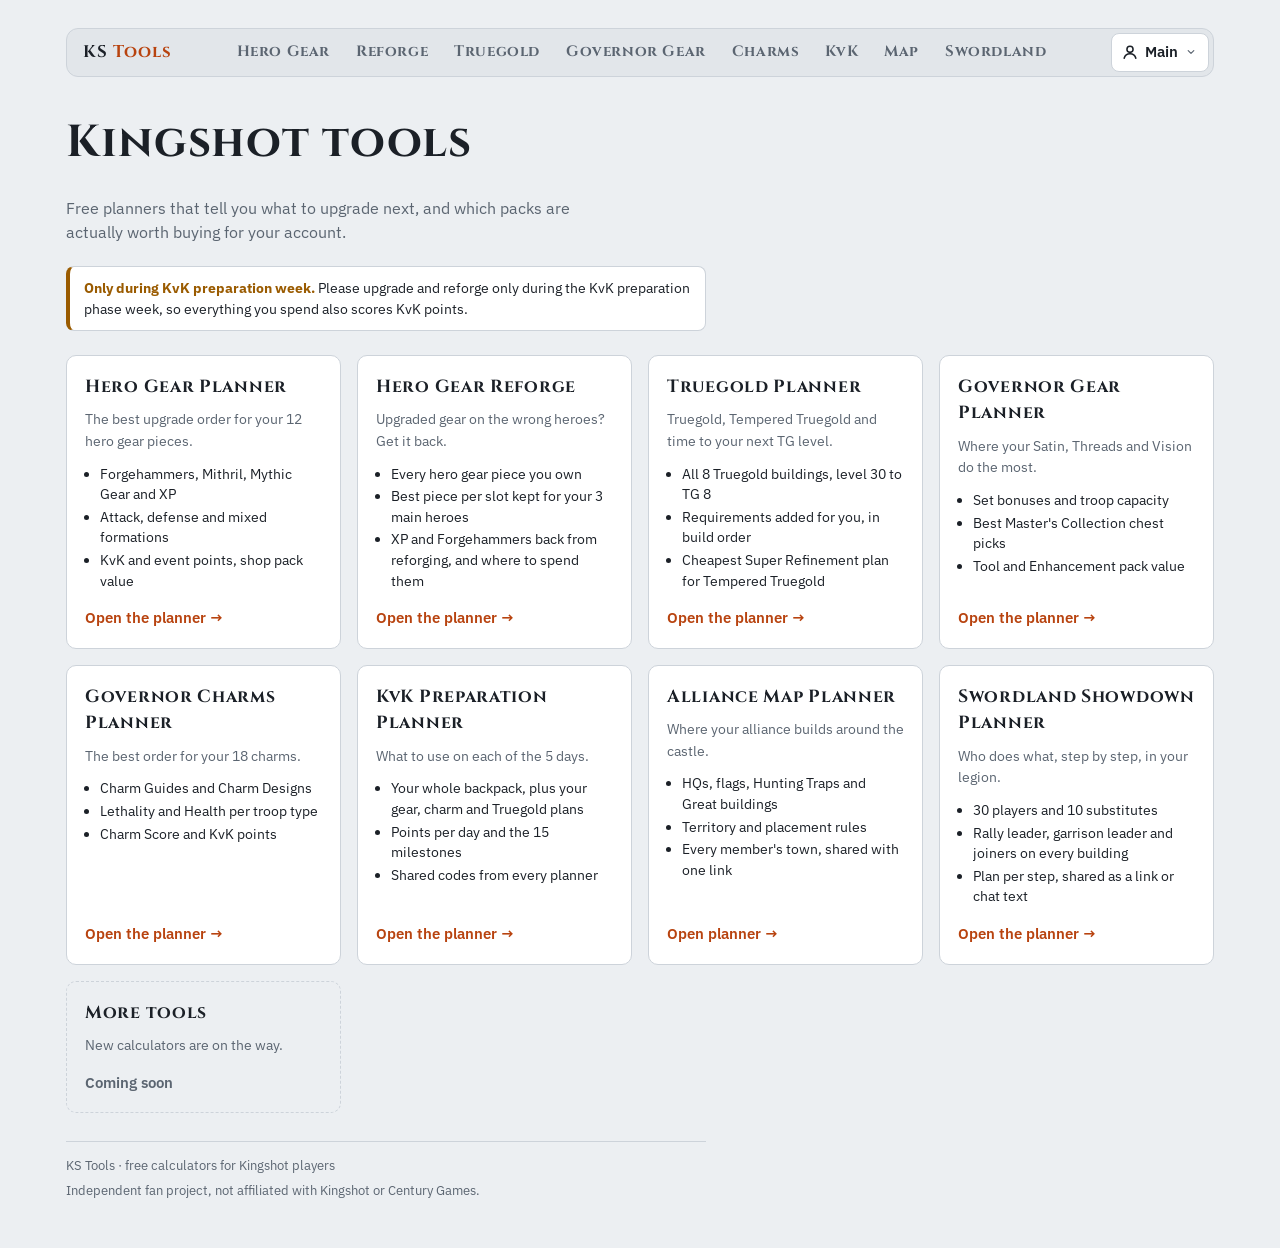
<file: index.html>
<!doctype html>
<html lang="en">
<head>
<meta charset="utf-8">
<meta name="viewport" content="width=device-width, initial-scale=1, viewport-fit=cover">
<title>KS Tools – free Kingshot calculators and planners</title>
<meta name="description" content="Free Kingshot tools: hero gear and governor gear upgrade planners that show the best upgrade order and which shop packs are worth buying.">
<meta property="og:type" content="website">
<meta property="og:title" content="KS Tools – free Kingshot calculators and planners">
<meta property="og:description" content="Free Kingshot tools: hero gear and governor gear upgrade planners that show the best upgrade order and which shop packs are worth buying.">
<link rel="icon" href="data:image/svg+xml,%3Csvg xmlns='http://www.w3.org/2000/svg' viewBox='0 0 32 32'%3E%3Crect width='32' height='32' rx='7' fill='%23b8430f'/%3E%3Cpath d='M9 22l9-12 2 2-9 12zM18 8l6 6' stroke='%23fff' stroke-width='2.5' stroke-linecap='round' fill='none'/%3E%3C/svg%3E">
<link rel="preconnect" href="https://fonts.googleapis.com">
<link rel="preconnect" href="https://fonts.gstatic.com" crossorigin>
<link rel="stylesheet" href="https://fonts.googleapis.com/css2?family=Cinzel:wght@600;700&family=IBM+Plex+Sans:wght@400;500;600&family=IBM+Plex+Mono:wght@400;500&display=swap">
<link rel="stylesheet" href="assets/style.css">
<style>
.hero-home{padding-block:12px 8px;max-width:62ch}
.hero-home h1{font-family:var(--display);font-size:clamp(1.8rem,4.5vw,2.8rem);margin:0 0 8px;text-wrap:balance}
.hero-home p{color:var(--muted);margin:0;font-size:1rem}
.tools{display:grid;grid-template-columns:repeat(auto-fill,minmax(260px,1fr));gap:16px;margin-top:24px}
.tool{display:flex;flex-direction:column;gap:8px;background:var(--panel);border:1px solid var(--line);border-radius:10px;padding:18px;color:var(--ink);text-decoration:none}
.tool:hover{border-color:var(--ember)}
.tool:focus-visible{outline:2px solid var(--ember);outline-offset:2px}
.tool h2{font-family:var(--display);font-size:1.1rem;letter-spacing:.04em;margin:0}
.tool p{margin:0;color:var(--muted);font-size:.9rem}
.tool ul{margin:4px 0 0;padding-left:1.1em;font-size:.86rem;display:flex;flex-direction:column;gap:2px}
.tool .go{margin-top:auto;padding-top:8px;color:var(--ember);font-weight:600}
.tool.soon{border-style:dashed;background:transparent}
.tool.soon .go{color:var(--muted)}
</style>
<script type="speculationrules">{"prefetch":[{"where":{"href_matches":"/*"},"eagerness":"moderate"}]}</script>
</head>
<body>
<div class="wrap">
  <nav class="sitenav" aria-label="Site">
    <a class="brand" href="./">KS <span>Tools</span></a>
    <div class="apptabs"><a href="./hero-gear/">Hero Gear</a><a href="./reforge/">Reforge</a><a href="./truegold/">Truegold</a><a href="./governor-gear/">Governor Gear</a><a href="./charms/">Charms</a><a href="./kvk/">KvK</a><a href="./map/">Map</a><a href="./swordland/">Swordland</a></div>
  </nav>
  <header class="hero-home">
    <h1>Kingshot tools</h1>
    <p>Free planners that tell you what to upgrade next, and which packs are actually worth buying for your account.</p>
  </header>
  <p class="kvk-note" role="note"><b>Only during KvK preparation week.</b> Please upgrade and reforge only during the KvK preparation phase week, so everything you spend also scores KvK points.</p>
  <section class="tools" aria-label="Tools">
    <a class="tool" href="hero-gear/">
      <h2>Hero Gear Planner</h2>
      <p>The best upgrade order for your 12 hero gear pieces.</p>
      <ul><li>Forgehammers, Mithril, Mythic Gear and XP</li><li>Attack, defense and mixed formations</li><li>KvK and event points, shop pack value</li></ul>
      <span class="go">Open the planner →</span>
    </a>
    <a class="tool" href="reforge/">
      <h2>Hero Gear Reforge</h2>
      <p>Upgraded gear on the wrong heroes? Get it back.</p>
      <ul><li>Every hero gear piece you own</li><li>Best piece per slot kept for your 3 main heroes</li><li>XP and Forgehammers back from reforging, and where to spend them</li></ul>
      <span class="go">Open the planner →</span>
    </a>
    <a class="tool" href="truegold/">
      <h2>Truegold Planner</h2>
      <p>Truegold, Tempered Truegold and time to your next TG level.</p>
      <ul><li>All 8 Truegold buildings, level 30 to TG 8</li><li>Requirements added for you, in build order</li><li>Cheapest Super Refinement plan for Tempered Truegold</li></ul>
      <span class="go">Open the planner →</span>
    </a>
    <a class="tool" href="governor-gear/">
      <h2>Governor Gear Planner</h2>
      <p>Where your Satin, Threads and Vision do the most.</p>
      <ul><li>Set bonuses and troop capacity</li><li>Best Master's Collection chest picks</li><li>Tool and Enhancement pack value</li></ul>
      <span class="go">Open the planner →</span>
    </a>
    <a class="tool" href="charms/">
      <h2>Governor Charms Planner</h2>
      <p>The best order for your 18 charms.</p>
      <ul><li>Charm Guides and Charm Designs</li><li>Lethality and Health per troop type</li><li>Charm Score and KvK points</li></ul>
      <span class="go">Open the planner →</span>
    </a>
    <a class="tool" href="kvk/">
      <h2>KvK Preparation Planner</h2>
      <p>What to use on each of the 5 days.</p>
      <ul><li>Your whole backpack, plus your gear, charm and Truegold plans</li><li>Points per day and the 15 milestones</li><li>Shared codes from every planner</li></ul>
      <span class="go">Open the planner →</span>
    </a>
    <a class="tool" href="map/">
<h2>Alliance Map Planner</h2>
<p>Where your alliance builds around the castle.</p>
<ul><li>HQs, flags, Hunting Traps and Great buildings</li><li>Territory and placement rules</li><li>Every member's town, shared with one link</li></ul>
<span class="go">Open planner →</span>
</a>
<a class="tool" href="swordland/">
<h2>Swordland Showdown Planner</h2>
<p>Who does what, step by step, in your legion.</p>
<ul><li>30 players and 10 substitutes</li><li>Rally leader, garrison leader and joiners on every building</li><li>Plan per step, shared as a link or chat text</li></ul>
<span class="go">Open the planner →</span>
</a>
<div class="tool soon">
      <h2>More tools</h2>
      <p>New calculators are on the way.</p>
      <span class="go">Coming soon</span>
    </div>
  </section>
  <footer class="sitefoot"><span>KS Tools · free calculators for Kingshot players</span><span>Independent fan project, not affiliated with Kingshot or Century Games.</span></footer>
</div>

<script src="assets/common.js"></script>
<script>window.KSPage={reload(){}};  /* nothing to reload here: switching game account stays on this page */</script>
<script src="assets/jeabslist.js"></script>
<script src="assets/accounts.js"></script>
</body>
</html>
</file>
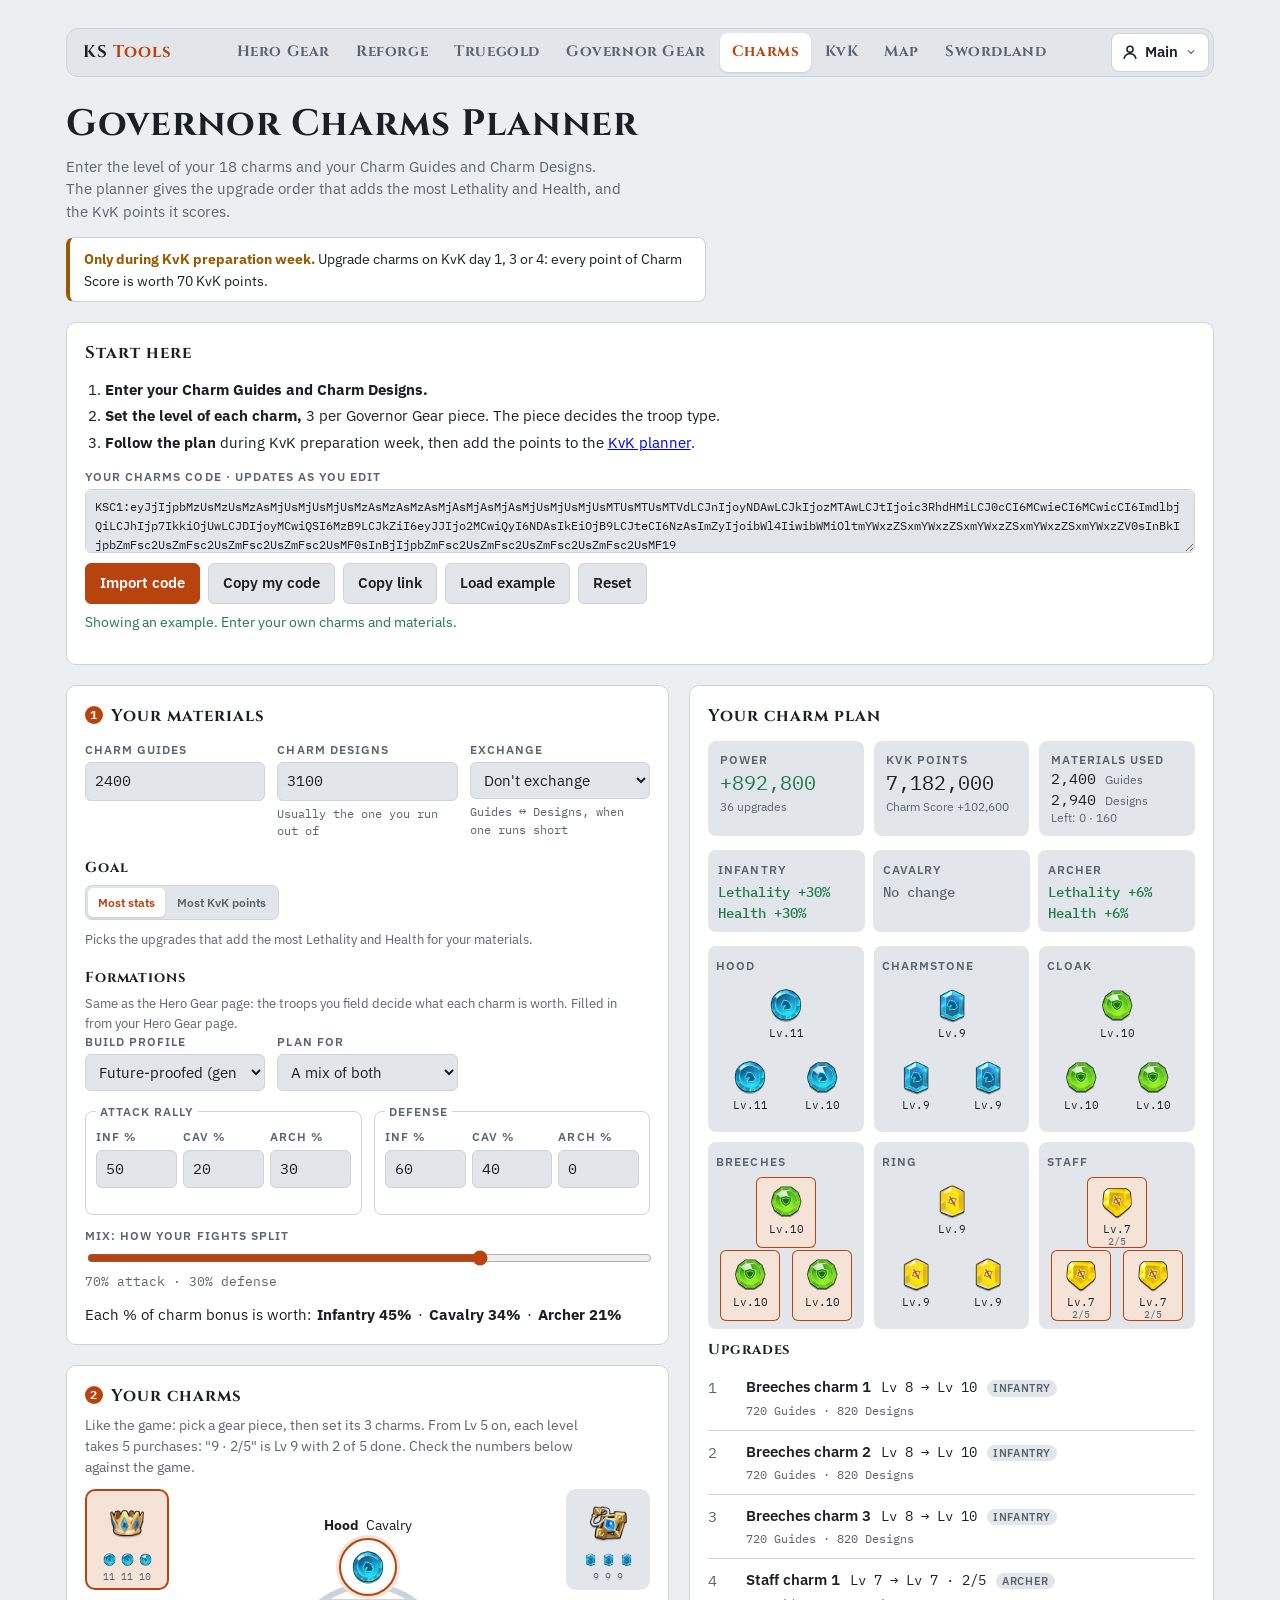
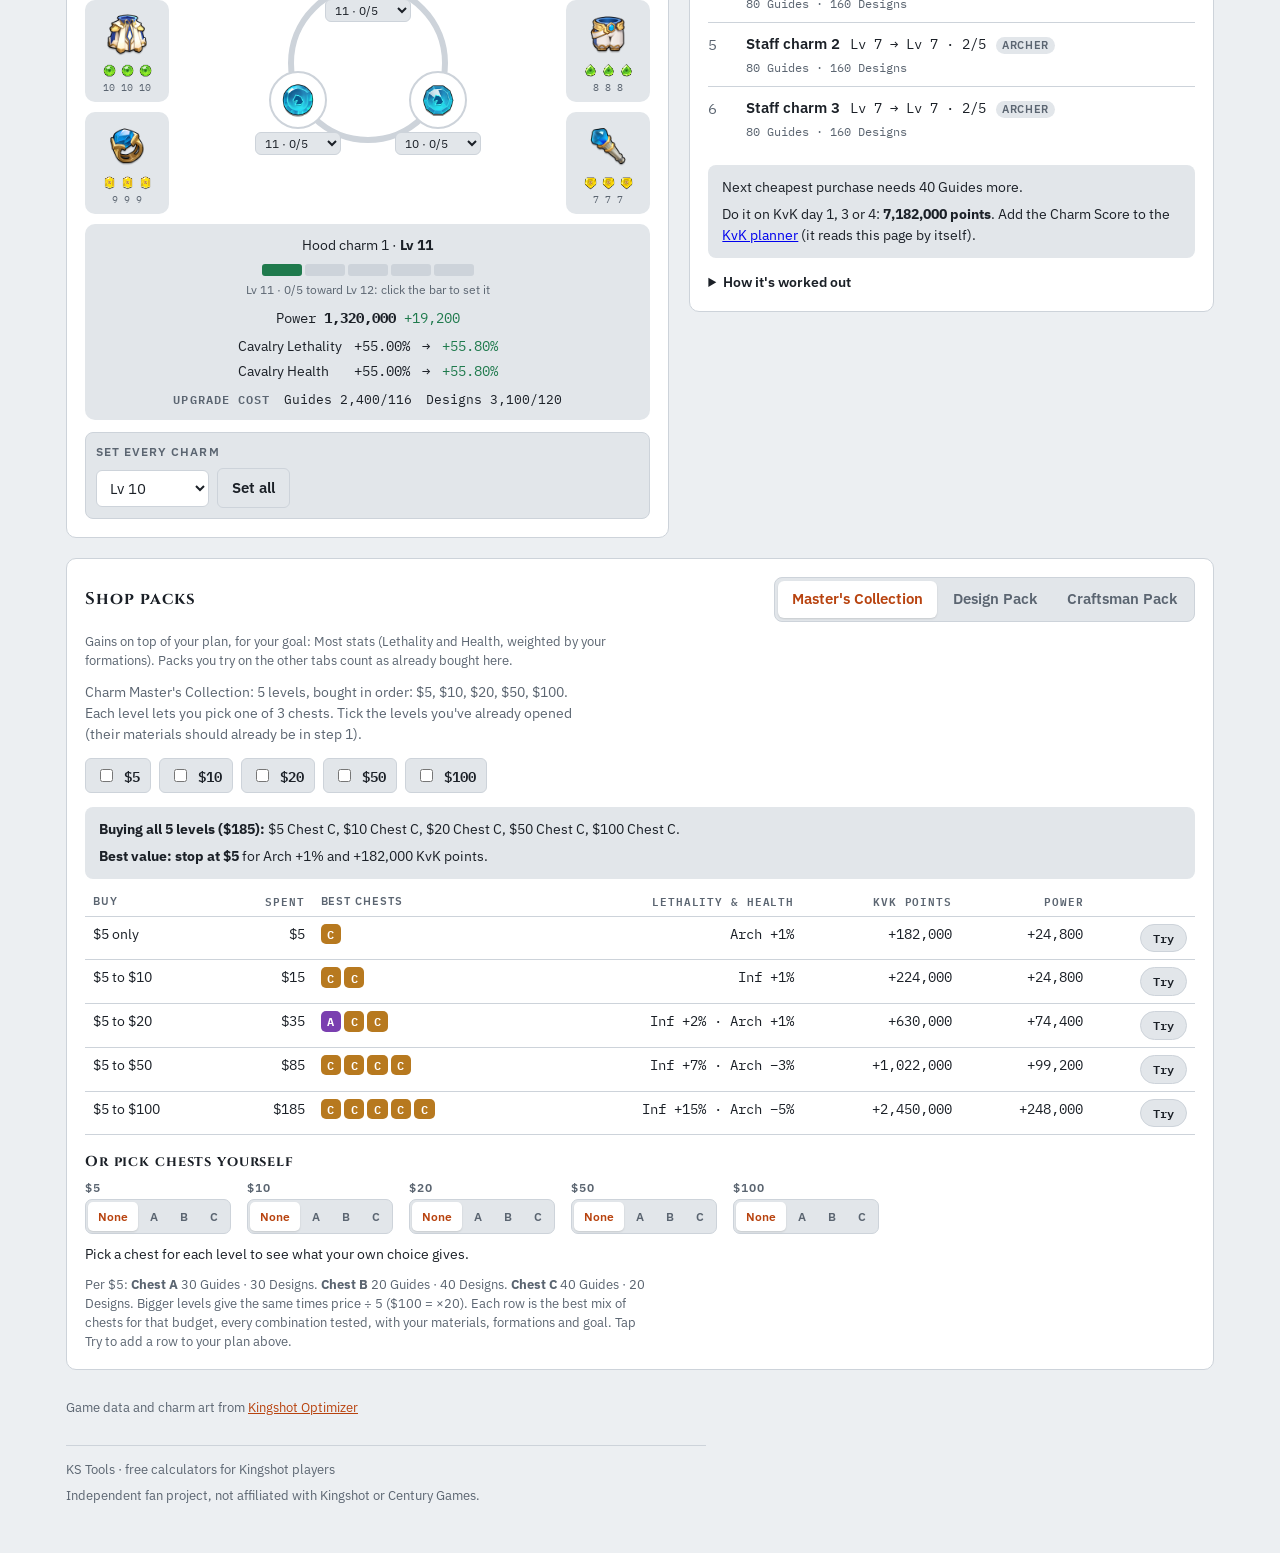
<file: charms/index.html>
<!doctype html>
<html lang="en">
<head>
<meta charset="utf-8">
<meta name="viewport" content="width=device-width, initial-scale=1, viewport-fit=cover">
<title>Kingshot Governor Charms Planner | KS Tools</title>
<meta name="description" content="Free Kingshot Governor Charms calculator: enter your 18 charms and your Charm Guides and Charm Designs, get the best upgrade order, the Lethality and Health you gain and the KvK points it scores.">
<meta property="og:type" content="website">
<meta property="og:title" content="Kingshot Governor Charms Planner | KS Tools">
<meta property="og:description" content="Free Kingshot Governor Charms calculator: enter your 18 charms and your Charm Guides and Charm Designs, get the best upgrade order, the Lethality and Health you gain and the KvK points it scores.">
<link rel="icon" href="data:image/svg+xml,%3Csvg xmlns='http://www.w3.org/2000/svg' viewBox='0 0 32 32'%3E%3Crect width='32' height='32' rx='7' fill='%23b8430f'/%3E%3Cpath d='M9 22l9-12 2 2-9 12zM18 8l6 6' stroke='%23fff' stroke-width='2.5' stroke-linecap='round' fill='none'/%3E%3C/svg%3E">
<link rel="preconnect" href="https://fonts.googleapis.com">
<link rel="preconnect" href="https://fonts.gstatic.com" crossorigin>
<link rel="stylesheet" href="https://fonts.googleapis.com/css2?family=Cinzel:wght@600;700&family=IBM+Plex+Sans:wght@400;500;600&family=IBM+Plex+Mono:wght@400;500&display=swap">
<link rel="stylesheet" href="../assets/style.css">
<script type="speculationrules">{"prefetch":[{"where":{"href_matches":"/*"},"eagerness":"moderate"}]}</script>
</head>
<body>
<div class="wrap">
  <nav class="sitenav" aria-label="Site">
    <a class="brand" href="../">KS <span>Tools</span></a>
    <div class="apptabs"><a href="../hero-gear/">Hero Gear</a><a href="../reforge/">Reforge</a><a href="../truegold/">Truegold</a><a href="../governor-gear/">Governor Gear</a><a href="../charms/" aria-current="page">Charms</a><a href="../kvk/">KvK</a><a href="../map/">Map</a><a href="../swordland/">Swordland</a></div>
  </nav>
  <div id="app-ch">
  <header>
    <div>
      <h1>Governor Charms Planner</h1>
      <p class="lede">Enter the level of your 18 charms and your Charm Guides and Charm Designs. The planner gives the upgrade order that adds the most Lethality and Health, and the KvK points it scores.</p>
    </div>
  </header>
  <p class="kvk-note" role="note"><b>Only during KvK preparation week.</b> Upgrade charms on KvK day 1, 3 or 4: every point of Charm Score is worth 70 KvK points.</p>

  <section class="panel start" aria-labelledby="h-start">
    <h2 id="h-start">Start here</h2>
    <ol class="howto">
      <li><b>Enter your Charm Guides and Charm Designs.</b></li>
      <li><b>Set the level of each charm,</b> 3 per Governor Gear piece. The piece decides the troop type.</li>
      <li><b>Follow the plan</b> during KvK preparation week, then add the points to the <a href="../kvk/">KvK planner</a>.</li>
    </ol>
    <label class="field"><span class="label">Your Charms code · updates as you edit</span>
      <textarea id="code" spellcheck="false" placeholder="Paste a KSC1: code here, then press Import code"></textarea>
    </label>
    <div class="btns" style="margin-top:10px">
      <button id="btn-import" type="button" class="primary">Import code</button>
      <button id="btn-export" type="button">Copy my code</button>
      <button id="btn-link" type="button">Copy link</button>
      <button id="btn-example" type="button">Load example</button>
      <button id="btn-blank" type="button">Reset</button>
    </div>
    <p id="msg" class="msg" role="status"></p>
  </section>

  <div class="grid">
    <div class="col">
      <section class="panel" aria-labelledby="h-mat">
        <h2 id="h-mat"><span class="stepn">1</span>Your materials</h2>
        <div class="res">
          <label class="field"><span class="label">Charm Guides</span><input id="r-g" type="number" min="0" step="1"></label>
          <label class="field"><span class="label">Charm Designs</span><input id="r-d" type="number" min="0" step="1"><span class="hint">Usually the one you run out of</span></label>
          <label class="field"><span class="label">Exchange</span><select id="r-x">
            <option value="0">Don't exchange</option><option value="1">1:1 only · 10 a week</option><option value="2">1:1, then 2:1 · up to 500 a week</option></select>
            <span class="hint">Guides ↔ Designs, when one runs short</span></label>
        </div>
        <h3 class="sub" style="margin-top:18px">Goal</h3>
        <div class="seg" id="mode" role="group" aria-label="Goal">
          <button type="button" data-m="stats">Most stats</button><button type="button" data-m="score">Most KvK points</button>
        </div>
        <div class="res" id="tp-box" style="margin-top:10px">
          <label class="field"><span class="label">KvK points target</span><input id="r-tp" type="number" min="0" step="1000"><span class="hint">Optional: stop once reached</span></label>
        </div>
        <p class="foot" id="mode-foot"></p>
        <h3 class="sub" style="margin-top:18px">Formations</h3>
        <div class="ch-wt" id="wt-box">
        <p class="foot" style="margin-top:0">Same as the Hero Gear page: the troops you field decide what each charm is worth. Filled in from your Hero Gear page.</p>
        <div class="res">
          <label class="field"><span class="label">Build profile</span>
            <select id="w-prof">
              <option value="growth">Early Game Growth (PvE)</option>
              <option value="combat">Early Game Combat (PvP 50/20/30)</option>
              <option value="gen4">Future-proofed (gen 4+)</option>
              <option value="flat">Unweighted</option>
            </select></label>
          <label class="field"><span class="label">Plan for</span>
            <select id="w-for">
              <option value="att">Attack rally</option>
              <option value="def">Defense</option>
              <option value="mix">A mix of both</option>
            </select></label>
        </div>
        <div class="forms" style="margin-top:12px">
          <fieldset><legend class="label">Attack rally</legend>
            <div class="fr"><label class="field"><span class="label">Inf %</span><input id="fa-I" data-w="att" data-t="I" type="number" min="0" max="100"></label>
            <label class="field"><span class="label">Cav %</span><input id="fa-C" data-w="att" data-t="C" type="number" min="0" max="100"></label>
            <label class="field"><span class="label">Arch %</span><input id="fa-A" data-w="att" data-t="A" type="number" min="0" max="100"></label></div>
            <small class="fs" id="fs-att"></small></fieldset>
          <fieldset><legend class="label">Defense</legend>
            <div class="fr"><label class="field"><span class="label">Inf %</span><input id="fd-I" data-w="def" data-t="I" type="number" min="0" max="100"></label>
            <label class="field"><span class="label">Cav %</span><input id="fd-C" data-w="def" data-t="C" type="number" min="0" max="100"></label>
            <label class="field"><span class="label">Arch %</span><input id="fd-A" data-w="def" data-t="A" type="number" min="0" max="100"></label></div>
            <small class="fs" id="fs-def"></small></fieldset>
        </div>
        <label class="field mixf" id="mixf"><span class="label">Mix: how your fights split</span>
          <input id="w-mix" type="range" min="0" max="100" step="5"><span class="mixo" id="mix-o"></span></label>
        <p class="gv-wout" id="wout"></p>
        </div>
      </section>

      <section class="panel" aria-labelledby="h-ch">
        <h2 id="h-ch"><span class="stepn">2</span>Your charms</h2>
        <p class="lede" style="margin:-6px 0 10px;font-size:.88rem">Like the game: pick a gear piece, then set its 3 charms. From Lv 5 on, each level takes 5 purchases: "9 · 2/5" is Lv 9 with 2 of 5 done. Check the numbers below against the game.</p>
        <div id="pieces"></div>
        <div class="tg-setall">
          <span class="label">Set every charm</span>
          <select id="all-l" aria-label="Set every charm's level"></select>
          <button type="button" id="all-go">Set all</button>
        </div>
      </section>
    </div>

    <div class="col">
      <section class="panel results" aria-labelledby="h-plan">
        <h2 id="h-plan">Your charm plan</h2>
        <div class="summary">
          <div class="stat"><div class="label">Power</div><div class="v up" id="s-pw">—</div><div class="tg-sub" id="s-pw2"></div></div>
          <div class="stat"><div class="label">KvK points</div><div class="v" id="s-kvk">—</div><div class="tg-sub" id="s-kvk2"></div></div>
          <div class="stat"><div class="label">Materials used</div><div class="v ch-mat" id="s-mat">—</div><div class="tg-sub" id="s-mat2"></div></div>
        </div>
        <div class="cartbar" id="cart" hidden></div>
        <div id="gains" class="ch-gains"></div>
        <div id="tiles" class="ch-tiles"></div>
        <h3 class="sub" id="steps-h">Upgrades</h3>
        <ol class="plan" id="steps"></ol>
        <button type="button" id="more" hidden>Show all steps</button>
        <div class="notes" id="notes"></div>
        <details>
          <summary>How it's worked out</summary>
          <p>Costs, Lethality and Health per level and Charm Score come from Kingshot Optimizer's Governor Charms reference. Every charm gives its troop type the same bonus to both Lethality and Health; which slot it's in doesn't matter. Maxing one charm (Lv 1 → 22) takes 10,880 Charm Guides and 19,200 Charm Designs and gives +99%.</p>
          <p>The plan buys one purchase at a time: the one that adds the most per material, where each material is priced by how scarce it is for you right now (cost ÷ amount left², like Kingshot Optimizer). Charm Designs run out first for most players, so levels that are cheap in Designs come first. "Most KvK points" picks by Charm Score instead: it often pushes a few charms very high, which scores well but isn't the best for your account.</p>
          <p>Exchanges cover a shortfall with the other material: 1:1 for the first 10 a week in each direction, then 2:1 for up to 500 more.</p>
          <p>KvK points: 70 per Charm Score on day 1 (City Construction), day 3 (Pet Training) and day 4 (Hero Development).</p>
        </details>
      </section>
    </div>
  </div>

  <section class="panel shop" aria-labelledby="h-shop" style="margin-top:20px">
    <div class="shop-head">
      <h2 id="h-shop">Shop packs</h2>
      <div class="gvtabs" id="shop-tabs" role="tablist" aria-label="Pack type">
        <button type="button" role="tab" id="tab-m" data-tab="m" aria-controls="tp-m">Master's Collection</button>
        <button type="button" role="tab" id="tab-des" data-tab="des" aria-controls="tp-des">Design Pack</button>
        <button type="button" role="tab" id="tab-cra" data-tab="cra" aria-controls="tp-cra">Craftsman Pack</button>
      </div>
    </div>
    <p class="foot" id="shop-unit" style="margin:-4px 0 12px"></p>
    <div class="tabpanel" id="tp-m" role="tabpanel" aria-labelledby="tab-m" data-shop="m">
    <p class="lede" style="margin:0 0 12px;font-size:.88rem">Charm Master's Collection: 5 levels, bought in order: $5, $10, $20, $50, $100. Each level lets you pick one of 3 chests. Tick the levels you've already opened (their materials should already be in step 1).</p>
    <div class="bought">
      <label class="pk"><input type="checkbox" id="m-0"><span>$5</span></label>
      <label class="pk"><input type="checkbox" id="m-1"><span>$10</span></label>
      <label class="pk"><input type="checkbox" id="m-2"><span>$20</span></label>
      <label class="pk"><input type="checkbox" id="m-3"><span>$50</span></label>
      <label class="pk"><input type="checkbox" id="m-4"><span>$100</span></label>
    </div>
    <div id="m-verdict" class="notes"></div>
    <div class="tbl"><table id="m-table">
      <thead><tr><th>Buy</th><th class="r">Spent</th><th>Best chests</th><th class="r">Lethality &amp; Health</th><th class="r">KvK points</th><th class="r">Power</th><th></th></tr></thead>
      <tbody></tbody></table></div>
    <h3 class="sub" style="margin-top:16px">Or pick chests yourself</h3>
    <div class="lvpicks" id="m-pick"></div>
    <p class="gv-selgain" id="m-selgain"></p>
    <p class="foot">Per $5: <b>Chest A</b> 30 Guides · 30 Designs. <b>Chest B</b> 20 Guides · 40 Designs. <b>Chest C</b> 40 Guides · 20 Designs. Bigger levels give the same times price ÷ 5 ($100 = ×20). Each row is the best mix of chests for that budget, every combination tested, with your materials, formations and goal. Tap Try to add a row to your plan above.</p>
    </div>
    <div class="tabpanel" id="tp-des" role="tabpanel" aria-labelledby="tab-des" data-shop="des" hidden>
    <p class="lede" style="margin:0 0 12px;font-size:.88rem">Charm Design Pack, bought in order: $5, $10, $20, $50, then $100 up to 20 times. Tick what you've already bought (its materials should already be in step 1).</p>
    <div class="bought">
      <label class="pk"><input type="checkbox" id="des-0"><span>$5</span></label>
      <label class="pk"><input type="checkbox" id="des-1"><span>$10</span></label>
      <label class="pk"><input type="checkbox" id="des-2"><span>$20</span></label>
      <label class="pk"><input type="checkbox" id="des-3"><span>$50</span></label>
      <label class="pk pk-n"><span>$100 bought</span><input type="number" id="des-4" min="0" max="20" step="1"></label>
    </div>
    <div id="des-verdict" class="notes"></div>
    <div class="tbl"><table id="des-table">
      <thead><tr><th>Next pack</th><th class="r">Spent</th><th class="r">Gives</th><th class="r">Lethality &amp; Health</th><th class="r">KvK points</th><th class="r">Power</th><th></th></tr></thead>
      <tbody></tbody></table></div>
    <p class="foot">Per $5: 16 Designs. Bigger packs give the same times price ÷ 5. Each row is everything up to that pack, on top of your plan. Tap Try to add packs up to that row to your plan above.</p>
    </div>
    <div class="tabpanel" id="tp-cra" role="tabpanel" aria-labelledby="tab-cra" data-shop="cra" hidden>
    <p class="lede" style="margin:0 0 12px;font-size:.88rem">Charm Craftsman Pack, bought in order: $5, $10, $20, $50, then $100 up to 20 times. Tick what you've already bought (its materials should already be in step 1).</p>
    <div class="bought">
      <label class="pk"><input type="checkbox" id="cra-0"><span>$5</span></label>
      <label class="pk"><input type="checkbox" id="cra-1"><span>$10</span></label>
      <label class="pk"><input type="checkbox" id="cra-2"><span>$20</span></label>
      <label class="pk"><input type="checkbox" id="cra-3"><span>$50</span></label>
      <label class="pk pk-n"><span>$100 bought</span><input type="number" id="cra-4" min="0" max="20" step="1"></label>
    </div>
    <div id="cra-verdict" class="notes"></div>
    <div class="tbl"><table id="cra-table">
      <thead><tr><th>Next pack</th><th class="r">Spent</th><th class="r">Gives</th><th class="r">Lethality &amp; Health</th><th class="r">KvK points</th><th class="r">Power</th><th></th></tr></thead>
      <tbody></tbody></table></div>
    <p class="foot">Per $5: 24 Guides · 8 Designs. Bigger packs give the same times price ÷ 5. Each row is everything up to that pack, on top of your plan. Tap Try to add packs up to that row to your plan above.</p>
    </div>
  </section>

  <footer>Game data and charm art from <a href="https://kingshotoptimizer.com/charms/references/" target="_blank" rel="noopener">Kingshot Optimizer</a></footer>
  </div>
  <footer class="sitefoot"><span>KS Tools · free calculators for Kingshot players</span><span>Independent fan project, not affiliated with Kingshot or Century Games.</span></footer>
</div>
<script src="../assets/common.js"></script>
<script src="../assets/jeabslist.js"></script>
<script src="../assets/accounts.js"></script>
<script src="../assets/governor-gear-data.js"></script>
<script src="../assets/charms-model.js"></script>
<script src="../assets/charms.js"></script>
</body>
</html>
</file>
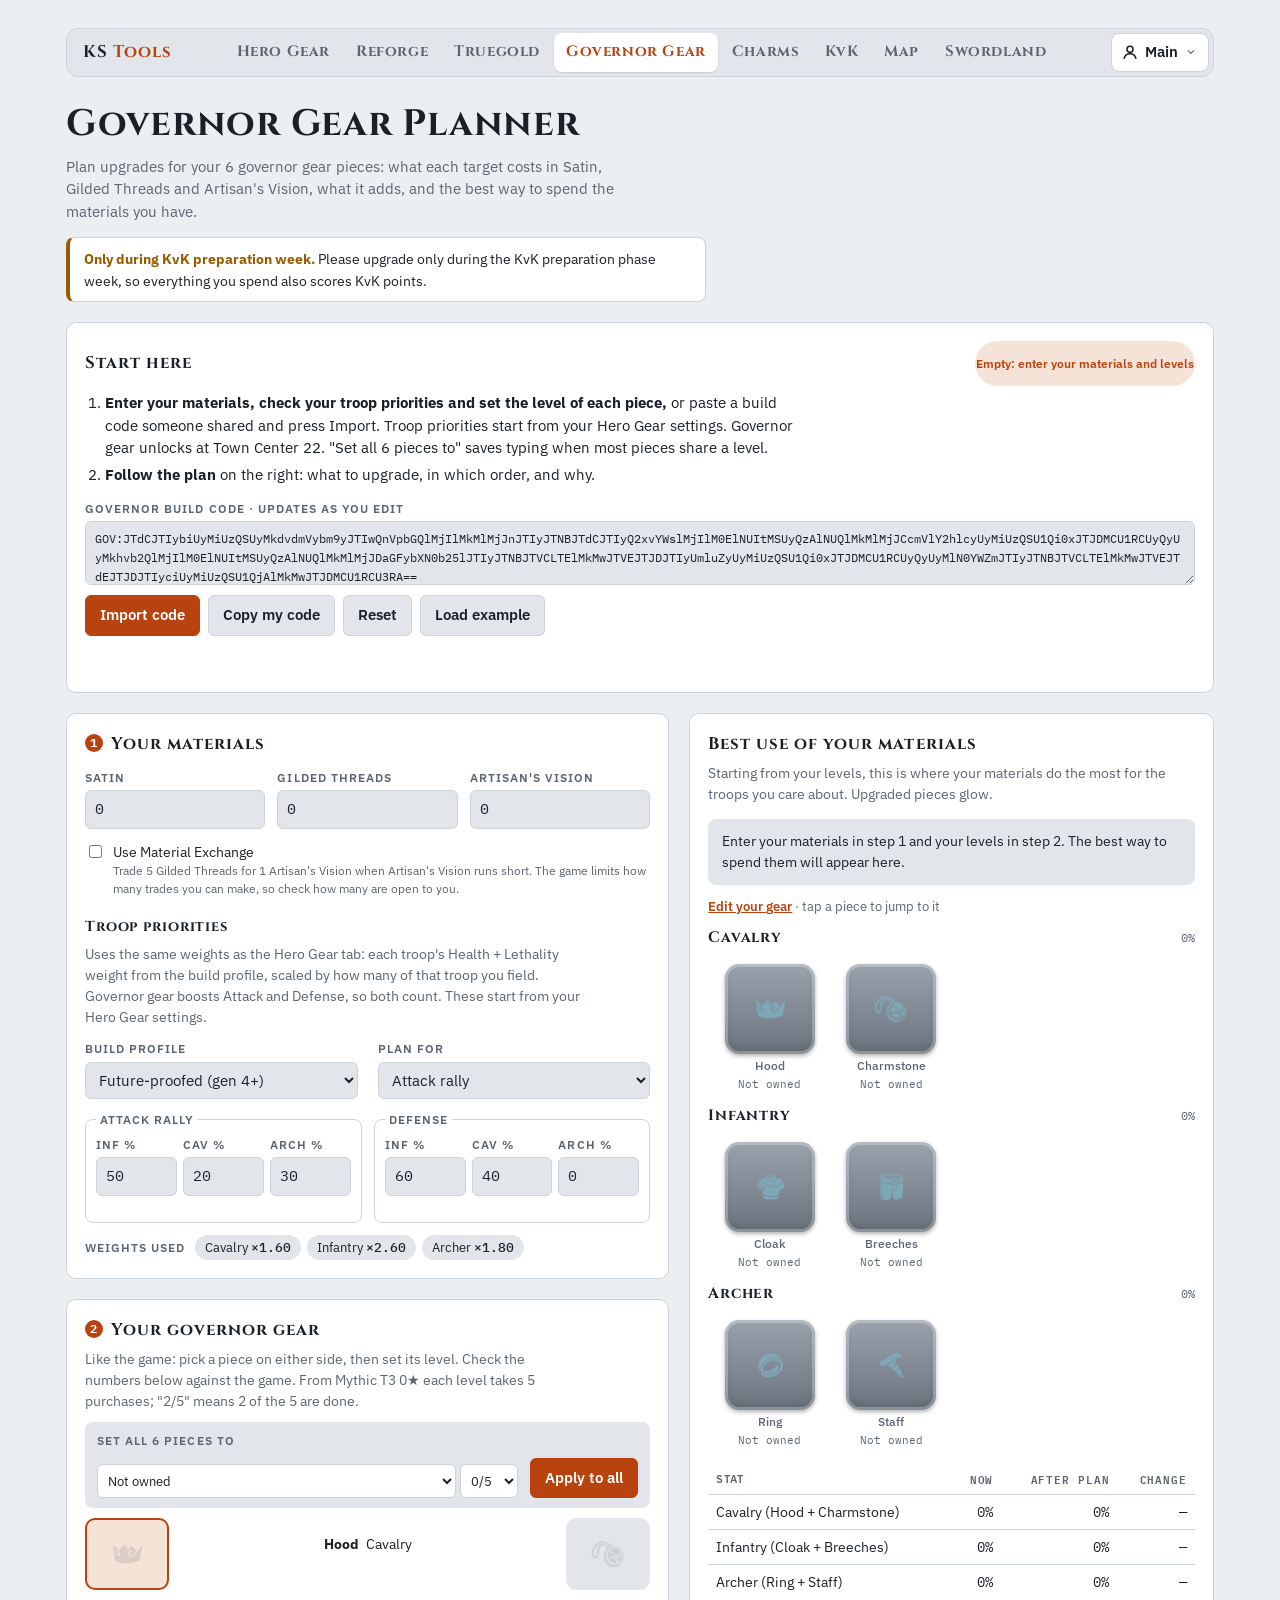
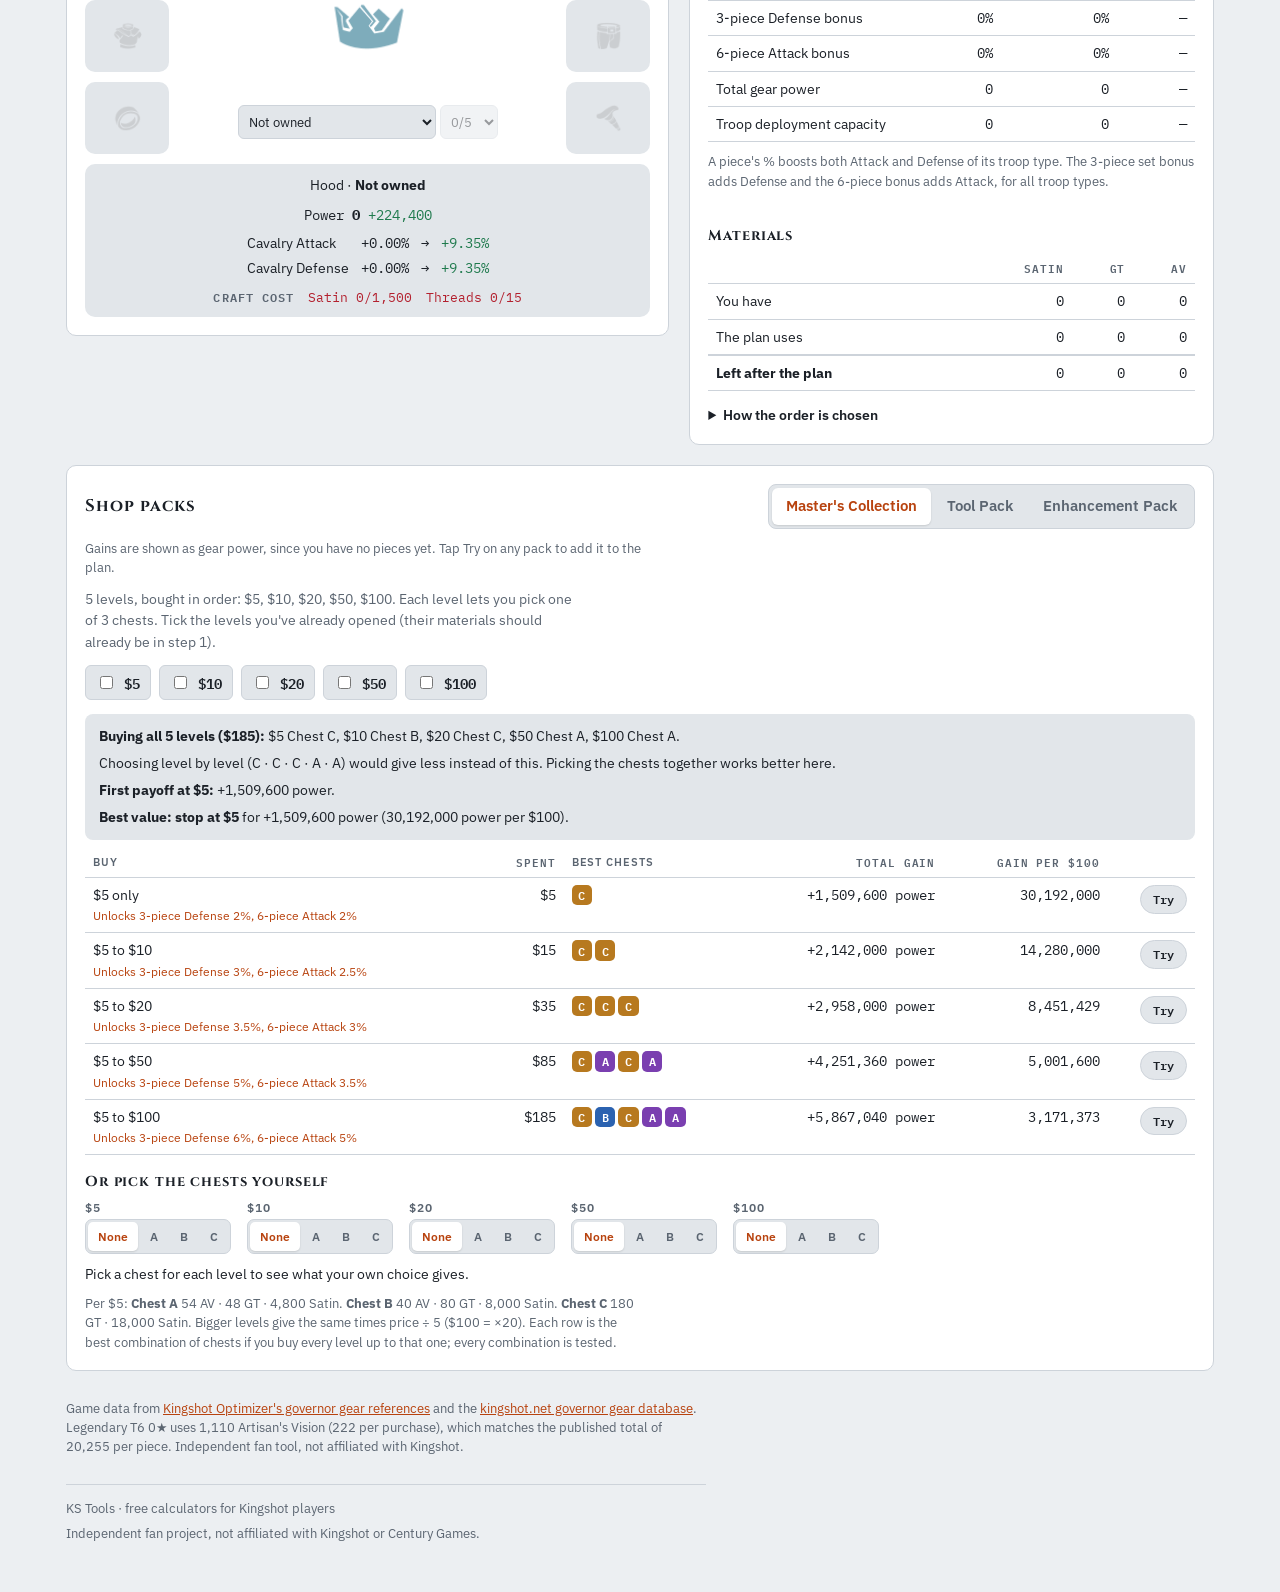
<file: governor-gear/index.html>
<!doctype html>
<html lang="en">
<head>
<meta charset="utf-8">
<meta name="viewport" content="width=device-width, initial-scale=1, viewport-fit=cover">
<title>Kingshot Governor Gear Planner – Satin, Threads & Vision calculator | KS Tools</title>
<meta name="description" content="Free Kingshot governor gear calculator: enter your Satin, Gilded Threads and Artisan's Vision and get the best upgrade order, set bonuses, and the best Master's Collection chests to pick.">
<meta property="og:type" content="website">
<meta property="og:title" content="Kingshot Governor Gear Planner – Satin, Threads & Vision calculator | KS Tools">
<meta property="og:description" content="Free Kingshot governor gear calculator: enter your Satin, Gilded Threads and Artisan's Vision and get the best upgrade order, set bonuses, and the best Master's Collection chests to pick.">
<link rel="icon" href="data:image/svg+xml,%3Csvg xmlns='http://www.w3.org/2000/svg' viewBox='0 0 32 32'%3E%3Crect width='32' height='32' rx='7' fill='%23b8430f'/%3E%3Cpath d='M9 22l9-12 2 2-9 12zM18 8l6 6' stroke='%23fff' stroke-width='2.5' stroke-linecap='round' fill='none'/%3E%3C/svg%3E">
<link rel="preconnect" href="https://fonts.googleapis.com">
<link rel="preconnect" href="https://fonts.gstatic.com" crossorigin>
<link rel="stylesheet" href="https://fonts.googleapis.com/css2?family=Cinzel:wght@600;700&family=IBM+Plex+Sans:wght@400;500;600&family=IBM+Plex+Mono:wght@400;500&display=swap">
<link rel="stylesheet" href="../assets/style.css">
<script type="speculationrules">{"prefetch":[{"where":{"href_matches":"/*"},"eagerness":"moderate"}]}</script>
</head>
<body>
<div class="wrap">
  <nav class="sitenav" aria-label="Site">
    <a class="brand" href="../">KS <span>Tools</span></a>
    <div class="apptabs"><a href="../hero-gear/">Hero Gear</a><a href="../reforge/">Reforge</a><a href="../truegold/">Truegold</a><a href="../governor-gear/" aria-current="page">Governor Gear</a><a href="../charms/">Charms</a><a href="../kvk/">KvK</a><a href="../map/">Map</a><a href="../swordland/">Swordland</a></div>
  </nav>
<div id="app-gov">
  <header>
    <div>
      <h1>Governor Gear Planner</h1>
      <p class="lede">Plan upgrades for your 6 governor gear pieces: what each target costs in Satin, Gilded Threads and Artisan's Vision, what it adds, and the best way to spend the materials you have.</p>
    </div>
  </header>
  <p class="kvk-note" role="note"><b>Only during KvK preparation week.</b> Please upgrade only during the KvK preparation phase week, so everything you spend also scores KvK points.</p>

  <section class="panel start" aria-labelledby="gv-h-start">
    <div class="start-head">
      <h2 id="gv-h-start">Start here</h2>
      <span class="acct" id="gv-acct" role="status"></span>
    </div>
    <ol class="howto">
      <li><b>Enter your materials, check your troop priorities and set the level of each piece,</b> or paste a build code someone shared and press Import. Troop priorities start from your Hero Gear settings. Governor gear unlocks at Town Center 22. "Set all 6 pieces to" saves typing when most pieces share a level.</li>
      <li><b>Follow the plan</b> on the right: what to upgrade, in which order, and why.</li>
    </ol>
    <label class="field" style="margin-top:4px"><span class="label">Governor build code · updates as you edit</span>
      <textarea id="gv-code" spellcheck="false" placeholder="Paste a GOV: code here, then press Import code"></textarea>
    </label>
    <div class="btns" style="margin-top:10px">
      <button id="gv-import" type="button" class="primary">Import code</button>
      <button id="gv-export" type="button">Copy my code</button>
      <button id="gv-blank" type="button">Reset</button>
      <button id="gv-example" type="button">Load example</button>
    </div>
    <p id="gv-msg" class="msg" role="status"></p>
  </section>

  <div class="grid">
    <div class="col">
      <section class="panel" aria-labelledby="gv-h-inv">
        <h2 id="gv-h-inv"><span class="stepn">1</span>Your materials</h2>
        <div class="gv-inv">
          <label class="field"><span class="label">Satin</span><input id="gv-satin" type="number" min="0" step="100"></label>
          <label class="field"><span class="label">Gilded Threads</span><input id="gv-gt" type="number" min="0" step="1"></label>
          <label class="field"><span class="label">Artisan's Vision</span><input id="gv-av" type="number" min="0" step="1"></label>
        </div>
        <label class="check"><input id="gv-exch" type="checkbox">
          <span>Use Material Exchange<small>Trade 5 Gilded Threads for 1 Artisan's Vision when Artisan's Vision runs short. The game limits how many trades you can make, so check how many are open to you.</small></span>
        </label>
        <h3 class="sub" style="margin-top:18px">Troop priorities</h3>
        <p class="lede" style="margin:0 0 12px;font-size:.88rem">Uses the same weights as the Hero Gear tab: each troop's Health + Lethality weight from the build profile, scaled by how many of that troop you field. Governor gear boosts Attack and Defense, so both count. These start from your Hero Gear settings.</p>
        <div class="opts" style="margin-top:0">
          <label class="field"><span class="label">Build profile</span>
            <select id="gv-prof">
              <option value="growth">Early Game Growth (PvE)</option>
              <option value="combat">Early Game Combat (PvP 50/20/30)</option>
              <option value="gen4">Future-proofed (gen 4+)</option>
              <option value="flat">Unweighted</option>
            </select></label>
          <label class="field"><span class="label">Plan for</span>
            <select id="gv-for">
              <option value="att">Attack rally</option>
              <option value="def">Defense</option>
              <option value="mix">A mix of both</option>
            </select></label>
        </div>
        <div class="forms" style="margin-top:12px">
          <fieldset><legend class="label">Attack rally</legend>
            <div class="fr"><label class="field"><span class="label">Inf %</span><input id="gv-fa-I" type="number" min="0" max="100"></label>
            <label class="field"><span class="label">Cav %</span><input id="gv-fa-C" type="number" min="0" max="100"></label>
            <label class="field"><span class="label">Arch %</span><input id="gv-fa-A" type="number" min="0" max="100"></label></div>
            <small class="fs" id="gv-fs-att"></small></fieldset>
          <fieldset><legend class="label">Defense</legend>
            <div class="fr"><label class="field"><span class="label">Inf %</span><input id="gv-fd-I" type="number" min="0" max="100"></label>
            <label class="field"><span class="label">Cav %</span><input id="gv-fd-C" type="number" min="0" max="100"></label>
            <label class="field"><span class="label">Arch %</span><input id="gv-fd-A" type="number" min="0" max="100"></label></div>
            <small class="fs" id="gv-fs-def"></small></fieldset>
        </div>
        <label class="field mixf" id="gv-mixf"><span class="label">Mix: how your fights split</span>
          <input id="gv-mix" type="range" min="0" max="100" step="5"><span class="mixo" id="gv-mix-o"></span></label>
        <p class="gv-wout" id="gv-wout"></p>
      </section>

      <section class="panel" aria-labelledby="gv-h-pieces">
        <h2 id="gv-h-pieces"><span class="stepn">2</span>Your governor gear</h2>
        <p class="lede" style="margin:-6px 0 10px;font-size:.88rem">Like the game: pick a piece on either side, then set its level. Check the numbers below against the game. From Mythic T3 0★ each level takes 5 purchases; "2/5" means 2 of the 5 are done.</p>
        <div class="gv-all">
          <span class="label">Set all 6 pieces to</span>
          <div class="sel2"><select id="gv-all-l" aria-label="Level for all pieces"></select><select id="gv-all-s" class="st" aria-label="Purchases toward the next level"></select></div>
          <div class="btns"><button id="gv-all-now" type="button" class="primary">Apply to all</button></div>
        </div>
        <div id="gv-pieces"></div>
      </section>
    </div>

    <div class="col">
      <section class="panel results" aria-labelledby="gv-h-res">
        <h2 id="gv-h-res">Best use of your materials<span class="upd" role="status" aria-live="polite">Updating plan…</span></h2>
        <p class="lede" style="margin:-6px 0 12px;font-size:.88rem">Starting from your levels, this is where your materials do the most for the troops you care about. Upgraded pieces glow.</p>
        <div class="cartbar" id="gv-cart" hidden></div>
        <div id="gv-opt-sum" class="notes"></div>
        <p class="editlink" style="margin-top:12px"><a href="#gv-h-pieces">Edit your gear</a> · tap a piece to jump to it</p>
        <div class="preview" id="gv-cards" aria-label="Your governor gear after the plan"></div>
        <div class="tbl"><table id="gv-sum">
          <thead><tr><th>Stat</th><th class="r">Now</th><th class="r">After plan</th><th class="r">Change</th></tr></thead>
          <tbody></tbody></table></div>
        <p class="foot">A piece's % boosts both Attack and Defense of its troop type. The 3-piece set bonus adds Defense and the 6-piece bonus adds Attack, for all troop types.</p>
        <div class="why" id="gv-why" hidden></div>
        <h3 class="sub" id="gv-steps-h" style="margin-top:16px">Steps</h3>
        <ol class="plan" id="gv-plan"></ol>
        <div class="btns" style="margin-top:8px"><button id="gv-more" type="button" hidden></button></div>
        <h3 class="sub" style="margin-top:16px">Materials</h3>
        <div class="tbl"><table id="gv-mat">
          <thead><tr><th></th><th class="r">Satin</th><th class="r">GT</th><th class="r">AV</th></tr></thead>
          <tbody></tbody></table></div>
        <details>
          <summary>How the order is chosen</summary>
          <p>Each pick is the purchase, or short group of purchases, with the best weighted gain per material spent. A piece's % counts twice, for the Attack and the Defense of its troop type, times that troop's weight. Set bonuses help every troop type, so they count once per troop. Materials are weighted by scarcity: each one costs (amount used × amount you started with ÷ amount left²), so a material that is running low counts for more.</p>
          <p>To avoid stopping just short of a set bonus, the planner also looks ahead: it tries finishing the current level, the level after, and raising the pieces needed for the next 3-piece and 6-piece set bonus together.</p>
        </details>
      </section>
    </div>
  </div>

  <div class="full">
    <section class="panel shop" aria-labelledby="gv-h-shop">
      <div class="shop-head">
        <h2 id="gv-h-shop">Shop packs</h2>
        <div class="gvtabs" role="tablist" aria-label="Pack type">
          <button type="button" role="tab" id="gvtab-master" data-tab="master" aria-controls="gvtp-master">Master's Collection</button>
          <button type="button" role="tab" id="gvtab-tool" data-tab="tool" aria-controls="gvtp-tool">Tool Pack</button>
          <button type="button" role="tab" id="gvtab-enh" data-tab="enh" aria-controls="gvtp-enh">Enhancement Pack</button>
        </div>
      </div>
      <p class="foot" id="gv-shop-unit" style="margin:-4px 0 12px"></p>
      <div class="cartbar" id="gv-cart2" hidden></div>

      <div class="tabpanel" id="gvtp-master" role="tabpanel" aria-labelledby="gvtab-master">
        <p class="lede" style="margin:0 0 12px;font-size:.88rem">5 levels, bought in order: $5, $10, $20, $50, $100. Each level lets you pick one of 3 chests. Tick the levels you've already opened (their materials should already be in step 1).</p>
        <div class="bought">
          <label class="pk"><input type="checkbox" id="gvm-0"><span>$5</span></label>
          <label class="pk"><input type="checkbox" id="gvm-1"><span>$10</span></label>
          <label class="pk"><input type="checkbox" id="gvm-2"><span>$20</span></label>
          <label class="pk"><input type="checkbox" id="gvm-3"><span>$50</span></label>
          <label class="pk"><input type="checkbox" id="gvm-4"><span>$100</span></label>
        </div>
        <div id="gvm-verdict" class="notes"></div>
        <div class="tbl"><table id="gvm-table">
          <thead><tr><th>Buy</th><th class="r">Spent</th><th>Best chests</th><th class="r">Total gain</th><th class="r">Gain per $100</th><th></th></tr></thead>
          <tbody></tbody></table></div>
        <h3 class="sub" style="margin-top:16px">Or pick the chests yourself</h3>
        <div class="lvpicks" id="gvm-pick"></div>
        <p class="gv-selgain" id="gvm-selgain"></p>
        <p class="foot">Per $5: <b>Chest A</b> 54 AV · 48 GT · 4,800 Satin. <b>Chest B</b> 40 AV · 80 GT · 8,000 Satin. <b>Chest C</b> 180 GT · 18,000 Satin. Bigger levels give the same times price ÷ 5 ($100 = ×20). Each row is the best combination of chests if you buy every level up to that one; every combination is tested.</p>
      </div>

      <div class="tabpanel" id="gvtp-tool" role="tabpanel" aria-labelledby="gvtab-tool">
        <p class="lede" style="margin:0 0 12px;font-size:.88rem">Governor Gear Tool Pack, bought in order: $5, $10, $20, $50, then $100 up to 20 times. Tick what you've already bought (its materials should already be in step 1).</p>
        <div class="bought">
          <label class="pk"><input type="checkbox" id="gvt-5"><span>$5</span></label>
          <label class="pk"><input type="checkbox" id="gvt-10"><span>$10</span></label>
          <label class="pk"><input type="checkbox" id="gvt-20"><span>$20</span></label>
          <label class="pk"><input type="checkbox" id="gvt-50"><span>$50</span></label>
          <label class="pk pk-n"><span>$100 bought</span><input type="number" id="gvt-100" min="0" max="20" step="1"></label>
        </div>
        <div id="gvt-verdict" class="notes"></div>
        <div class="tbl"><table id="gvt-table">
          <thead><tr><th>Next pack</th><th class="r">Spent</th><th class="r">Gives</th><th class="r">Total gain</th><th class="r">This pack</th><th class="r">Gain per $100</th><th></th></tr></thead>
          <tbody></tbody></table></div>
        <p class="foot">Per $5: 54 GT · 5,400 Satin. Bigger packs give the same times price ÷ 5.</p>
      </div>

      <div class="tabpanel" id="gvtp-enh" role="tabpanel" aria-labelledby="gvtab-enh">
        <p class="lede" style="margin:0 0 12px;font-size:.88rem">Governor Gear Enhancement Pack, bought in order: $5, $10, $20, $50, then $100 up to 20 times. Tick what you've already bought (its materials should already be in step 1).</p>
        <div class="bought">
          <label class="pk"><input type="checkbox" id="gve-5"><span>$5</span></label>
          <label class="pk"><input type="checkbox" id="gve-10"><span>$10</span></label>
          <label class="pk"><input type="checkbox" id="gve-20"><span>$20</span></label>
          <label class="pk"><input type="checkbox" id="gve-50"><span>$50</span></label>
          <label class="pk pk-n"><span>$100 bought</span><input type="number" id="gve-100" min="0" max="20" step="1"></label>
        </div>
        <div id="gve-verdict" class="notes"></div>
        <div class="tbl"><table id="gve-table">
          <thead><tr><th>Next pack</th><th class="r">Spent</th><th class="r">Gives</th><th class="r">Total gain</th><th class="r">This pack</th><th class="r">Gain per $100</th><th></th></tr></thead>
          <tbody></tbody></table></div>
        <p class="foot">Per $5: 35 AV · 18 GT · 1,800 Satin. Bigger packs give the same times price ÷ 5.</p>
      </div>
    </section>
  </div>

  <footer>Game data from <a href="https://kingshotoptimizer.com/governor-gear/references" target="_blank" rel="noopener">Kingshot Optimizer's governor gear references</a> and the <a href="https://kingshot.net/database/governor-gear" target="_blank" rel="noopener">kingshot.net governor gear database</a>. Legendary T6 0★ uses 1,110 Artisan's Vision (222 per purchase), which matches the published total of 20,255 per piece. Independent fan tool, not affiliated with Kingshot.</footer>
</div>
  <footer class="sitefoot"><span>KS Tools · free calculators for Kingshot players</span><span>Independent fan project, not affiliated with Kingshot or Century Games.</span></footer>
</div>
<script src="../assets/common.js"></script>
<script src="../assets/jeabslist.js"></script>
<script src="../assets/accounts.js"></script>
<script src="../assets/governor-gear-data.js"></script>
<script src="../assets/charms-model.js"></script>
<script src="../assets/governor-gear.js"></script>
</body>
</html>
</file>
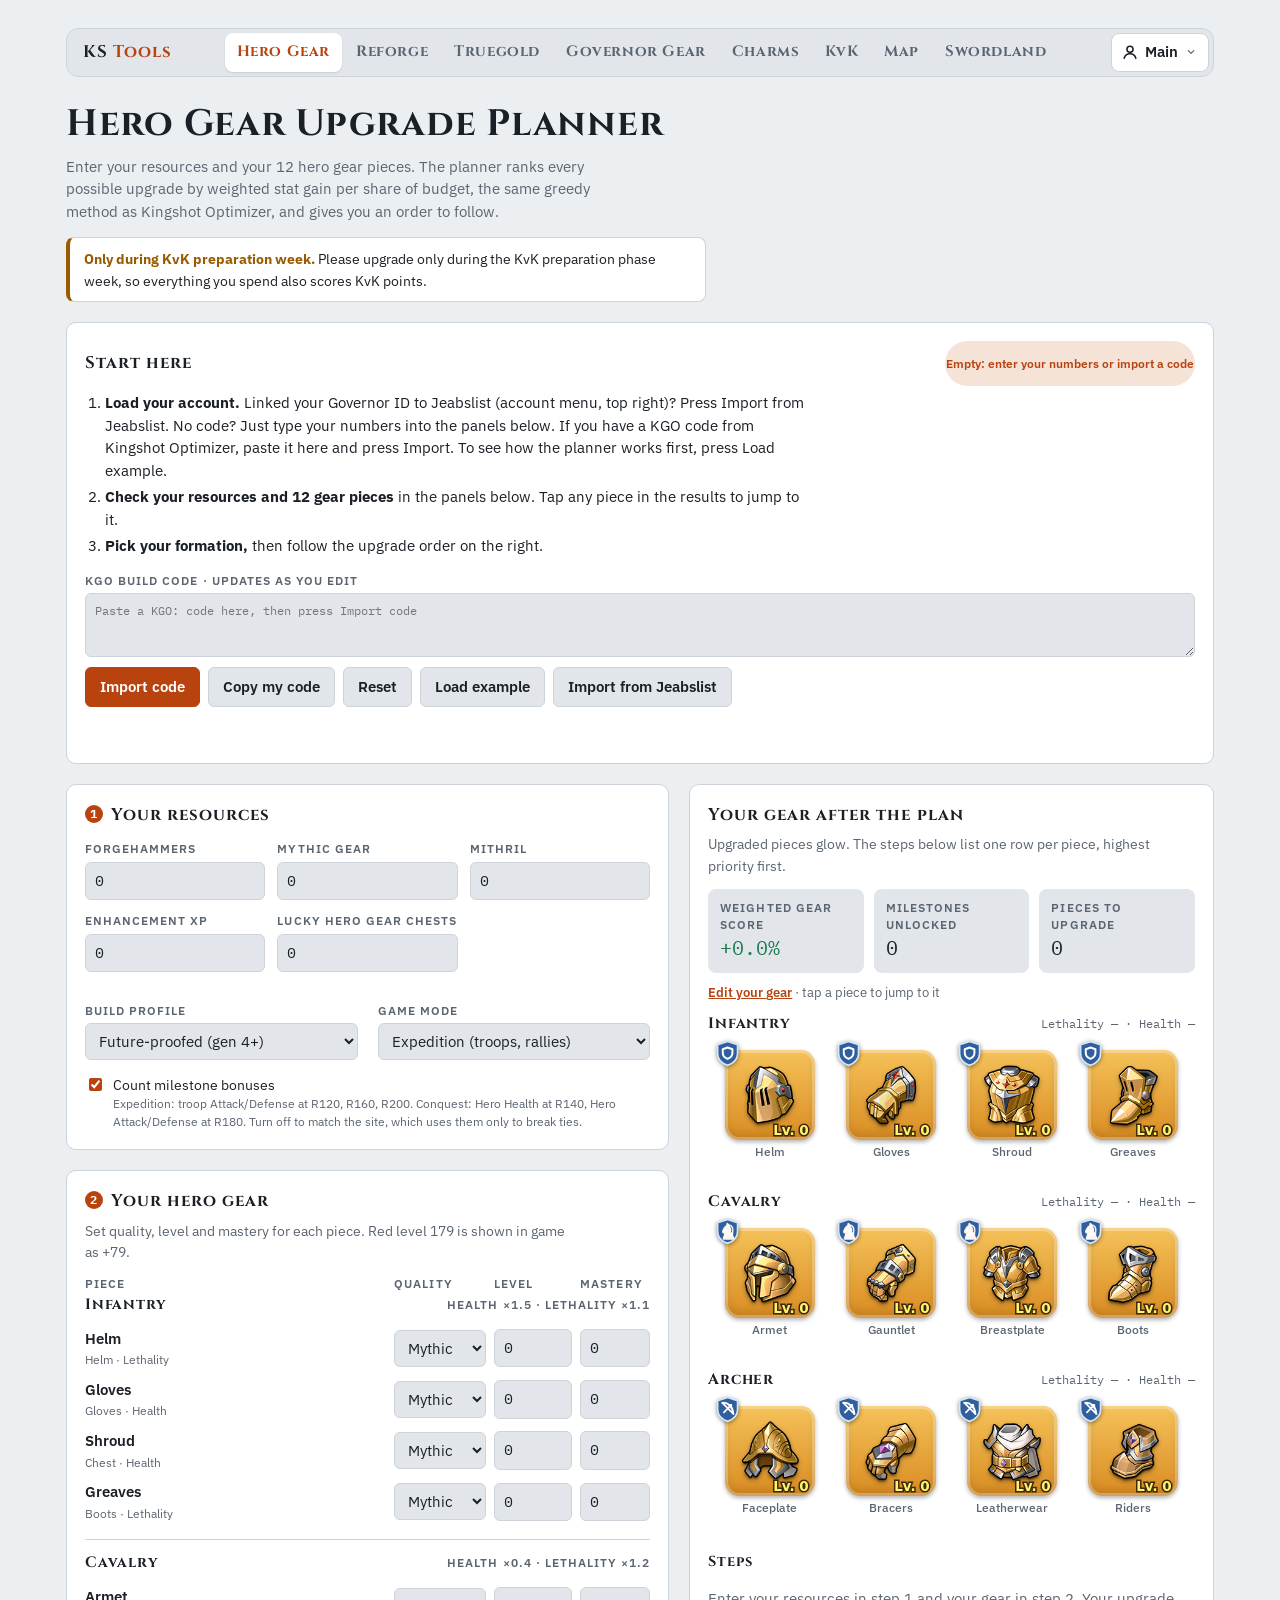
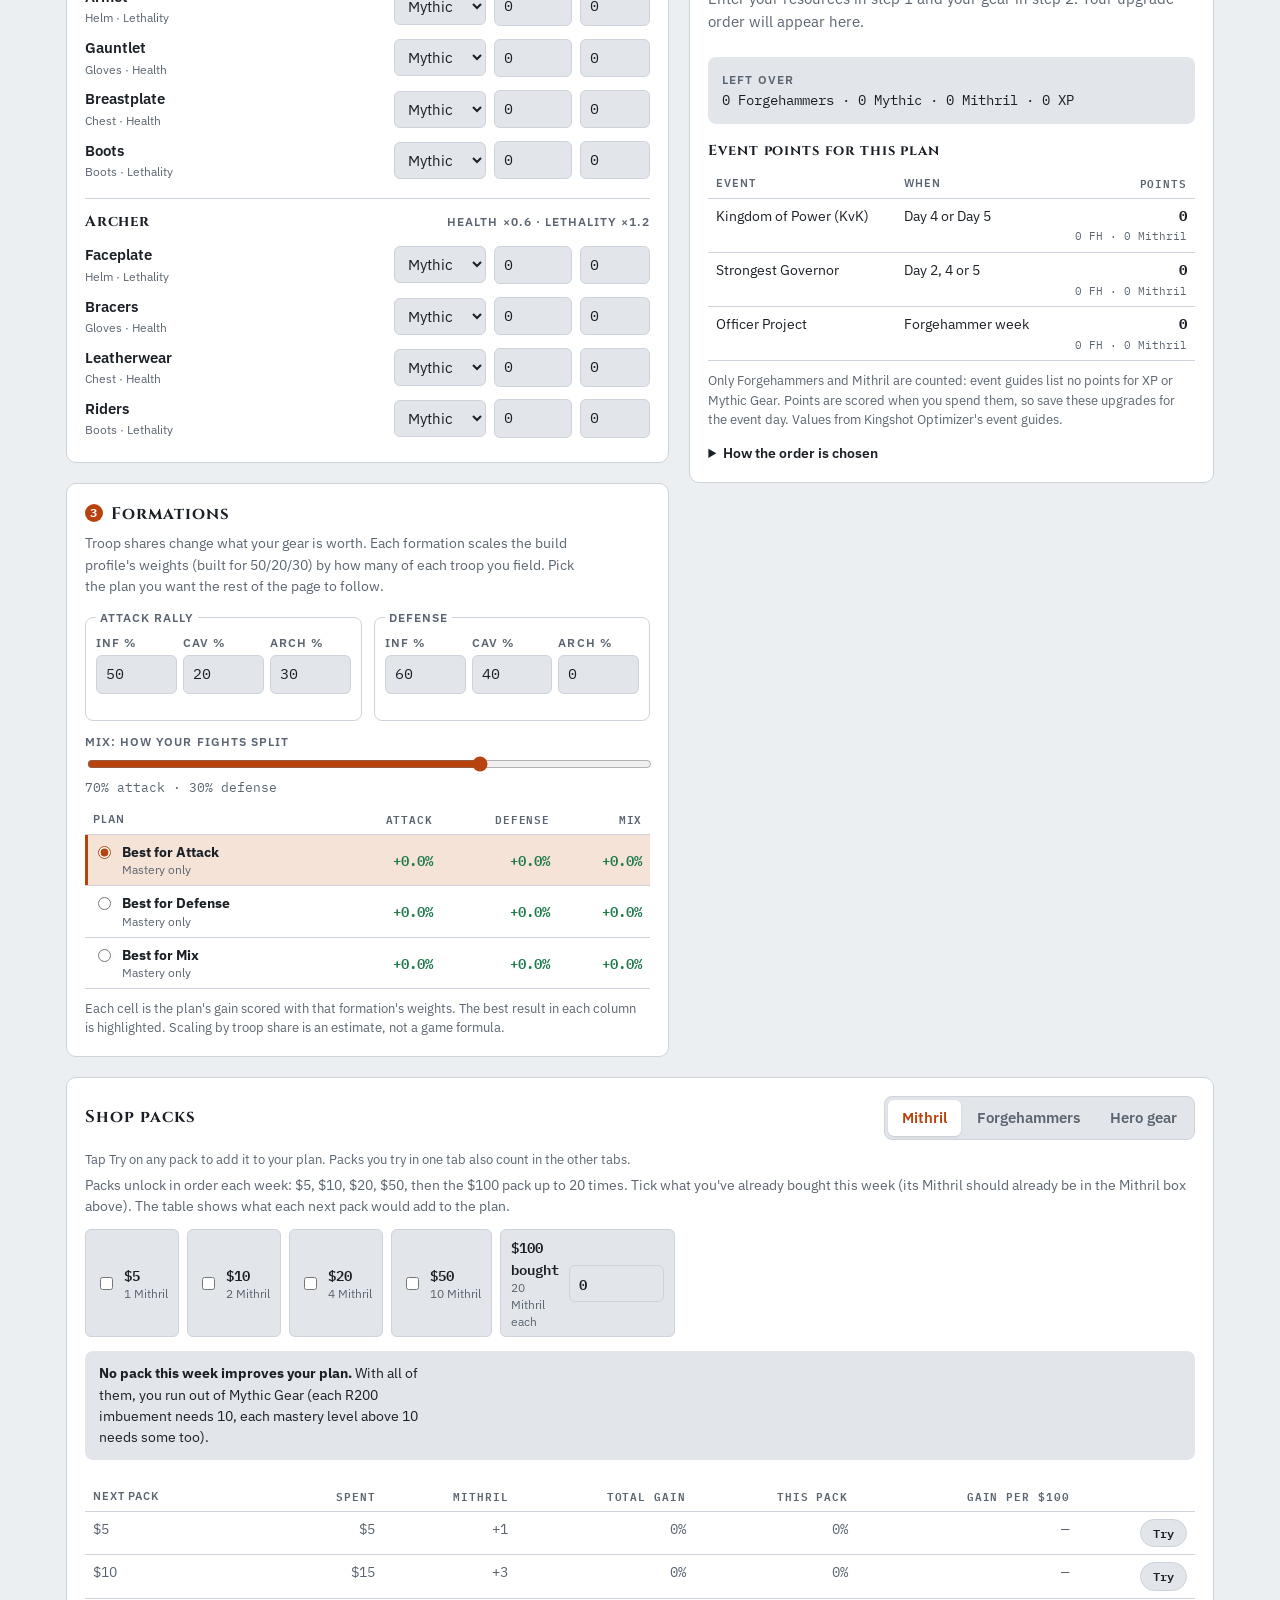
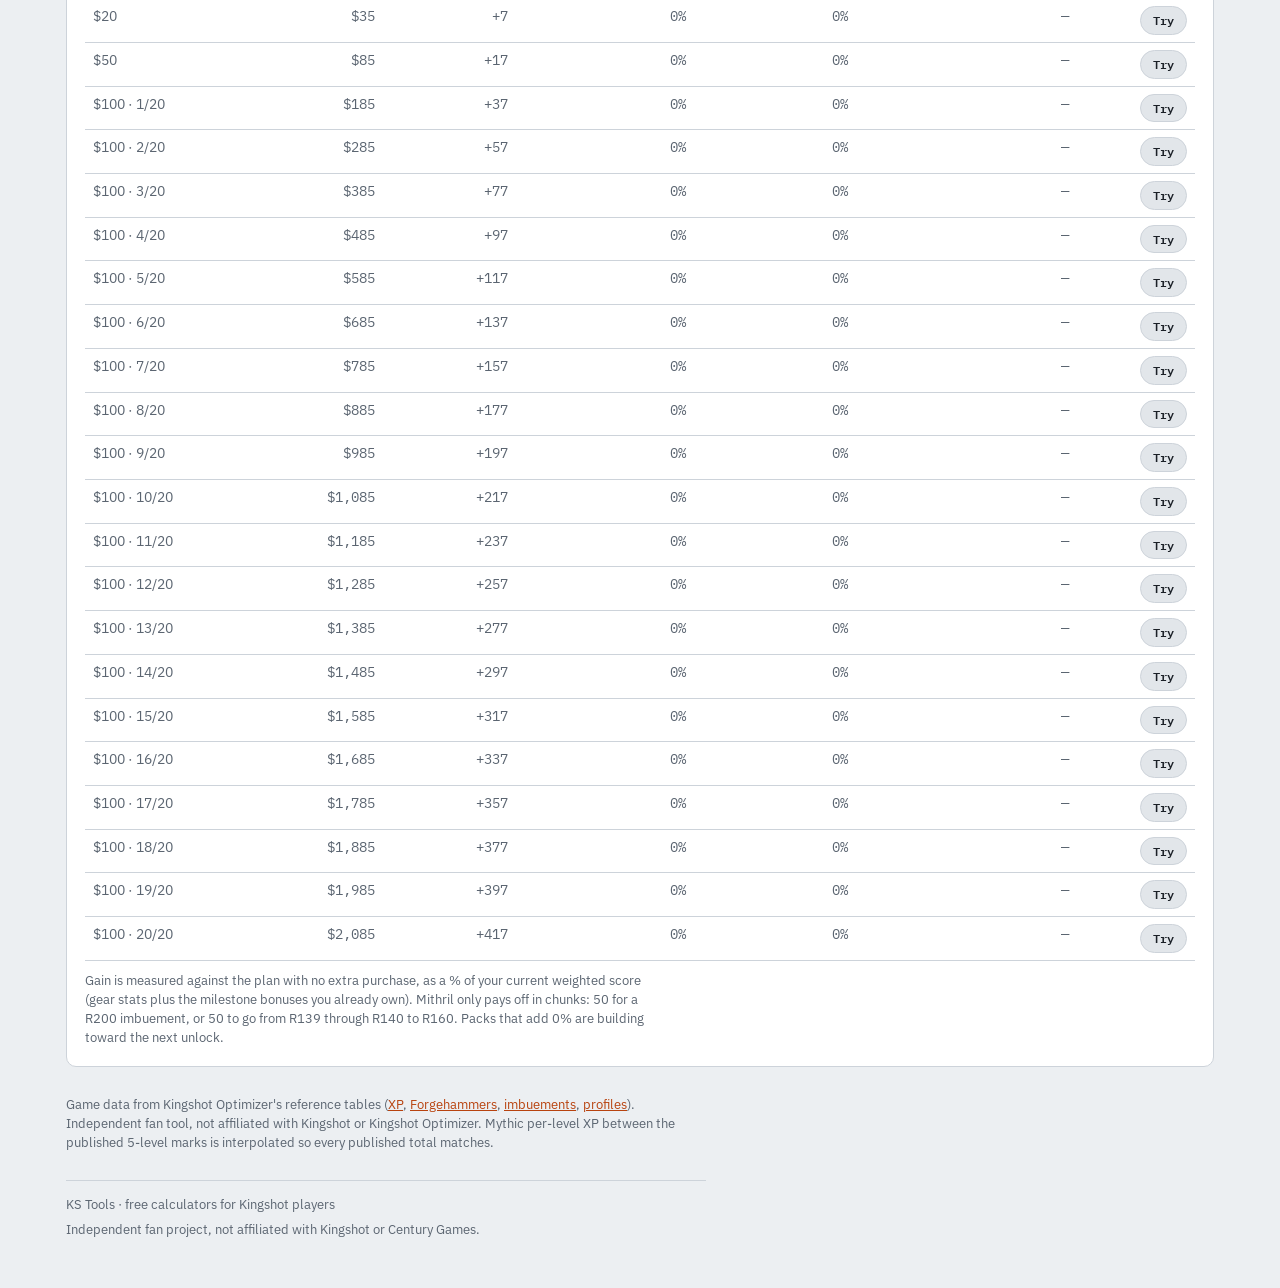
<file: hero-gear/index.html>
<!doctype html>
<html lang="en">
<head>
<meta charset="utf-8">
<meta name="viewport" content="width=device-width, initial-scale=1, viewport-fit=cover">
<title>Kingshot Hero Gear Planner – best upgrade order | KS Tools</title>
<meta name="description" content="Free Kingshot hero gear calculator: enter your Forgehammers, Mithril, Mythic Gear and XP and get the best upgrade order, formation comparison, event points and which shop packs are worth buying.">
<meta property="og:type" content="website">
<meta property="og:title" content="Kingshot Hero Gear Planner – best upgrade order | KS Tools">
<meta property="og:description" content="Free Kingshot hero gear calculator: enter your Forgehammers, Mithril, Mythic Gear and XP and get the best upgrade order, formation comparison, event points and which shop packs are worth buying.">
<link rel="icon" href="data:image/svg+xml,%3Csvg xmlns='http://www.w3.org/2000/svg' viewBox='0 0 32 32'%3E%3Crect width='32' height='32' rx='7' fill='%23b8430f'/%3E%3Cpath d='M9 22l9-12 2 2-9 12zM18 8l6 6' stroke='%23fff' stroke-width='2.5' stroke-linecap='round' fill='none'/%3E%3C/svg%3E">
<link rel="preconnect" href="https://fonts.googleapis.com">
<link rel="preconnect" href="https://fonts.gstatic.com" crossorigin>
<link rel="stylesheet" href="https://fonts.googleapis.com/css2?family=Cinzel:wght@600;700&family=IBM+Plex+Sans:wght@400;500;600&family=IBM+Plex+Mono:wght@400;500&display=swap">
<link rel="stylesheet" href="../assets/style.css">
<script type="speculationrules">{"prefetch":[{"where":{"href_matches":"/*"},"eagerness":"moderate"}]}</script>
</head>
<body>
<div class="wrap">
  <nav class="sitenav" aria-label="Site">
    <a class="brand" href="../">KS <span>Tools</span></a>
    <div class="apptabs"><a href="../hero-gear/" aria-current="page">Hero Gear</a><a href="../reforge/">Reforge</a><a href="../truegold/">Truegold</a><a href="../governor-gear/">Governor Gear</a><a href="../charms/">Charms</a><a href="../kvk/">KvK</a><a href="../map/">Map</a><a href="../swordland/">Swordland</a></div>
  </nav>
  <div id="app-hero">
  <header>
    <div>
      <h1>Hero Gear Upgrade Planner</h1>
      <p class="lede">Enter your resources and your 12 hero gear pieces. The planner ranks every possible upgrade by weighted stat gain per share of budget, the same greedy method as Kingshot Optimizer, and gives you an order to follow.</p>
    </div>
  </header>
  <p class="kvk-note" role="note"><b>Only during KvK preparation week.</b> Please upgrade only during the KvK preparation phase week, so everything you spend also scores KvK points.</p>

  <section class="panel start" aria-labelledby="h-start">
    <div class="start-head">
      <h2 id="h-start">Start here</h2>
      <span class="acct" id="acct" role="status"></span>
    </div>
    <ol class="howto">
      <li><b>Load your account.</b> Linked your Governor ID to Jeabslist (account menu, top right)? Press Import from Jeabslist. No code? Just type your numbers into the panels below. If you have a KGO code from Kingshot Optimizer, paste it here and press Import. To see how the planner works first, press Load example.</li>
      <li><b>Check your resources and 12 gear pieces</b> in the panels below. Tap any piece in the results to jump to it.</li>
      <li><b>Pick your formation,</b> then follow the upgrade order on the right.</li>
    </ol>
    <label class="field"><span class="label">KGO build code · updates as you edit</span>
      <textarea id="code" spellcheck="false" placeholder="Paste a KGO: code here, then press Import code"></textarea>
    </label>
    <div class="btns" style="margin-top:10px">
      <button id="btn-import" type="button" class="primary">Import code</button>
      <button id="btn-export" type="button">Copy my code</button>
      <button id="btn-blank" type="button">Reset</button>
      <button id="btn-reset" type="button">Load example</button>
      <button id="btn-jl" type="button">Import from Jeabslist</button>
    </div>
    <p id="share-msg" class="msg" role="status"></p>
    <div id="jl-pick" class="jl-pick" hidden></div>
  </section>

  <div class="grid">
    <div class="col">
      <section class="panel" aria-labelledby="h-res">
        <h2 id="h-res"><span class="stepn">1</span>Your resources</h2>
        <div class="res">
          <label class="field"><span class="label">Forgehammers</span><input id="r-fh" type="number" min="0" step="1"></label>
          <label class="field"><span class="label">Mythic Gear</span><input id="r-myth" type="number" min="0" step="1"></label>
          <label class="field"><span class="label">Mithril</span><input id="r-mith" type="number" min="0" step="1"></label>
          <label class="field"><span class="label">Enhancement XP</span><input id="r-xp" type="number" min="0" step="10"></label>
          <label class="field"><span class="label">Lucky Hero Gear Chests</span><input id="r-ch" type="number" min="0" step="1"><span class="hint" id="ch-hint"></span></label>
        </div>
        <div class="opts">
          <label class="field"><span class="label">Build profile</span>
            <select id="profile">
              <option value="growth">Early Game Growth (PvE)</option>
              <option value="combat">Early Game Combat (PvP 50/20/30)</option>
              <option value="gen4">Future-proofed (gen 4+)</option>
              <option value="flat">Unweighted</option>
            </select>
          </label>
          <label class="field"><span class="label">Game mode</span>
            <select id="mode">
              <option value="exp">Expedition (troops, rallies)</option>
              <option value="conq">Conquest (heroes)</option>
            </select>
          </label>
          <label class="check"><input id="ms" type="checkbox">
            <span>Count milestone bonuses<small>Expedition: troop Attack/Defense at R120, R160, R200. Conquest: Hero Health at R140, Hero Attack/Defense at R180. Turn off to match the site, which uses them only to break ties.</small></span>
          </label>
        </div>
      </section>

      <section class="panel" aria-labelledby="h-gear">
        <h2 id="h-gear"><span class="stepn">2</span>Your hero gear</h2>
        <p class="lede" style="margin:-6px 0 12px;font-size:.88rem">Set quality, level and mastery for each piece. Red level 179 is shown in game as +79.</p>
        <div class="colhead"><span class="label">Piece</span><span class="label">Quality</span><span class="label">Level</span><span class="label">Mastery</span></div>
        <div id="gear"></div>
      </section>

      <section class="panel" aria-labelledby="h-form">
        <h2 id="h-form"><span class="stepn">3</span>Formations</h2>
        <p class="lede" style="margin:-6px 0 12px;font-size:.88rem">Troop shares change what your gear is worth. Each formation scales the build profile's weights (built for 50/20/30) by how many of each troop you field. Pick the plan you want the rest of the page to follow.</p>
        <div class="forms">
          <fieldset><legend class="label">Attack rally</legend>
            <div class="fr"><label class="field"><span class="label">Inf %</span><input id="fa-i" type="number" min="0" max="100"></label>
            <label class="field"><span class="label">Cav %</span><input id="fa-c" type="number" min="0" max="100"></label>
            <label class="field"><span class="label">Arch %</span><input id="fa-a" type="number" min="0" max="100"></label></div>
            <small class="fs" id="fs-att"></small></fieldset>
          <fieldset><legend class="label">Defense</legend>
            <div class="fr"><label class="field"><span class="label">Inf %</span><input id="fd-i" type="number" min="0" max="100"></label>
            <label class="field"><span class="label">Cav %</span><input id="fd-c" type="number" min="0" max="100"></label>
            <label class="field"><span class="label">Arch %</span><input id="fd-a" type="number" min="0" max="100"></label></div>
            <small class="fs" id="fs-def"></small></fieldset>
        </div>
        <label class="field mixf"><span class="label">Mix: how your fights split</span>
          <input id="f-mix" type="range" min="0" max="100" step="5"><span class="mixo" id="mix-out"></span></label>
        <div class="tbl"><table id="form-table">
          <thead><tr><th>Plan</th><th class="r">Attack</th><th class="r">Defense</th><th class="r">Mix</th></tr></thead>
          <tbody></tbody></table></div>
        <p class="foot">Each cell is the plan's gain scored with that formation's weights. The best result in each column is highlighted. Scaling by troop share is an estimate, not a game formula.</p>
      </section>


    </div>

    <div class="col">
      <section class="panel results" aria-labelledby="h-plan">
        <h2 id="h-plan">Your gear after the plan<span class="upd" role="status" aria-live="polite">Updating plan…</span></h2>
        <p class="lede" style="margin:-6px 0 12px;font-size:.88rem">Upgraded pieces glow. The steps below list one row per piece, highest priority first.</p>
        <div class="cartbar" id="h-cart" hidden></div>
        <div class="summary">
          <div class="stat"><div class="label">Weighted gear score</div><div class="v up" id="s-gain">—</div></div>
          <div class="stat"><div class="label">Milestones unlocked</div><div class="v" id="s-ms">—</div></div>
          <div class="stat"><div class="label">Pieces to upgrade</div><div class="v" id="s-steps">—</div></div>
        </div>
        <p class="editlink"><a href="#h-gear">Edit your gear</a> · tap a piece to jump to it</p>
        <div class="preview" id="preview" aria-label="Your gear after this plan"></div>
        <div class="why" id="why"></div>
        <h3 class="sub">Steps</h3>
        <ol class="plan" id="plan"></ol>
        <div class="notes" id="notes"></div>
        <div class="pts">
          <h3 class="sub">Event points for this plan</h3>
          <div class="tbl"><table id="pts-table">
            <thead><tr><th>Event</th><th>When</th><th class="r">Points</th></tr></thead><tbody></tbody></table></div>
          <p class="foot">Only Forgehammers and Mithril are counted: event guides list no points for XP or Mythic Gear. Points are scored when you spend them, so save these upgrades for the event day. Values from Kingshot Optimizer's event guides.</p>
        </div>
        <details>
          <summary>How the order is chosen</summary>
          <p>Each piece's value is stat × (1 + 0.1 × mastery) × profile weight. Every candidate move (one mastery level, enhancement levels, an ascension, or crossing an imbuement gate together with the mastery it needs) is scored by weighted gain divided by the share of each resource it uses. Locked resources (Forgehammers, Mythic Gear, Mithril and XP in Red gear) count 10× more than XP in Mythic gear, which can be reforged. The best move is applied and the scan repeats. The whole plan runs twice, once chasing milestone bonuses and once on stats alone, and the planner keeps whichever version scores higher, because a greedy pass can lock in an early milestone that blocks a better use of the same Mithril.</p>
          <p>In Expedition mode the planner never stops at R140 or R180, since those imbuements only give Conquest bonuses; it still pays them on the way to R160 or R200. In Conquest mode it's the reverse: R140 and R180 count, and it won't pay for R120, R160 or R200 just for their troop bonuses. Hero bonuses get a neutral weight of 1 per %, since they help every troop type.</p>
        </details>
      </section>


    </div>
  </div>

  <div class="packs-full">
      <section class="panel shop" aria-labelledby="h-shop">
        <div class="shop-head">
          <h2 id="h-shop">Shop packs</h2>
          <div class="tabs" role="tablist" aria-label="Pack type">
            <button type="button" role="tab" id="tab-mith" data-tab="mith" aria-controls="tp-mith">Mithril</button>
            <button type="button" role="tab" id="tab-fh" data-tab="fh" aria-controls="tp-fh">Forgehammers</button>
            <button type="button" role="tab" id="tab-hero" data-tab="hero" aria-controls="tp-hero">Hero gear</button>
          </div>
        </div>
      <p class="foot" style="margin:-4px 0 12px">Tap Try on any pack to add it to your plan. Packs you try in one tab also count in the other tabs.</p>
      <div class="cartbar" id="h-cart2" hidden></div>
      <div class="tabpanel" id="tp-mith" role="tabpanel" aria-labelledby="tab-mith">
        <p class="lede" style="margin:-6px 0 12px;font-size:.88rem">Packs unlock in order each week: $5, $10, $20, $50, then the $100 pack up to 20 times. Tick what you've already bought this week (its Mithril should already be in the Mithril box above). The table shows what each next pack would add to the plan.</p>
        <div class="bought">
          <label class="pk"><input type="checkbox" id="b-5"><span>$5 <small>1 Mithril</small></span></label>
          <label class="pk"><input type="checkbox" id="b-10"><span>$10 <small>2 Mithril</small></span></label>
          <label class="pk"><input type="checkbox" id="b-20"><span>$20 <small>4 Mithril</small></span></label>
          <label class="pk"><input type="checkbox" id="b-50"><span>$50 <small>10 Mithril</small></span></label>
          <label class="pk pk-n"><span>$100 bought <small>20 Mithril each</small></span><input type="number" id="b-100" min="0" max="20" step="1"></label>
        </div>
        <div id="pack-verdict" class="notes"></div>
        <div class="chart-box" id="pack-chart"></div>
        <div class="tbl"><table id="pack-table">
          <thead><tr><th>Next pack</th><th class="r">Spent</th><th class="r">Mithril</th><th class="r">Total gain</th><th class="r">This pack</th><th class="r">Gain per $100</th><th></th></tr></thead>
          <tbody></tbody>
        </table></div>
        <p class="foot">Gain is measured against the plan with no extra purchase, as a % of your current weighted score (gear stats plus the milestone bonuses you already own). Mithril only pays off in chunks: 50 for a R200 imbuement, or 50 to go from R139 through R140 to R160. Packs that add 0% are building toward the next unlock.</p>
      </div>

      <div class="tabpanel" id="tp-fh" role="tabpanel" aria-labelledby="tab-fh">
        <p class="lede" style="margin:-6px 0 12px;font-size:.88rem">Same weekly order: $5, $10, $20, $50, then $100 up to 20 times. Tick what you've already bought (its Forgehammers should already be in the box above).</p>
        <div class="bought">
          <label class="pk"><input type="checkbox" id="fb-5"><span>$5</span></label>
          <label class="pk"><input type="checkbox" id="fb-10"><span>$10</span></label>
          <label class="pk"><input type="checkbox" id="fb-20"><span>$20</span></label>
          <label class="pk"><input type="checkbox" id="fb-50"><span>$50</span></label>
          <label class="pk pk-n"><span>$100 bought</span><input type="number" id="fb-100" min="0" max="20" step="1"></label>
        </div>
        <div class="assume">
          <label class="field"><span class="label">Forgehammers per $5</span><input id="fa-fh" type="number" min="0" step="1"></label>
          <label class="field wide" hidden><span class="label">Also buying Mithril packs this week</span><select id="fa-combo"></select></label>
        </div>
        <div id="fpack-verdict" class="notes"></div>
        <div class="chart-box" id="fpack-chart"></div>
        <div class="tbl"><table id="fpack-table">
          <thead><tr><th>Next pack</th><th class="r">Spent</th><th class="r">Forgehammers</th><th class="r">Total gain</th><th class="r">This pack</th><th class="r">Gain per $100</th><th></th></tr></thead>
          <tbody></tbody>
        </table></div>
        <p class="foot">Pack contents scale with price ($10 = 24 hammers, $100 = 240); change the box if a tier differs. Mastery above level 10 also costs Mythic Gear, so extra hammers only pay off while you have Mythic Gear to match.</p>
      </div>

      <div class="tabpanel" id="tp-hero" role="tabpanel" aria-labelledby="tab-hero">
        <p class="lede" style="margin:-6px 0 12px;font-size:.88rem">Same weekly order: $5, $10, $20, $50, then $100 up to 20 times. Each pack gives 100-XP enhancement parts and Lucky Hero Gear Chests. Tick what you've already bought (its XP and Mythic Gear should already be in the boxes above).</p>
        <div class="bought">
          <label class="pk"><input type="checkbox" id="hb-5"><span>$5</span></label>
          <label class="pk"><input type="checkbox" id="hb-10"><span>$10</span></label>
          <label class="pk"><input type="checkbox" id="hb-20"><span>$20</span></label>
          <label class="pk"><input type="checkbox" id="hb-50"><span>$50</span></label>
          <label class="pk pk-n"><span>$100 bought</span><input type="number" id="hb-100" min="0" max="20" step="1"></label>
        </div>
        <div class="assume">
          <label class="field"><span class="label">XP parts per $5</span><input id="ha-xp" type="number" min="0" step="1"></label>
          <label class="field"><span class="label">Chests per $5</span><input id="ha-ch" type="number" min="0" step="1"></label>
          <label class="field"><span class="label">Mythic per 100 chests</span><input id="ha-rate" type="number" min="0" step="0.1"></label>
          <label class="field wide" hidden><span class="label">Also buying Mithril packs this week</span><select id="ha-combo"></select></label>
        </div>
        <div id="hpack-verdict" class="notes"></div>
        <div class="chart-box" id="hpack-chart"></div>
        <div class="tbl"><table id="hpack-table">
          <thead><tr><th>Next pack</th><th class="r">Spent</th><th class="r">XP</th><th class="r">Mythic</th><th class="r">Total gain</th><th class="r">This pack</th><th class="r">Gain per $100</th><th></th></tr></thead>
          <tbody></tbody>
        </table></div>
        <p class="foot">Pack contents scale with price, like the Mithril packs ($10 = twice the $5 pack, $100 = twenty times). Change the three boxes if a tier differs. Mythic Gear from chests is the average drop rounded down; real chest luck will vary. Gain is measured against the plan with your resources plus the Mithril packs chosen above, so you can see how the two shops work together.</p>
      </div>
      </section>
  </div>

  <footer>Game data from Kingshot Optimizer's reference tables (<a href="https://kingshotoptimizer.com/hero-gear/references/xp-costs/" target="_blank" rel="noopener">XP</a>, <a href="https://kingshotoptimizer.com/hero-gear/references/forgehammer-costs/" target="_blank" rel="noopener">Forgehammers</a>, <a href="https://kingshotoptimizer.com/hero-gear/references/imbuement-costs/" target="_blank" rel="noopener">imbuements</a>, <a href="https://kingshotoptimizer.com/hero-gear/build-profiles/" target="_blank" rel="noopener">profiles</a>). Independent fan tool, not affiliated with Kingshot or Kingshot Optimizer. Mythic per-level XP between the published 5-level marks is interpolated so every published total matches.</footer>
  </div>
  <footer class="sitefoot"><span>KS Tools · free calculators for Kingshot players</span><span>Independent fan project, not affiliated with Kingshot or Century Games.</span></footer>
</div>
<script src="../assets/common.js"></script>
<script src="../assets/jeabslist.js"></script>
<script src="../assets/accounts.js"></script>
<script src="../assets/hero-gear-model.js"></script>
<script src="../assets/hero-gear.js"></script>
</body>
</html>
</file>
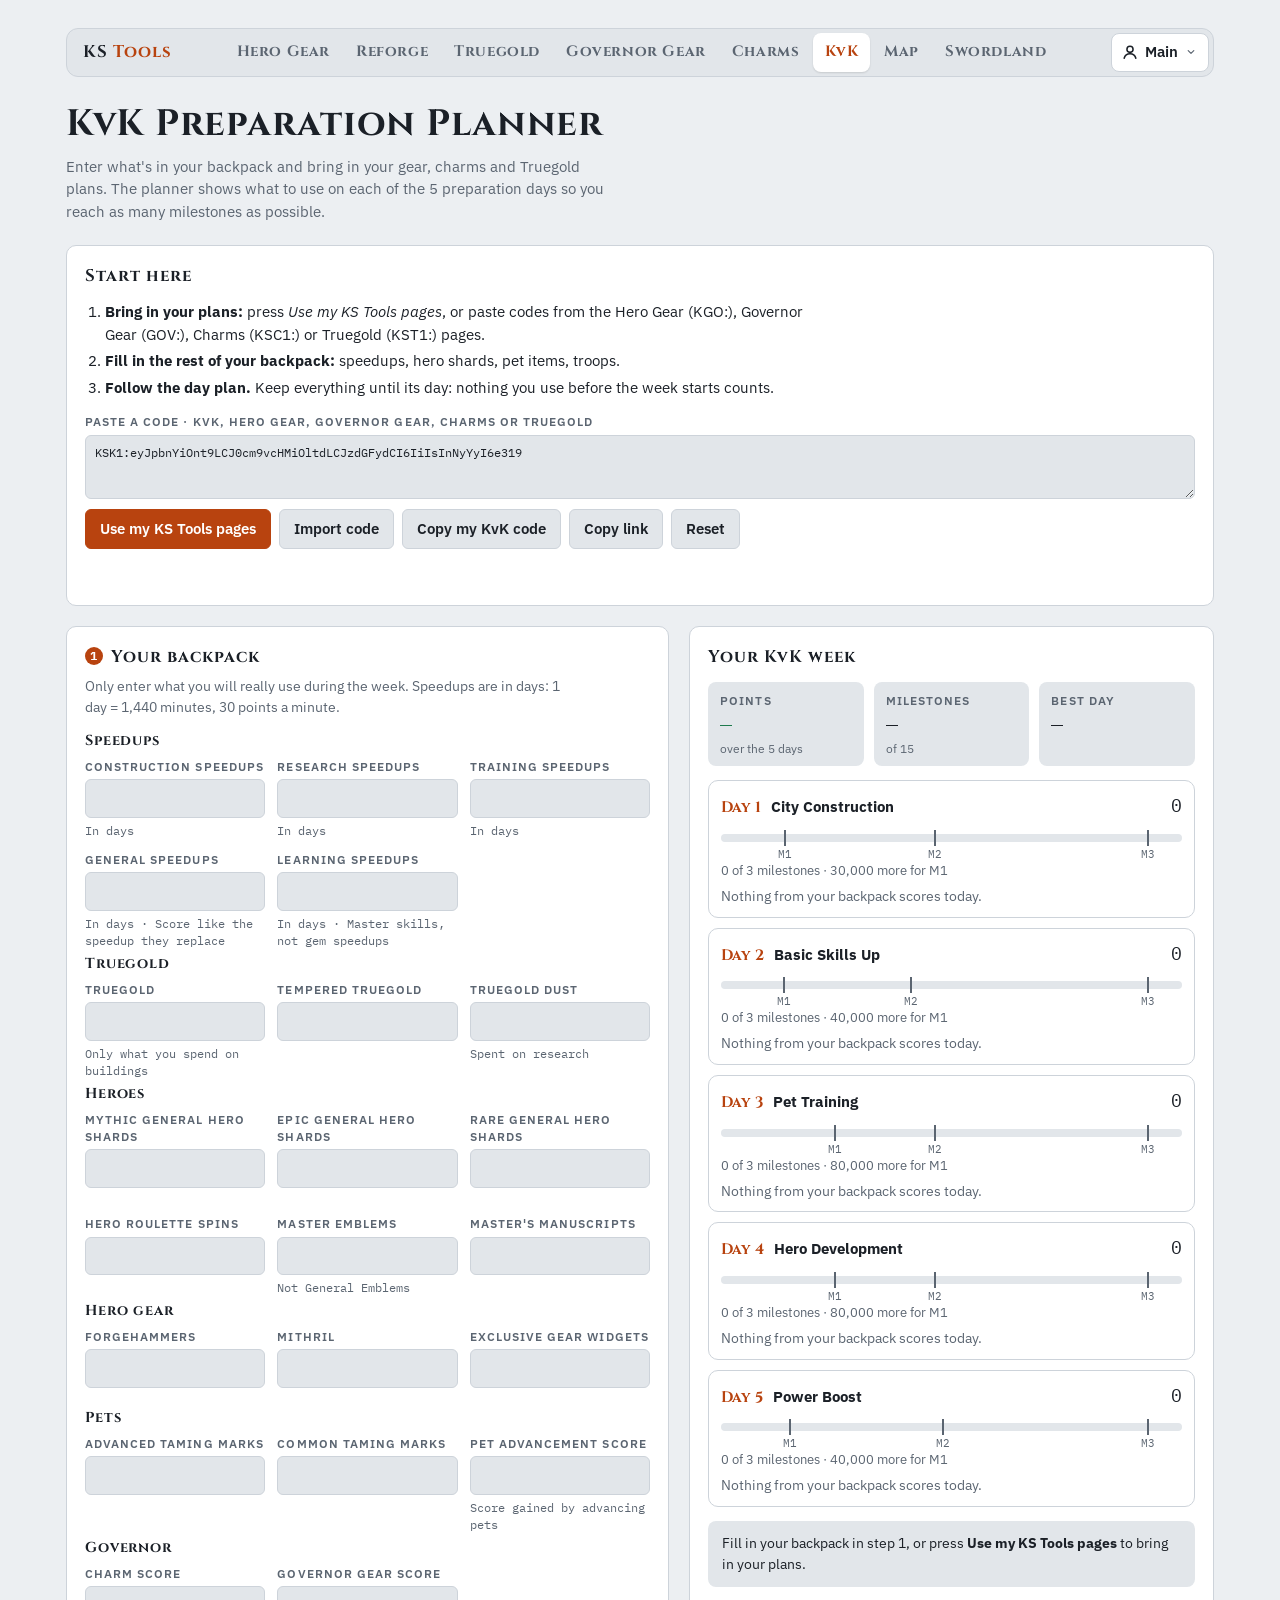
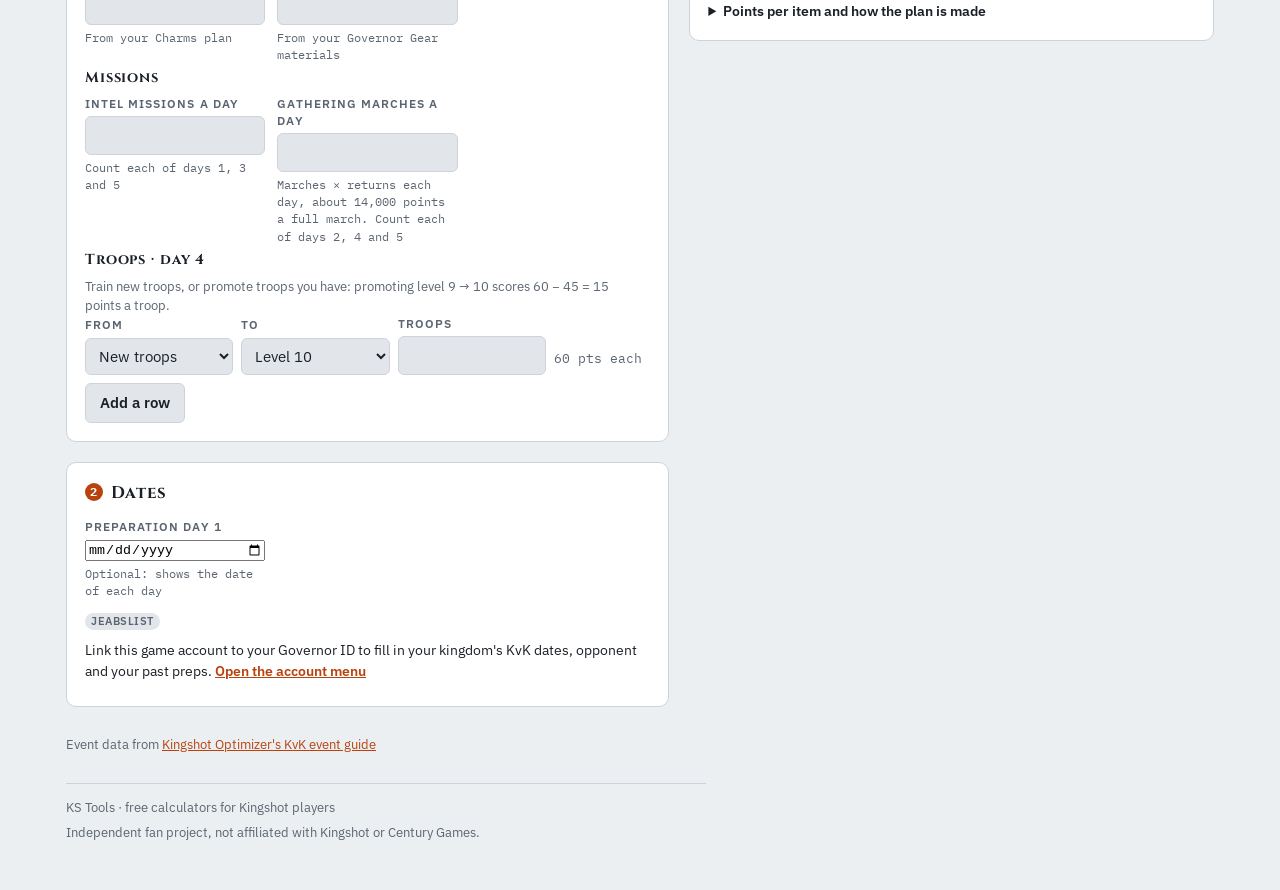
<file: kvk/index.html>
<!doctype html>
<html lang="en">
<head>
<meta charset="utf-8">
<meta name="viewport" content="width=device-width, initial-scale=1, viewport-fit=cover">
<title>Kingshot KvK Preparation Planner | KS Tools</title>
<meta name="description" content="Free Kingshot KvK preparation week calculator: enter your backpack, import your gear, charms and Truegold plans, and see what to use on each of the 5 days to reach the most milestones.">
<meta property="og:type" content="website">
<meta property="og:title" content="Kingshot KvK Preparation Planner | KS Tools">
<meta property="og:description" content="Free Kingshot KvK preparation week calculator: enter your backpack, import your gear, charms and Truegold plans, and see what to use on each of the 5 days to reach the most milestones.">
<link rel="icon" href="data:image/svg+xml,%3Csvg xmlns='http://www.w3.org/2000/svg' viewBox='0 0 32 32'%3E%3Crect width='32' height='32' rx='7' fill='%23b8430f'/%3E%3Cpath d='M9 22l9-12 2 2-9 12zM18 8l6 6' stroke='%23fff' stroke-width='2.5' stroke-linecap='round' fill='none'/%3E%3C/svg%3E">
<link rel="preconnect" href="https://fonts.googleapis.com">
<link rel="preconnect" href="https://fonts.gstatic.com" crossorigin>
<link rel="stylesheet" href="https://fonts.googleapis.com/css2?family=Cinzel:wght@600;700&family=IBM+Plex+Sans:wght@400;500;600&family=IBM+Plex+Mono:wght@400;500&display=swap">
<link rel="stylesheet" href="../assets/style.css">
<script type="speculationrules">{"prefetch":[{"where":{"href_matches":"/*"},"eagerness":"moderate"}]}</script>
</head>
<body>
<div class="wrap">
  <nav class="sitenav" aria-label="Site">
    <a class="brand" href="../">KS <span>Tools</span></a>
    <div class="apptabs"><a href="../hero-gear/">Hero Gear</a><a href="../reforge/">Reforge</a><a href="../truegold/">Truegold</a><a href="../governor-gear/">Governor Gear</a><a href="../charms/">Charms</a><a href="../kvk/" aria-current="page">KvK</a><a href="../map/">Map</a><a href="../swordland/">Swordland</a></div>
  </nav>
  <div id="app-kvk">
  <header>
    <div>
      <h1>KvK Preparation Planner</h1>
      <p class="lede">Enter what's in your backpack and bring in your gear, charms and Truegold plans. The planner shows what to use on each of the 5 preparation days so you reach as many milestones as possible.</p>
    </div>
  </header>

  <section class="panel start" aria-labelledby="h-start">
    <h2 id="h-start">Start here</h2>
    <ol class="howto">
      <li><b>Bring in your plans:</b> press <i>Use my KS Tools pages</i>, or paste codes from the Hero Gear (KGO:), Governor Gear (GOV:), Charms (KSC1:) or Truegold (KST1:) pages.</li>
      <li><b>Fill in the rest of your backpack:</b> speedups, hero shards, pet items, troops.</li>
      <li><b>Follow the day plan.</b> Keep everything until its day: nothing you use before the week starts counts.</li>
    </ol>
    <label class="field"><span class="label">Paste a code · KvK, Hero Gear, Governor Gear, Charms or Truegold</span>
      <textarea id="code" spellcheck="false" placeholder="Paste a KSK1:, KGO:, GOV:, KSC1: or KST1: code, then press Import code"></textarea>
    </label>
    <div class="btns" style="margin-top:10px">
      <button id="btn-pages" type="button" class="primary">Use my KS Tools pages</button>
      <button id="btn-import" type="button">Import code</button>
      <button id="btn-export" type="button">Copy my KvK code</button>
      <button id="btn-link" type="button">Copy link</button>
      <button id="btn-clear" type="button">Reset</button>
    </div>
    <p id="msg" class="msg" role="status"></p>
    <div id="srcs" class="kv-srcs"></div>
  </section>

  <div class="grid">
    <div class="col">
      <section class="panel" aria-labelledby="h-bp">
        <h2 id="h-bp"><span class="stepn">1</span>Your backpack</h2>
        <p class="lede" style="margin:-6px 0 12px;font-size:.88rem">Only enter what you will really use during the week. Speedups are in days: 1 day = 1,440 minutes, 30 points a minute.</p>
        <div id="groups"></div>
      </section>

      <section class="panel" aria-labelledby="h-dt">
        <h2 id="h-dt"><span class="stepn">2</span>Dates</h2>
        <div class="res">
          <label class="field"><span class="label">Preparation day 1</span><input id="r-start" type="date"><span class="hint">Optional: shows the date of each day</span></label>
        </div>
        <div id="jl-kvk" class="jl-kvk" aria-live="polite"></div>
      </section>
    </div>

    <div class="col">
      <section class="panel results" aria-labelledby="h-plan">
        <h2 id="h-plan">Your KvK week</h2>
        <div class="summary">
          <div class="stat"><div class="label">Points</div><div class="v up" id="s-pts">—</div><div class="tg-sub">over the 5 days</div></div>
          <div class="stat"><div class="label">Milestones</div><div class="v" id="s-ms">—</div><div class="tg-sub">of 15</div></div>
          <div class="stat"><div class="label">Best day</div><div class="v" id="s-best">—</div><div class="tg-sub" id="s-best2"></div></div>
        </div>
        <p class="kv-when" id="kv-when" hidden></p>
        <div id="days"></div>
        <div class="notes" id="notes"></div>
        <div id="jl-past" class="jl-past" hidden></div>
        <details>
          <summary>Points per item and how the plan is made</summary>
          <p>Items that score on several days (speedups, Truegold, Mithril, hero shards…) give the same points whichever day you use them. The planner first puts single-day items on their day, then spends the flexible ones to reach each day's first milestone, then the second, then the third, so as many milestones as possible are reached. What's left goes to the day with the fewest points.</p>
          <div class="tbl"><table id="ptab"><thead><tr><th>Item</th><th class="r">Points</th><th>Days</th></tr></thead><tbody></tbody></table></div>
          <p>Points and milestones come from Kingshot Optimizer's KvK event guide. Governor Gear Score is estimated from your Governor Gear page: the upgrades your materials buy, picked for the most score. Charm Score comes from your Charms page plan.</p>
          <p>Gathering scores 2 points per 1,000 bread or wood, per 200 stone or per 50 iron on days 2, 4 and 5; a full march is about 14,000 points. Spending gems scores nothing during KvK preparation (it counts in Alliance Brawl).</p>
        </details>
      </section>
    </div>
  </div>

  <footer>Event data from <a href="https://kingshotoptimizer.com/events/kingdom-of-power/event-guide/" target="_blank" rel="noopener">Kingshot Optimizer's KvK event guide</a></footer>
  </div>
  <footer class="sitefoot"><span>KS Tools · free calculators for Kingshot players</span><span>Independent fan project, not affiliated with Kingshot or Century Games.</span></footer>
</div>
<script src="../assets/common.js"></script>
<script src="../assets/jeabslist.js"></script>
<script src="../assets/accounts.js"></script>
<script src="../assets/governor-gear-data.js"></script>
<script src="../assets/charms-model.js"></script>
<script src="../assets/kvk.js"></script>
</body>
</html>
</file>
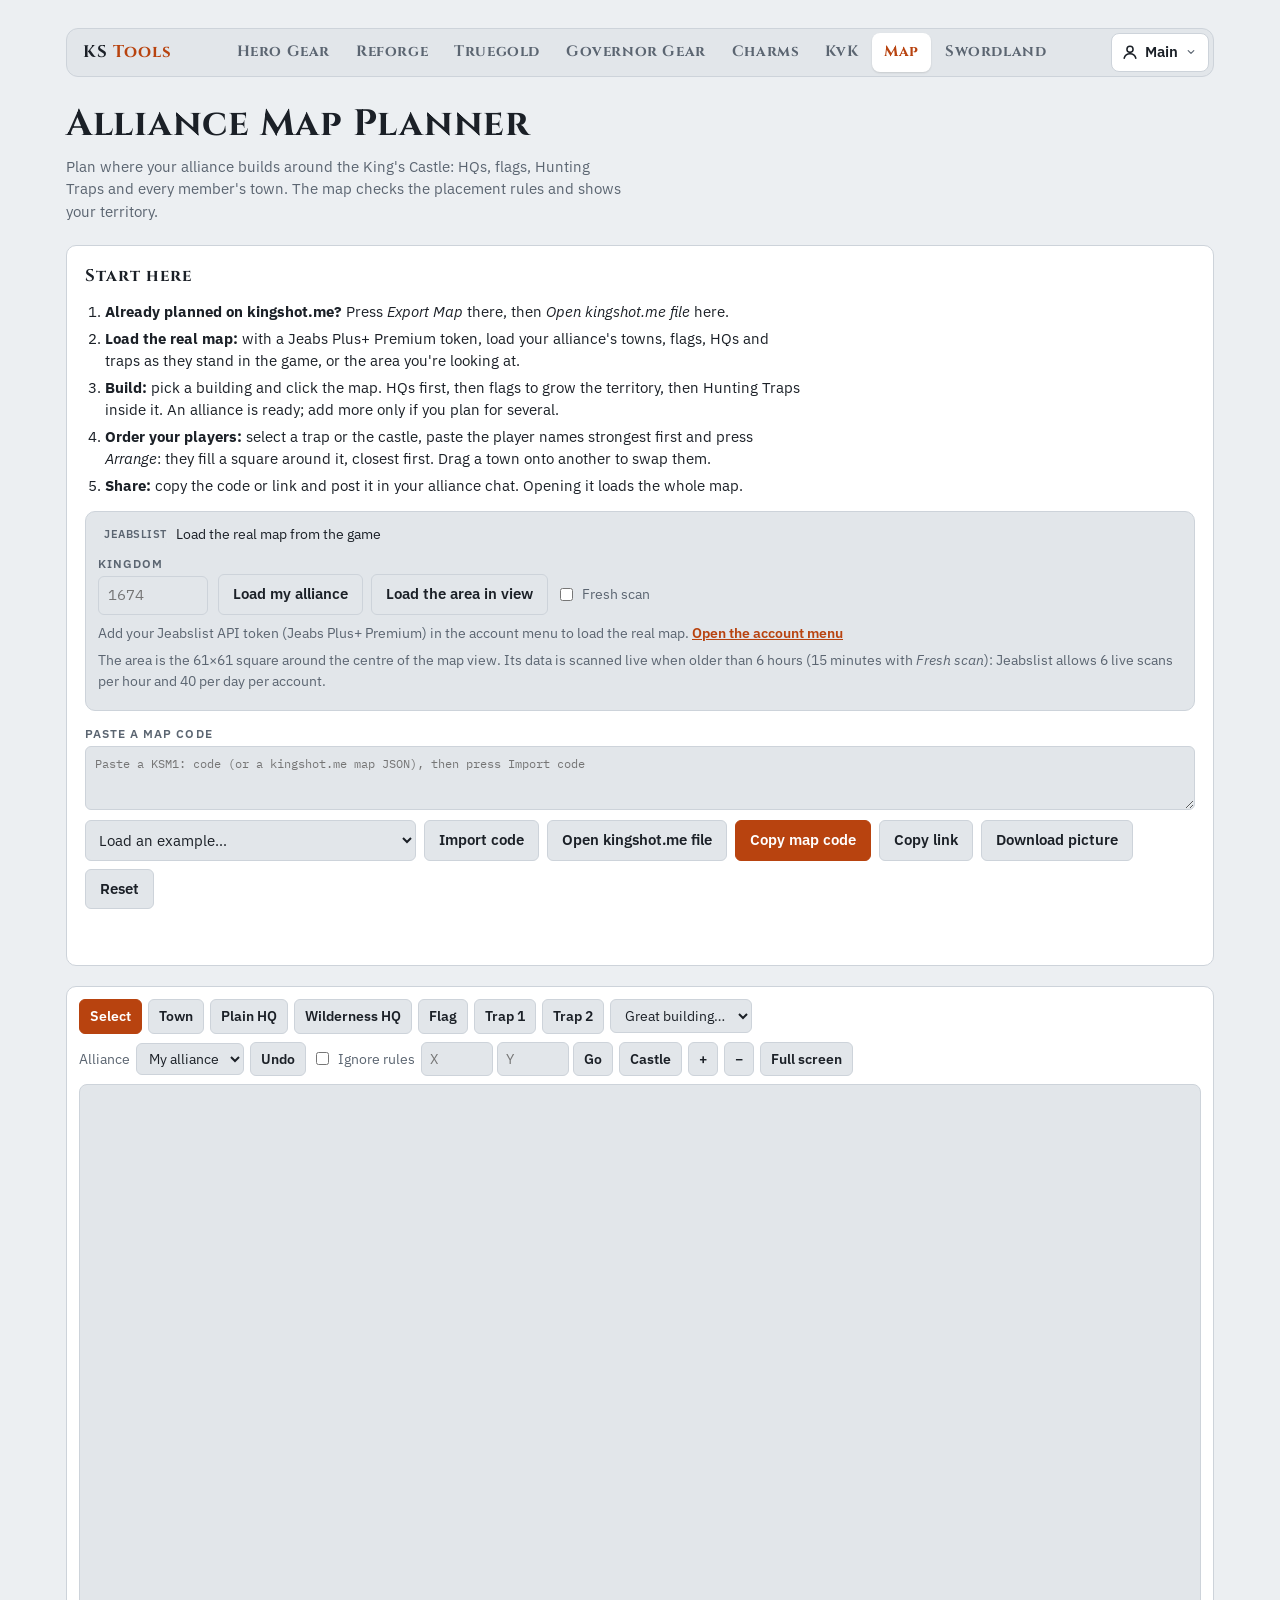
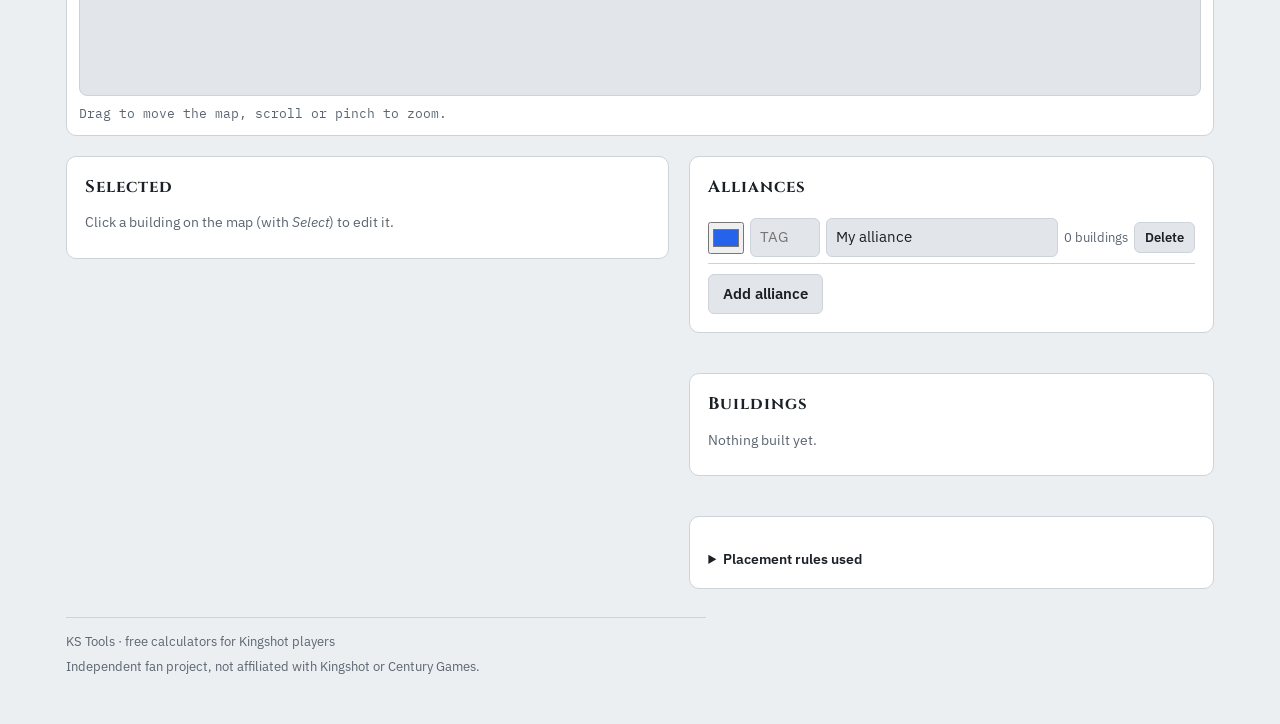
<file: map/index.html>
<!doctype html>
<html lang="en">
<head>
<meta charset="utf-8">
<meta name="viewport" content="width=device-width, initial-scale=1, viewport-fit=cover">
<title>Kingshot Alliance Map Planner | KS Tools</title>
<meta name="description" content="Free Kingshot alliance map planner: load your alliance from the game, place towns, alliance HQs, flags and Hunting Traps around the King's Castle, see your territory and share the plan with your alliance.">
<meta property="og:type" content="website">
<meta property="og:title" content="Kingshot Alliance Map Planner | KS Tools">
<meta property="og:description" content="Free Kingshot alliance map planner: place towns, alliance HQs, flags and Hunting Traps around the King's Castle, see your territory and share the plan with your alliance.">
<link rel="icon" href="data:image/svg+xml,%3Csvg xmlns='http://www.w3.org/2000/svg' viewBox='0 0 32 32'%3E%3Crect width='32' height='32' rx='7' fill='%23b8430f'/%3E%3Cpath d='M9 22l9-12 2 2-9 12zM18 8l6 6' stroke='%23fff' stroke-width='2.5' stroke-linecap='round' fill='none'/%3E%3C/svg%3E">
<link rel="preconnect" href="https://fonts.googleapis.com">
<link rel="preconnect" href="https://fonts.gstatic.com" crossorigin>
<link rel="stylesheet" href="https://fonts.googleapis.com/css2?family=Cinzel:wght@600;700&family=IBM+Plex+Sans:wght@400;500;600&family=IBM+Plex+Mono:wght@400;500&display=swap">
<link rel="stylesheet" href="../assets/style.css">
<script type="speculationrules">{"prefetch":[{"where":{"href_matches":"/*"},"eagerness":"moderate"}]}</script>
</head>
<body>
<div class="wrap">
  <nav class="sitenav" aria-label="Site">
    <a class="brand" href="../">KS <span>Tools</span></a>
    <div class="apptabs"><a href="../hero-gear/">Hero Gear</a><a href="../reforge/">Reforge</a><a href="../truegold/">Truegold</a><a href="../governor-gear/">Governor Gear</a><a href="../charms/">Charms</a><a href="../kvk/">KvK</a><a href="../map/" aria-current="page">Map</a><a href="../swordland/">Swordland</a></div>
  </nav>
  <div id="app-map">
  <header>
    <div>
      <h1>Alliance Map Planner</h1>
      <p class="lede">Plan where your alliance builds around the King's Castle: HQs, flags, Hunting Traps and every member's town. The map checks the placement rules and shows your territory.</p>
    </div>
  </header>

  <section class="panel start" aria-labelledby="h-start">
    <h2 id="h-start">Start here</h2>
    <ol class="howto">
      <li><b>Already planned on kingshot.me?</b> Press <i>Export Map</i> there, then <i>Open kingshot.me file</i> here.</li>
      <li><b>Load the real map:</b> with a Jeabs Plus+ Premium token, load your alliance's towns, flags, HQs and traps as they stand in the game, or the area you're looking at.</li>
      <li><b>Build:</b> pick a building and click the map. HQs first, then flags to grow the territory, then Hunting Traps inside it. An alliance is ready; add more only if you plan for several.</li>
      <li><b>Order your players:</b> select a trap or the castle, paste the player names strongest first and press <i>Arrange</i>: they fill a square around it, closest first. Drag a town onto another to swap them.</li>
      <li><b>Share:</b> copy the code or link and post it in your alliance chat. Opening it loads the whole map.</li>
    </ol>
    <div class="jl-pick mp-jl" id="jl-box" hidden>
      <p class="jl-h"><span class="chip">Jeabslist</span> Load the real map from the game</p>
      <div class="mp-row">
        <label class="field mp-kid"><span class="label">Kingdom</span><input id="jl-kid" type="number" min="1" max="99999" placeholder="1674"></label>
        <div class="btns">
          <button id="jl-al" type="button" title="Your alliance's towns, flags, HQs, traps and Great building. Replaces your map (Undo brings it back).">Load my alliance</button>
          <button id="jl-area" type="button" title="Everything within 30 tiles of the centre of the map view. Replaces what your plan had in that square.">Load the area in view</button>
          <label class="mp-inl mp-chk" title="Scan again if Jeabslist's data is older than 15 minutes (instead of 6 hours)"><input id="jl-fresh" type="checkbox"> Fresh scan</label>
        </div>
      </div>
      <p class="mp-note" id="jl-note"></p>
      <p class="mp-note">The area is the 61×61 square around the centre of the map view. Its data is scanned live when older than 6 hours (15 minutes with <i>Fresh scan</i>): Jeabslist allows 6 live scans per hour and 40 per day per account.</p>
    </div>
    <label class="field"><span class="label">Paste a map code</span>
      <textarea id="code" spellcheck="false" placeholder="Paste a KSM1: code (or a kingshot.me map JSON), then press Import code"></textarea>
    </label>
    <div class="btns" style="margin-top:10px">
      <select id="ex" aria-label="Examples" class="mp-ex"></select>
      <button id="btn-import" type="button">Import code</button>
      <button id="btn-kme" type="button">Open kingshot.me file</button><input id="kme-file" type="file" accept=".json,application/json" hidden>
      <button id="btn-export" type="button" class="primary">Copy map code</button>
      <button id="btn-link" type="button">Copy link</button>
      <button id="btn-png" type="button">Download picture</button>
      <button id="btn-clear" type="button">Reset</button>
    </div>
    <p id="msg" class="msg" role="status"></p>
  </section>

  <section class="panel mp-panel" id="mp-box" aria-label="Map">
    <div class="mp-bar">
      <div class="mp-tools" id="tools" role="toolbar" aria-label="Building"></div>
      <div class="mp-bar2">
        <label class="mp-inl">Alliance <select id="active-al"></select></label>
        <button id="btn-undo" type="button" title="Undo (Ctrl+Z)">Undo</button>
        <label class="mp-inl mp-chk"><input id="ignore" type="checkbox"> Ignore rules</label>
        <span class="mp-go"><input id="go-x" type="number" min="0" max="1199" placeholder="X" aria-label="X"><input id="go-y" type="number" min="0" max="1199" placeholder="Y" aria-label="Y"><button id="btn-go" type="button">Go</button></span>
        <button id="btn-castle" type="button" title="Center on the castle">Castle</button>
        <button id="btn-zin" type="button" aria-label="Zoom in">+</button><button id="btn-zout" type="button" aria-label="Zoom out">−</button>
        <button id="btn-full" type="button">Full screen</button>
      </div>
    </div>
    <div class="mp-canvas" id="wrap"><canvas id="map" aria-label="Kingdom map"></canvas></div>
    <p id="hover" class="mp-hover">Drag to move the map, scroll or pinch to zoom.</p>
  </section>

  <div class="grid">
    <div class="col">
      <section class="panel" aria-labelledby="h-sel">
        <h2 id="h-sel">Selected</h2>
        <div id="sel"><p class="mp-empty">Click a building on the map (with <i>Select</i>) to edit it.</p></div>
      </section>
    </div>
    <div class="col">
      <section class="panel" aria-labelledby="h-al">
        <h2 id="h-al">Alliances</h2>
        <div id="als"></div>
        <div class="btns" style="margin-top:10px"><button id="btn-al-add" type="button">Add alliance</button></div>
      </section>
      <section class="panel" aria-labelledby="h-list" style="margin-top:20px">
        <h2 id="h-list">Buildings</h2>
        <div id="list"></div>
      </section>
      <section class="panel" style="margin-top:20px">
        <details class="mp-rules">
          <summary>Placement rules used</summary>
          <ul>
            <li>Town 2×2. Alliance HQ, Hunting Trap and Great buildings 3×3, flag 1×1.</li>
            <li>An HQ claims 15×15 tiles around it, a flag 7×7. Plain HQ only on plain, Wilderness HQ only on badland (outside the plain).</li>
            <li>A flag's area must touch your territory. Traps and Great buildings must be fully on your territory.</li>
            <li>One of each HQ and trap, and one Great building per alliance.</li>
            <li>Nothing is built in the castle area (X/Y 594 to 605). Towns can stand in the forbidden ring (586 to 613) and the ruins (552 to 647), alliance buildings can't. Territory doesn't cover any of them.</li>
            <li>Tiles already claimed stay with whoever claimed them first.</li>
          </ul>
          <p>Mountains, water and outposts are not on this map: check those in the game.</p>
        </details>
      </section>
    </div>
  </div>
  </div>
  <footer class="sitefoot"><span>KS Tools · free calculators for Kingshot players</span><span>Independent fan project, not affiliated with Kingshot or Century Games.</span></footer>
</div>
<script src="../assets/common.js"></script>
<script src="../assets/jeabslist.js"></script>
<script src="../assets/accounts.js"></script>
<script src="../assets/map-examples.js"></script>
<script src="../assets/map.js"></script>
</body>
</html>
</file>
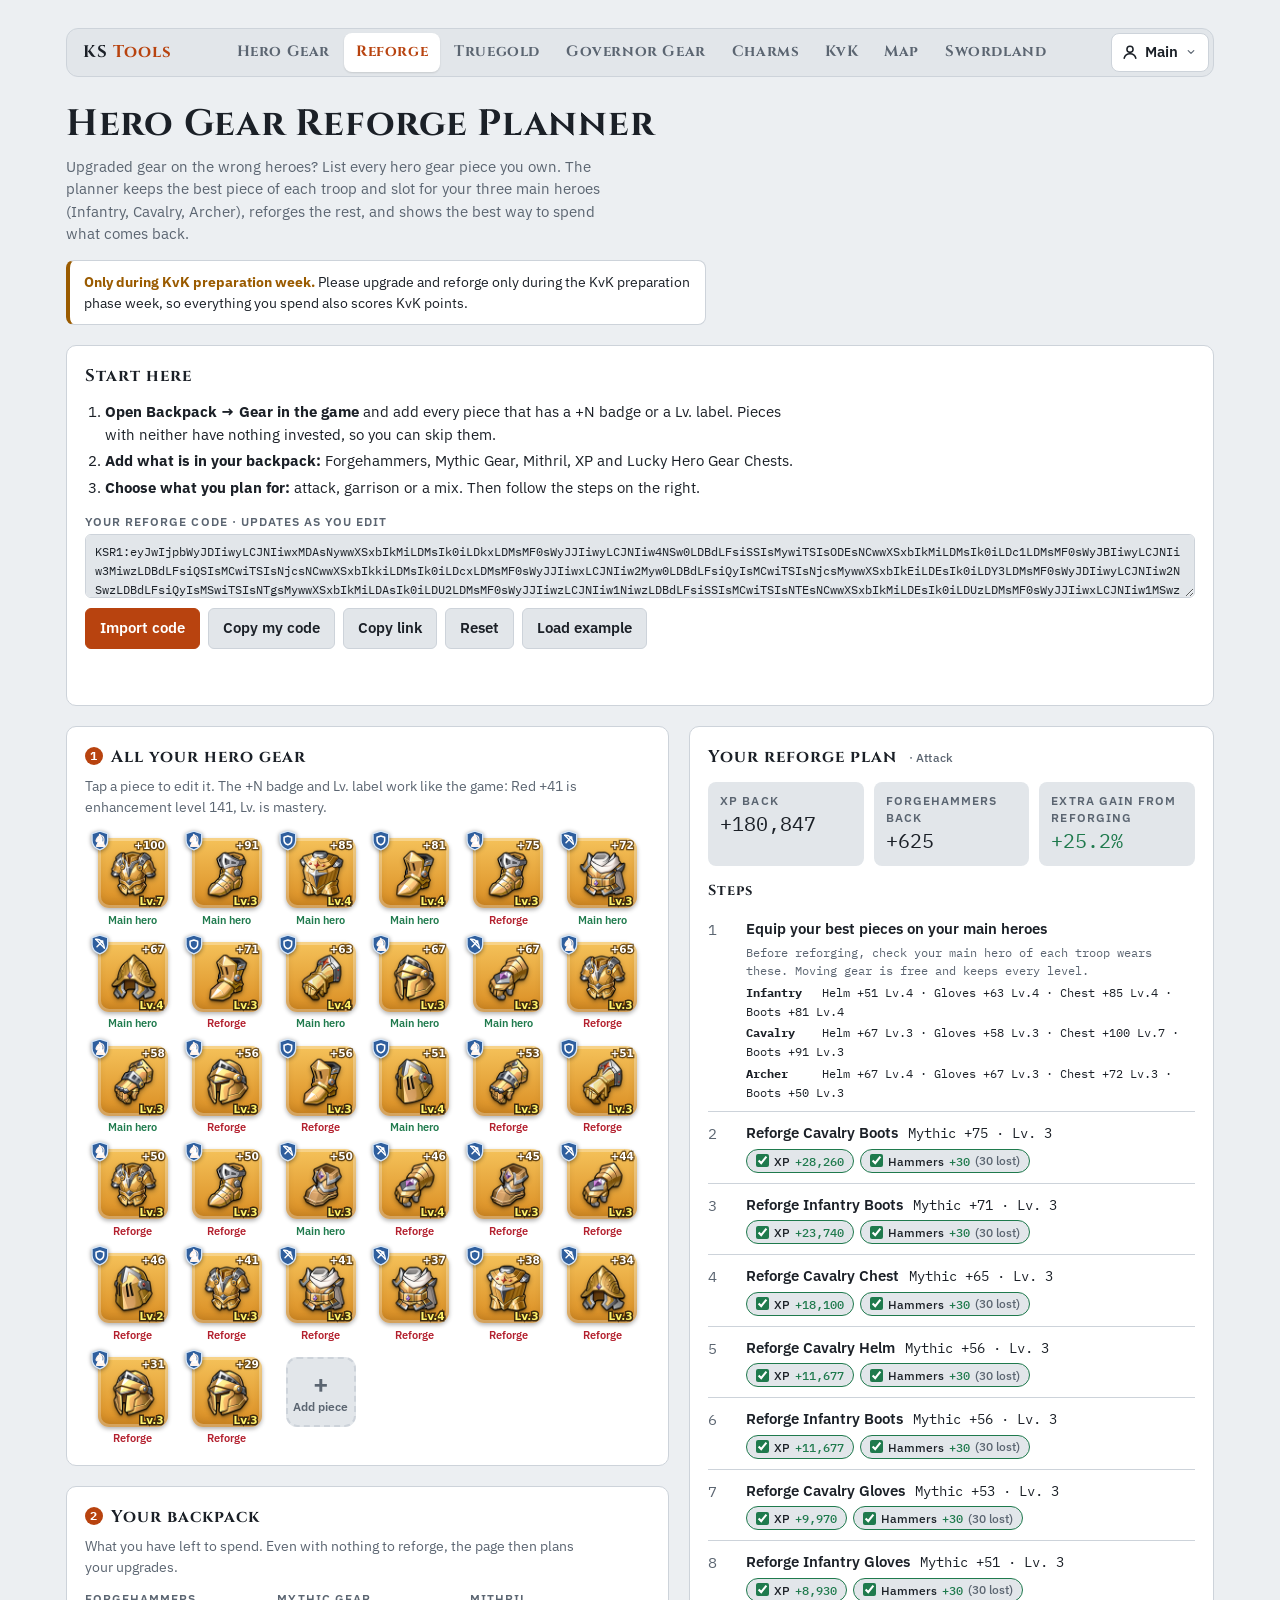
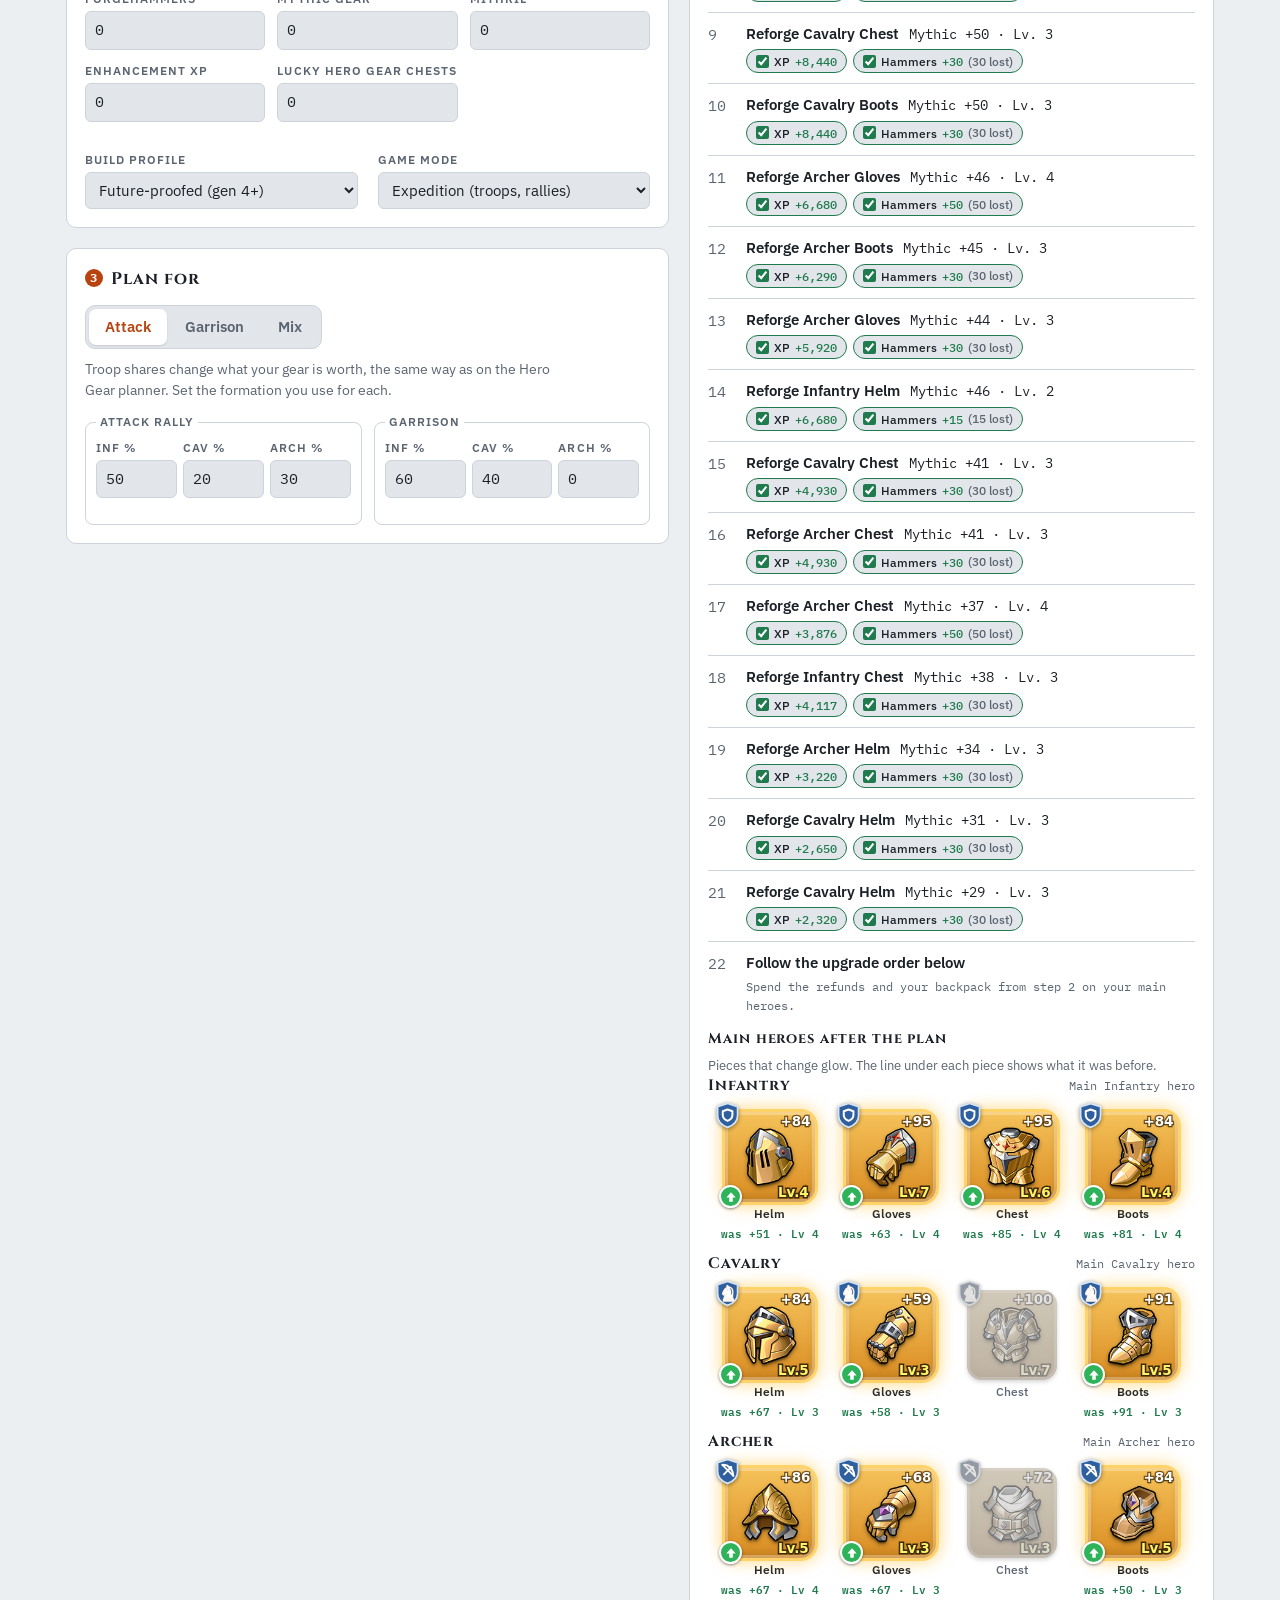
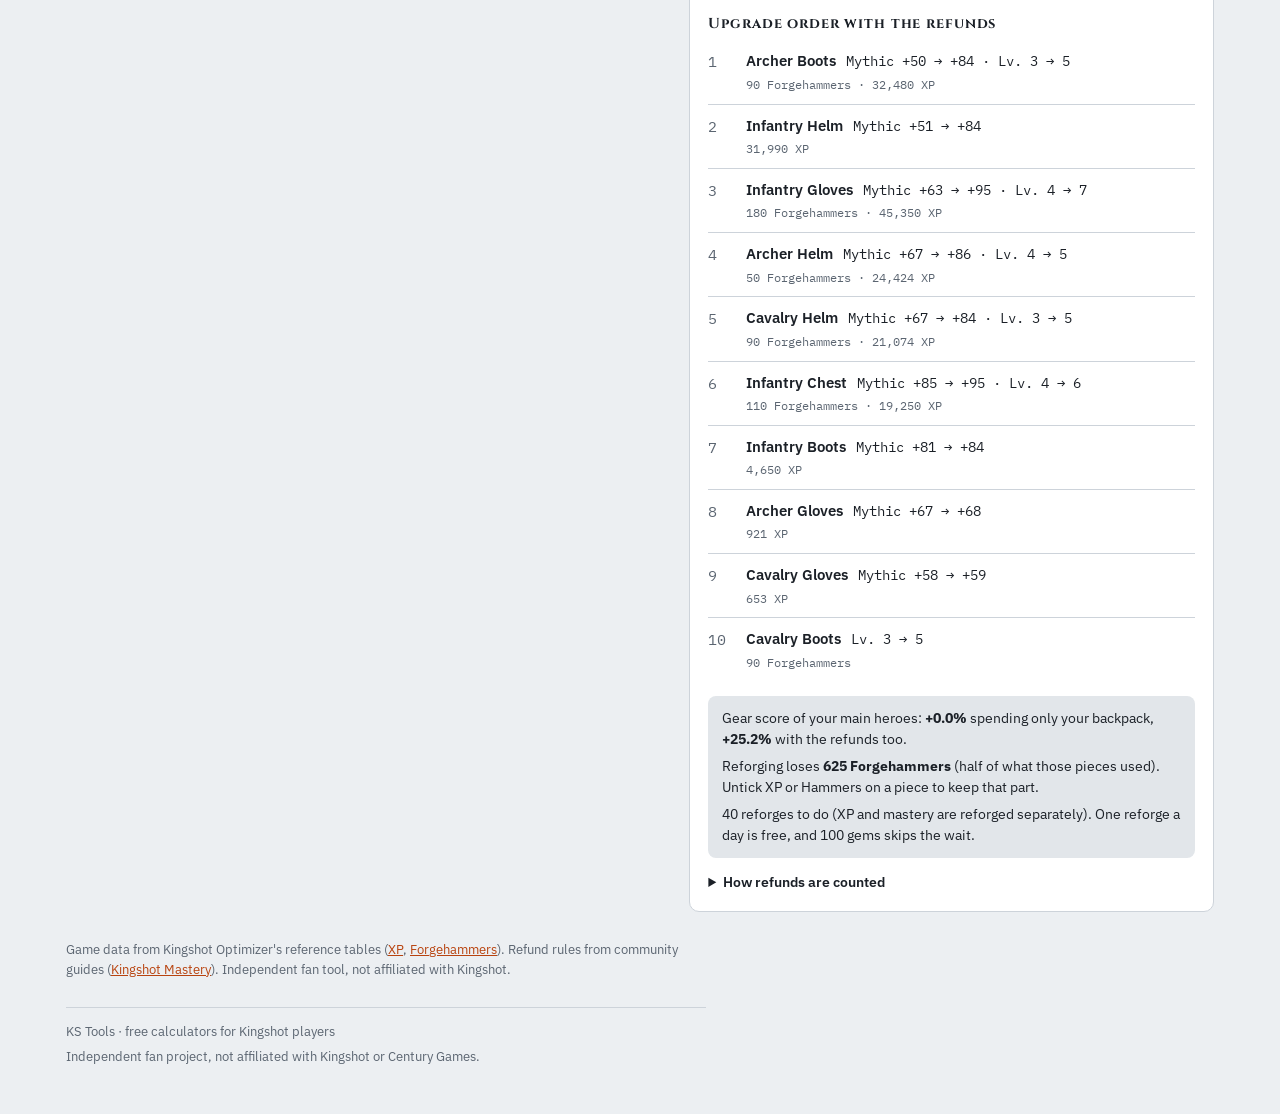
<file: reforge/index.html>
<!doctype html>
<html lang="en">
<head>
<meta charset="utf-8">
<meta name="viewport" content="width=device-width, initial-scale=1, viewport-fit=cover">
<title>Kingshot Hero Gear Reforge Planner | KS Tools</title>
<meta name="description" content="Free Kingshot reforge calculator: enter every hero gear piece you own, see what reforging the pieces outside your main three heroes gives back, and the best way to spend it.">
<meta property="og:type" content="website">
<meta property="og:title" content="Kingshot Hero Gear Reforge Planner | KS Tools">
<meta property="og:description" content="Free Kingshot reforge calculator: enter every hero gear piece you own, see what reforging the pieces outside your main three heroes gives back, and the best way to spend it.">
<link rel="icon" href="data:image/svg+xml,%3Csvg xmlns='http://www.w3.org/2000/svg' viewBox='0 0 32 32'%3E%3Crect width='32' height='32' rx='7' fill='%23b8430f'/%3E%3Cpath d='M9 22l9-12 2 2-9 12zM18 8l6 6' stroke='%23fff' stroke-width='2.5' stroke-linecap='round' fill='none'/%3E%3C/svg%3E">
<link rel="preconnect" href="https://fonts.googleapis.com">
<link rel="preconnect" href="https://fonts.gstatic.com" crossorigin>
<link rel="stylesheet" href="https://fonts.googleapis.com/css2?family=Cinzel:wght@600;700&family=IBM+Plex+Sans:wght@400;500;600&family=IBM+Plex+Mono:wght@400;500&display=swap">
<link rel="stylesheet" href="../assets/style.css">
<script type="speculationrules">{"prefetch":[{"where":{"href_matches":"/*"},"eagerness":"moderate"}]}</script>
</head>
<body>
<div class="wrap">
  <nav class="sitenav" aria-label="Site">
    <a class="brand" href="../">KS <span>Tools</span></a>
    <div class="apptabs"><a href="../hero-gear/">Hero Gear</a><a href="../reforge/" aria-current="page">Reforge</a><a href="../truegold/">Truegold</a><a href="../governor-gear/">Governor Gear</a><a href="../charms/">Charms</a><a href="../kvk/">KvK</a><a href="../map/">Map</a><a href="../swordland/">Swordland</a></div>
  </nav>
  <div id="app-reforge">
  <header>
    <div>
      <h1>Hero Gear Reforge Planner</h1>
      <p class="lede">Upgraded gear on the wrong heroes? List every hero gear piece you own. The planner keeps the best piece of each troop and slot for your three main heroes (Infantry, Cavalry, Archer), reforges the rest, and shows the best way to spend what comes back.</p>
    </div>
  </header>
  <p class="kvk-note" role="note"><b>Only during KvK preparation week.</b> Please upgrade and reforge only during the KvK preparation phase week, so everything you spend also scores KvK points.</p>

  <section class="panel start" aria-labelledby="h-start">
    <h2 id="h-start">Start here</h2>
    <ol class="howto">
      <li><b>Open Backpack → Gear in the game</b> and add every piece that has a +N badge or a Lv. label. Pieces with neither have nothing invested, so you can skip them.</li>
      <li><b>Add what is in your backpack:</b> Forgehammers, Mythic Gear, Mithril, XP and Lucky Hero Gear Chests.</li>
      <li><b>Choose what you plan for:</b> attack, garrison or a mix. Then follow the steps on the right.</li>
    </ol>
    <label class="field"><span class="label">Your reforge code · updates as you edit</span>
      <textarea id="code" spellcheck="false" placeholder="Paste a KSR1: code here, then press Import code"></textarea>
    </label>
    <div class="btns" style="margin-top:10px">
      <button id="btn-import" type="button" class="primary">Import code</button>
      <button id="btn-export" type="button">Copy my code</button>
      <button id="btn-link" type="button">Copy link</button>
      <button id="btn-blank" type="button">Reset</button>
      <button id="btn-example" type="button">Load example</button>
    </div>
    <p id="msg" class="msg" role="status"></p>
  </section>

  <div class="grid">
    <div class="col">
      <section class="panel" aria-labelledby="h-inv">
        <h2 id="h-inv"><span class="stepn">1</span>All your hero gear</h2>
        <p class="lede" style="margin:-6px 0 12px;font-size:.88rem">Tap a piece to edit it. The +N badge and Lv. label work like the game: Red +41 is enhancement level 141, Lv. is mastery.</p>
        <div class="rf-inv" id="inv"></div>
        <div class="rf-edit" id="editor" hidden>
          <div class="rf-edit-head"><strong id="ed-title">Edit piece</strong>
            <span class="btns"><button type="button" id="ed-dup">Duplicate</button><button type="button" id="ed-del">Delete</button></span></div>
          <div class="rf-fields">
            <label class="field"><span class="label">Troop</span>
              <select id="ed-troop"><option value="I">Infantry</option><option value="C">Cavalry</option><option value="A">Archer</option></select></label>
            <label class="field"><span class="label">Slot</span>
              <select id="ed-slot"><option value="0">Helm</option><option value="1">Gloves</option><option value="2">Chest</option><option value="3">Boots</option></select></label>
            <label class="field"><span class="label">Quality</span>
              <select id="ed-q"><option value="M">Mythic</option><option value="R">Red</option></select></label>
            <label class="field"><span class="label">Enhancement +N</span><input id="ed-enh" type="number" min="0" max="100" step="1"></label>
            <label class="field"><span class="label">Mastery (Lv.)</span><input id="ed-m" type="number" min="0" max="20" step="1"></label>
          </div>
          <p class="hint" id="ed-hint"></p>
        </div>
      </section>

      <section class="panel" aria-labelledby="h-res">
        <h2 id="h-res"><span class="stepn">2</span>Your backpack</h2>
        <p class="lede" style="margin:-6px 0 12px;font-size:.88rem">What you have left to spend. Even with nothing to reforge, the page then plans your upgrades.</p>
        <div class="res">
          <label class="field"><span class="label">Forgehammers</span><input id="r-fh" type="number" min="0" step="1"></label>
          <label class="field"><span class="label">Mythic Gear</span><input id="r-myth" type="number" min="0" step="1"></label>
          <label class="field"><span class="label">Mithril</span><input id="r-mith" type="number" min="0" step="1"></label>
          <label class="field"><span class="label">Enhancement XP</span><input id="r-xp" type="number" min="0" step="10"></label>
          <label class="field"><span class="label">Lucky Hero Gear Chests</span><input id="r-ch" type="number" min="0" step="1"><span class="hint" id="ch-hint"></span></label>
        </div>
        <div class="opts">
          <label class="field"><span class="label">Build profile</span>
            <select id="profile">
              <option value="growth">Early Game Growth (PvE)</option>
              <option value="combat">Early Game Combat (PvP 50/20/30)</option>
              <option value="gen4">Future-proofed (gen 4+)</option>
              <option value="flat">Unweighted</option>
            </select></label>
          <label class="field"><span class="label">Game mode</span>
            <select id="mode">
              <option value="exp">Expedition (troops, rallies)</option>
              <option value="conq">Conquest (heroes)</option>
            </select></label>
        </div>
      </section>

      <section class="panel" aria-labelledby="h-form">
        <h2 id="h-form"><span class="stepn">3</span>Plan for</h2>
        <div class="rf-seg" role="radiogroup" aria-label="Plan for">
          <label><input type="radio" name="planfor" value="att"><span>Attack</span></label>
          <label><input type="radio" name="planfor" value="def"><span>Garrison</span></label>
          <label><input type="radio" name="planfor" value="mix"><span>Mix</span></label>
        </div>
        <p class="lede" style="margin:10px 0 12px;font-size:.88rem">Troop shares change what your gear is worth, the same way as on the Hero Gear planner. Set the formation you use for each.</p>
        <div class="forms">
          <fieldset><legend class="label">Attack rally</legend>
            <div class="fr"><label class="field"><span class="label">Inf %</span><input id="fa-i" type="number" min="0" max="100"></label>
            <label class="field"><span class="label">Cav %</span><input id="fa-c" type="number" min="0" max="100"></label>
            <label class="field"><span class="label">Arch %</span><input id="fa-a" type="number" min="0" max="100"></label></div>
            <small class="fs" id="fs-att"></small></fieldset>
          <fieldset><legend class="label">Garrison</legend>
            <div class="fr"><label class="field"><span class="label">Inf %</span><input id="fd-i" type="number" min="0" max="100"></label>
            <label class="field"><span class="label">Cav %</span><input id="fd-c" type="number" min="0" max="100"></label>
            <label class="field"><span class="label">Arch %</span><input id="fd-a" type="number" min="0" max="100"></label></div>
            <small class="fs" id="fs-def"></small></fieldset>
        </div>
        <label class="field mixf" id="mix-field"><span class="label">Mix: how your fights split</span>
          <input id="f-mix" type="range" min="0" max="100" step="5"><span class="mixo" id="mix-out"></span></label>
      </section>
    </div>

    <div class="col">
      <section class="panel results" aria-labelledby="h-plan">
        <h2 id="h-plan">Your reforge plan <span class="rf-for" id="plan-for"></span></h2>
        <div class="summary">
          <div class="stat"><div class="label">XP back</div><div class="v" id="s-xp">—</div></div>
          <div class="stat"><div class="label">Forgehammers back</div><div class="v" id="s-fh">—</div></div>
          <div class="stat"><div class="label">Extra gain from reforging</div><div class="v up" id="s-gain">—</div></div>
        </div>
        <h3 class="sub">Steps</h3>
        <ol class="plan" id="todo"></ol>
        <h3 class="sub">Main heroes after the plan</h3>
        <p class="foot" style="margin-top:0">Pieces that change glow. The line under each piece shows what it was before.</p>
        <div class="preview" id="preview"></div>
        <h3 class="sub">Upgrade order with the refunds</h3>
        <ol class="plan" id="plan"></ol>
        <div class="notes" id="notes"></div>
        <details>
          <summary>How refunds are counted</summary>
          <p>XP and mastery are reforged separately, so you can do one, the other or both. Reforging the XP returns 100% of the Enhancement XP spent on the piece. Reforging the mastery returns 50% of its Forgehammers; the other half is lost. Untick XP or Hammers on a piece in the steps to keep that part. The piece must be unequipped first. You get one free reforge a day, and 100 gems skips the 24-hour wait.</p>
          <p>Mythic Gear and Mithril spent on mastery above 10, ascending and imbuements are not counted as refunded. Check the refund preview in the game before you confirm; if it shows more, add it to step 2.</p>
          <p>A piece can also move to another hero of the same troop type and keep all its levels, for free. So the planner keeps the strongest piece you own for each troop and slot on your main hero of that troop, then reforges the others. The upgrade order uses the same optimizer and cost tables as the Hero Gear planner.</p>
        </details>
      </section>
    </div>
  </div>

  <footer>Game data from Kingshot Optimizer's reference tables (<a href="https://kingshotoptimizer.com/hero-gear/references/xp-costs/" target="_blank" rel="noopener">XP</a>, <a href="https://kingshotoptimizer.com/hero-gear/references/forgehammer-costs/" target="_blank" rel="noopener">Forgehammers</a>). Refund rules from community guides (<a href="https://kingshotmastery.com/guides/kingshot-reforge-guide" target="_blank" rel="noopener">Kingshot Mastery</a>). Independent fan tool, not affiliated with Kingshot.</footer>
  </div>
  <footer class="sitefoot"><span>KS Tools · free calculators for Kingshot players</span><span>Independent fan project, not affiliated with Kingshot or Century Games.</span></footer>
</div>
<script src="../assets/common.js"></script>
<script src="../assets/jeabslist.js"></script>
<script src="../assets/accounts.js"></script>
<script src="../assets/hero-gear-model.js"></script>
<script src="../assets/reforge.js"></script>
</body>
</html>
</file>
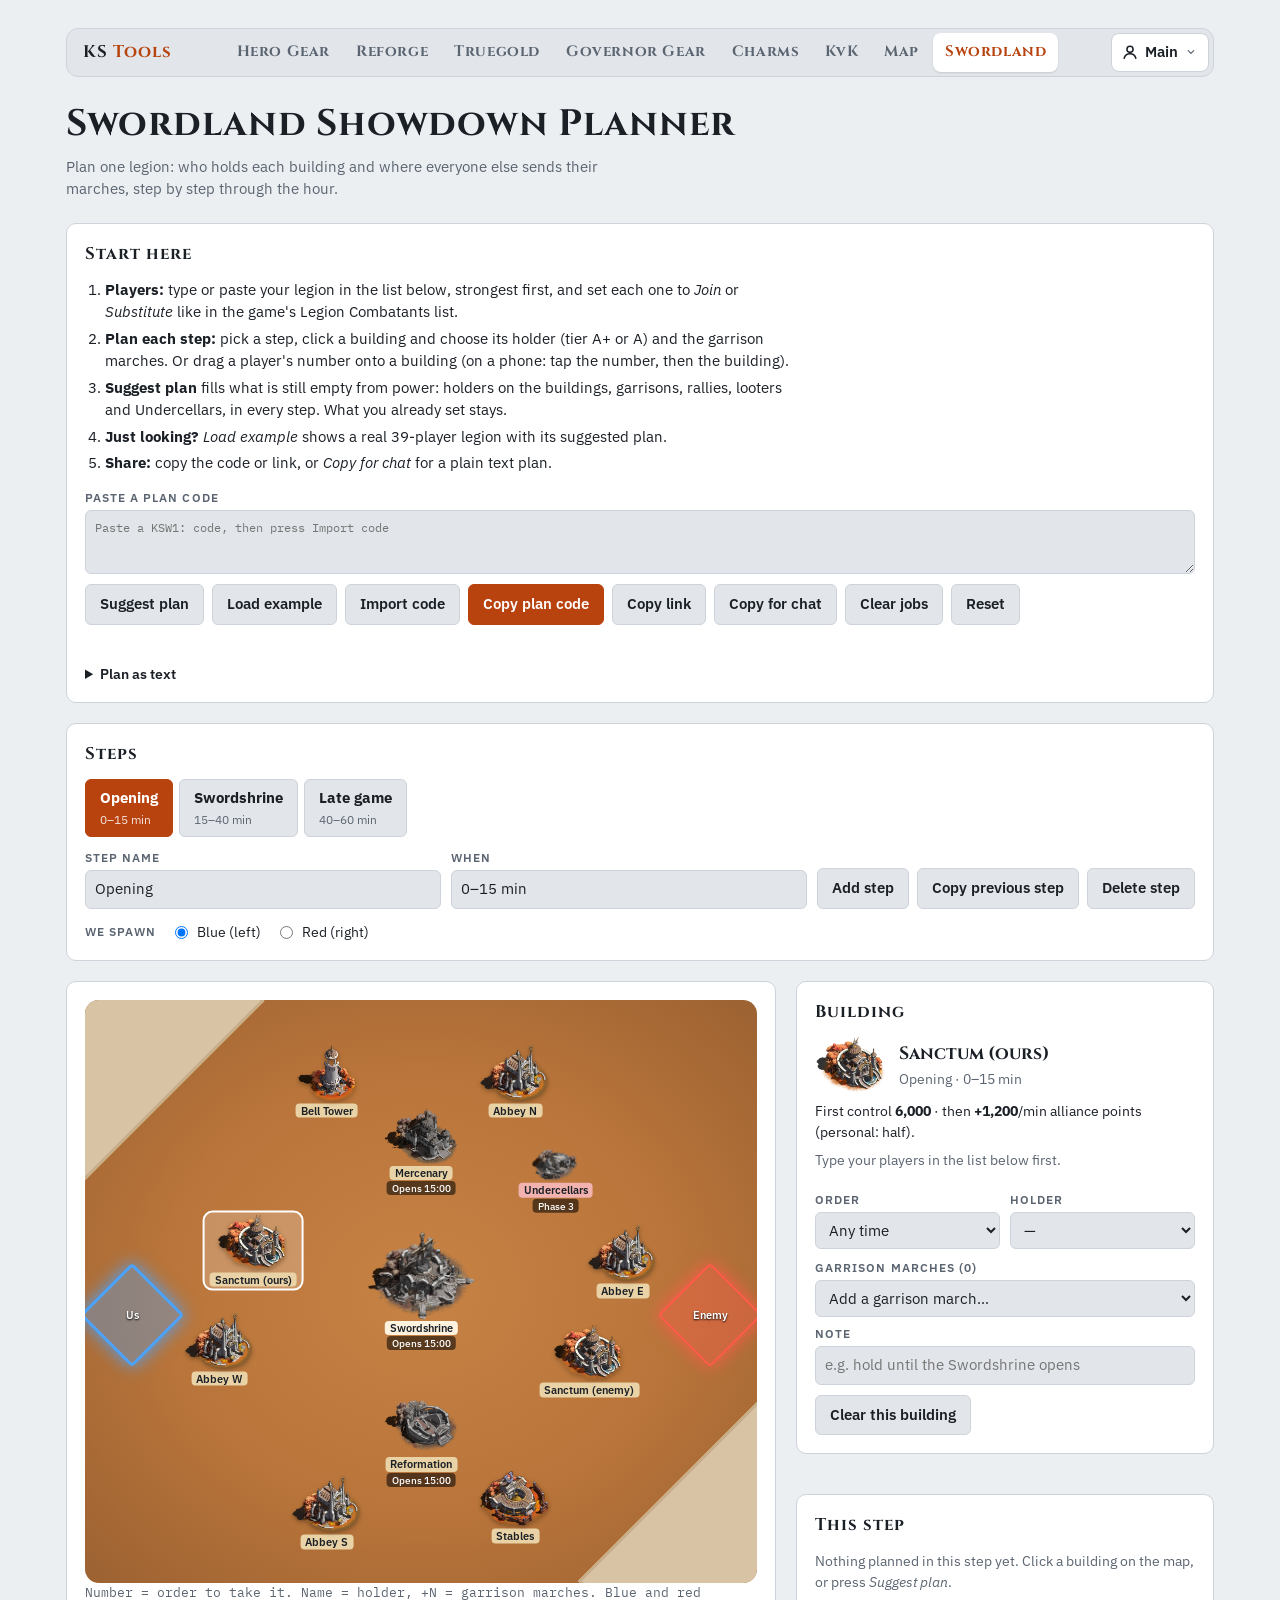
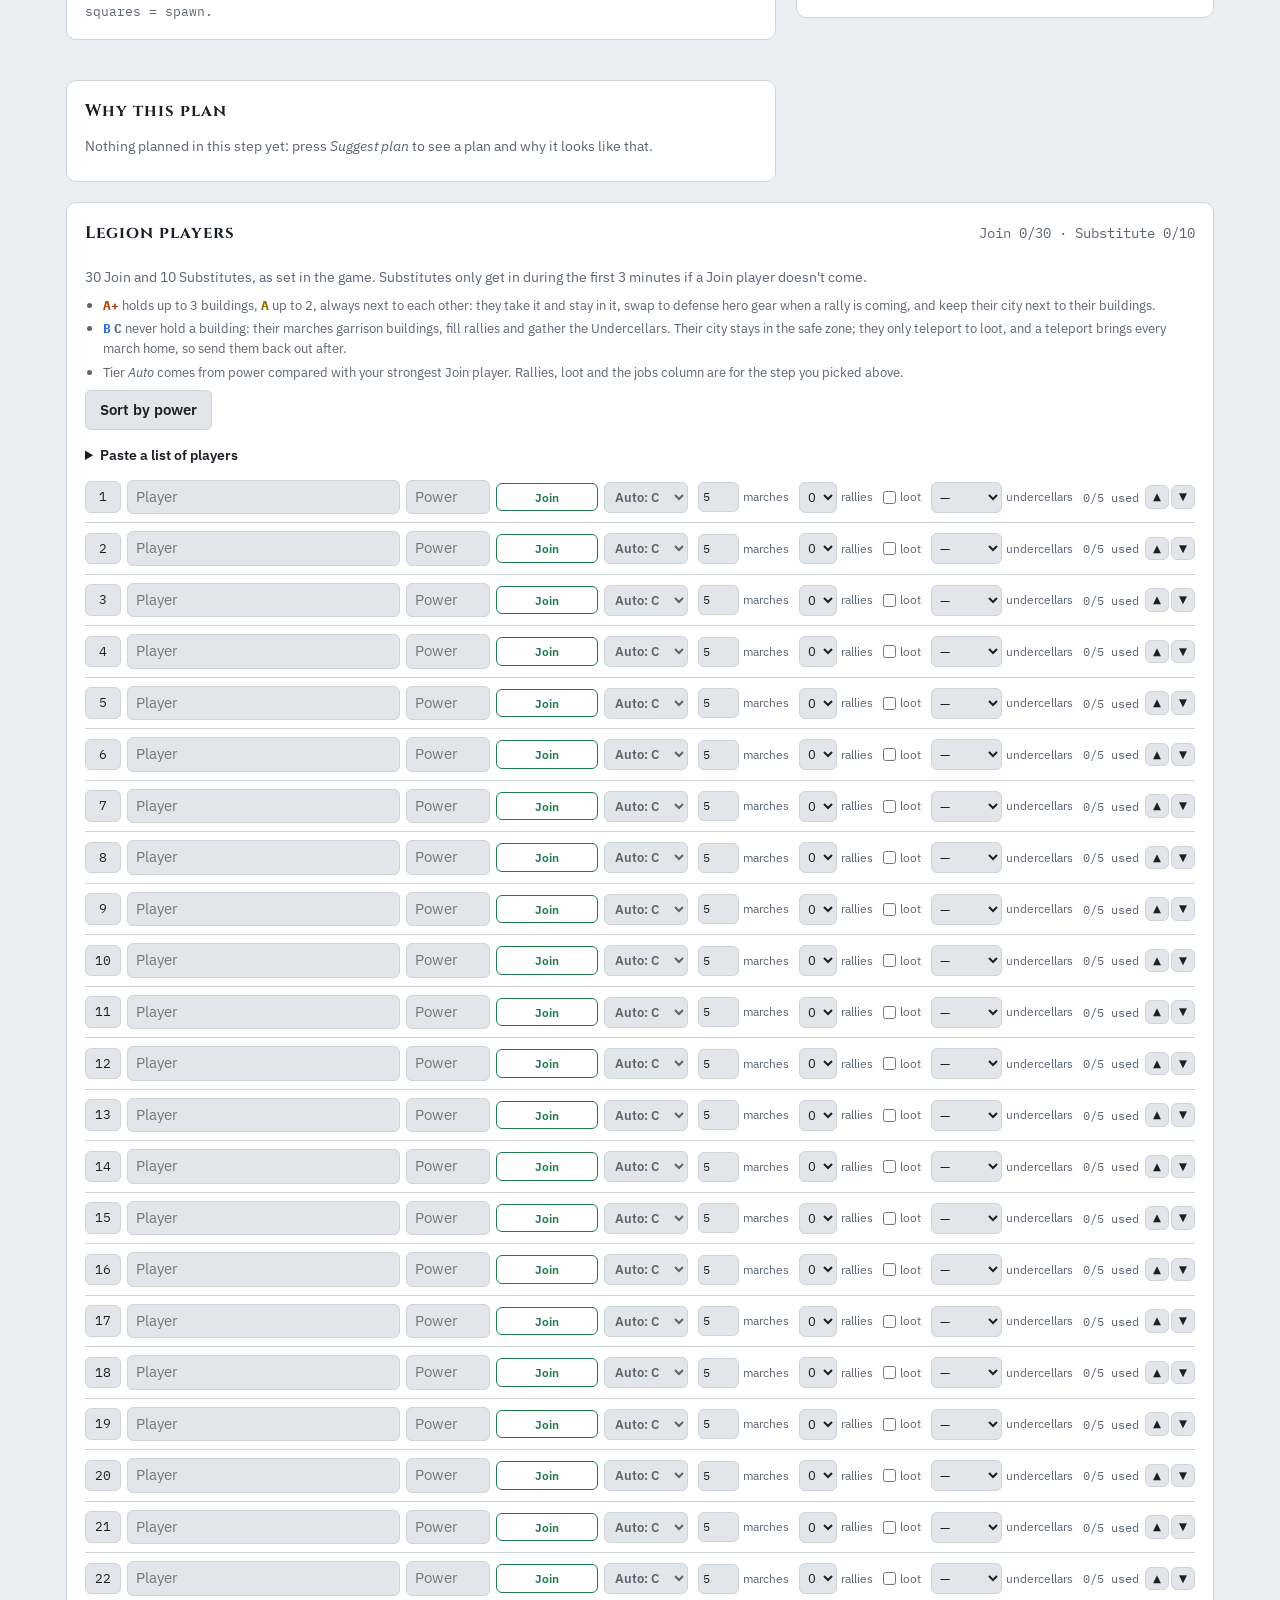
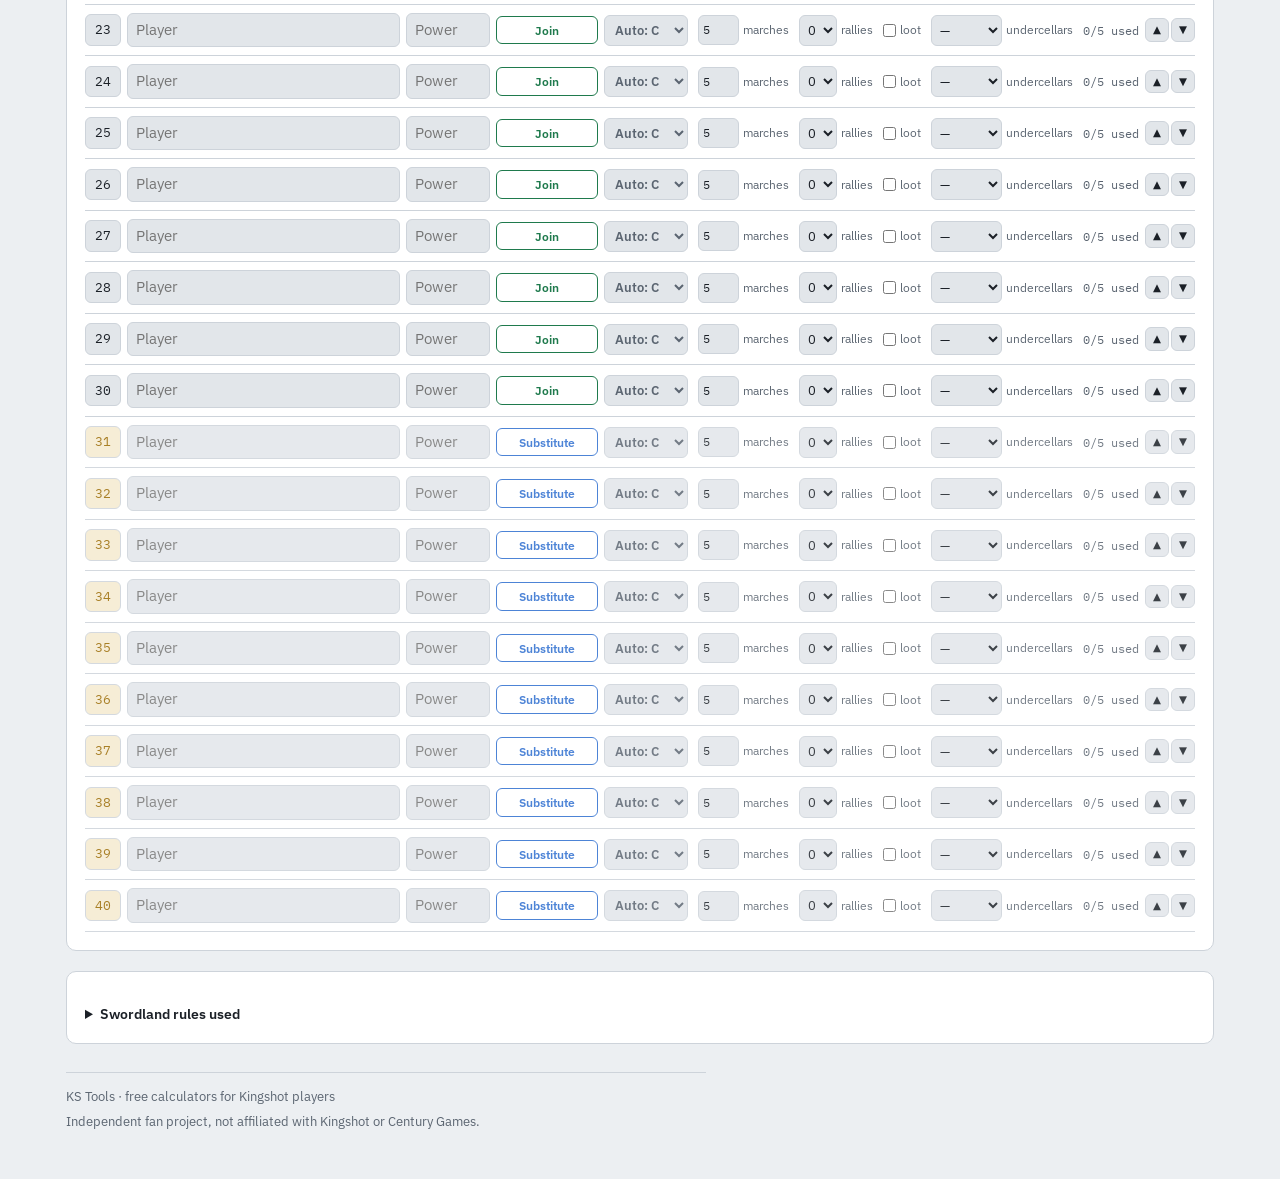
<file: swordland/index.html>
<!doctype html>
<html lang="en">
<head>
<meta charset="utf-8">
<meta name="viewport" content="width=device-width, initial-scale=1, viewport-fit=cover">
<title>Kingshot Swordland Showdown Planner | KS Tools</title>
<meta name="description" content="Free Kingshot Swordland Showdown planner: your 30 players and 10 substitutes, a rally leader, garrison leader and joiners on every building for each step of the battle, shared with one link.">
<meta property="og:type" content="website">
<meta property="og:title" content="Kingshot Swordland Showdown Planner | KS Tools">
<meta property="og:description" content="Free Kingshot Swordland Showdown planner: your 30 players and 10 substitutes, a rally leader, garrison leader and joiners on every building for each step of the battle, shared with one link.">
<link rel="icon" href="data:image/svg+xml,%3Csvg xmlns='http://www.w3.org/2000/svg' viewBox='0 0 32 32'%3E%3Crect width='32' height='32' rx='7' fill='%23b8430f'/%3E%3Cpath d='M9 22l9-12 2 2-9 12zM18 8l6 6' stroke='%23fff' stroke-width='2.5' stroke-linecap='round' fill='none'/%3E%3C/svg%3E">
<link rel="preconnect" href="https://fonts.googleapis.com">
<link rel="preconnect" href="https://fonts.gstatic.com" crossorigin>
<link rel="stylesheet" href="https://fonts.googleapis.com/css2?family=Cinzel:wght@600;700&family=IBM+Plex+Sans:wght@400;500;600&family=IBM+Plex+Mono:wght@400;500&display=swap">
<link rel="stylesheet" href="../assets/style.css">
<script type="speculationrules">{"prefetch":[{"where":{"href_matches":"/*"},"eagerness":"moderate"}]}</script>
</head>
<body>
<div class="wrap">
<nav class="sitenav" aria-label="Site">
<a class="brand" href="../">KS <span>Tools</span></a>
<div class="apptabs"><a href="../hero-gear/">Hero Gear</a><a href="../reforge/">Reforge</a><a href="../truegold/">Truegold</a><a href="../governor-gear/">Governor Gear</a><a href="../charms/">Charms</a><a href="../kvk/">KvK</a><a href="../map/">Map</a><a href="../swordland/" aria-current="page">Swordland</a></div>
</nav>
<div id="app-swordland">
<header>
<div>
<h1>Swordland Showdown Planner</h1>
<p class="lede">Plan one legion: who holds each building and where everyone else sends their marches, step by step through the hour.</p>
</div>
</header>
<section class="panel start" aria-labelledby="h-start">
<h2 id="h-start">Start here</h2>
<ol class="howto">
<li><b>Players:</b> type or paste your legion in the list below, strongest first, and set each one to <i>Join</i> or <i>Substitute</i> like in the game's Legion Combatants list.</li>
<li><b>Plan each step:</b> pick a step, click a building and choose its holder (tier A+ or A) and the garrison marches. Or drag a player's number onto a building (on a phone: tap the number, then the building).</li>
<li><b>Suggest plan</b> fills what is still empty from power: holders on the buildings, garrisons, rallies, looters and Undercellars, in every step. What you already set stays.</li>
<li><b>Just looking?</b> <i>Load example</i> shows a real 39-player legion with its suggested plan.</li>
<li><b>Share:</b> copy the code or link, or <i>Copy for chat</i> for a plain text plan.</li>
</ol>
<label class="field"><span class="label">Paste a plan code</span>
<textarea id="code" spellcheck="false" placeholder="Paste a KSW1: code, then press Import code"></textarea>
</label>
<div class="btns" style="margin-top:10px">
<button id="btn-suggest" type="button">Suggest plan</button>
<button id="btn-example" type="button">Load example</button>
<button id="btn-import" type="button">Import code</button>
<button id="btn-export" type="button" class="primary">Copy plan code</button>
<button id="btn-link" type="button">Copy link</button>
<button id="btn-chat" type="button">Copy for chat</button>
<button id="btn-clear-jobs" type="button">Clear jobs</button>
<button id="btn-clear" type="button">Reset</button>
</div>
<p id="msg" class="msg" role="status"></p>
<details id="chat-box" class="sw-chatbox"><summary>Plan as text</summary><textarea id="chat" readonly spellcheck="false" aria-label="Plan as text"></textarea></details>
</section>

<section class="panel" aria-labelledby="h-steps" style="margin:20px 0">
<h2 id="h-steps">Steps</h2>
<div class="sw-steps" id="sw-steps" role="tablist" aria-label="Steps"></div>
<div class="sw-stepedit">
<label class="field"><span class="label">Step name</span><input type="text" id="step-n" maxlength="24"></label>
<label class="field"><span class="label">When</span><input type="text" id="step-t" maxlength="16" placeholder="e.g. 0–15 min"></label>
<div class="btns"><button id="btn-step-add" type="button">Add step</button><button id="btn-step-copy" type="button" title="Copy every task from the step before">Copy previous step</button><button id="btn-step-del" type="button">Delete step</button></div>
</div>
<div class="sw-side" role="radiogroup" aria-label="Our spawn"><span class="label">We spawn</span>
<label><input type="radio" name="side" value="blue"> Blue (left)</label><label><input type="radio" name="side" value="red"> Red (right)</label></div>
</section>

<div class="grid sw-grid">
<div class="col">
<section class="panel" aria-label="Battlefield">
<div class="sw-map" id="sw-map"></div>
<p class="mp-hover">Number = order to take it. Name = holder, +N = garrison marches. Blue and red squares = spawn.</p>
</section>
<section class="panel" aria-labelledby="h-why" style="margin-top:20px">
<h2 id="h-why">Why this plan</h2>
<div id="why"></div>
</section>
</div>
<div class="col">
<section class="panel" aria-labelledby="h-sel">
<h2 id="h-sel">Building</h2>
<div id="sel"></div>
</section>
<section class="panel" aria-labelledby="h-plan" style="margin-top:20px">
<h2 id="h-plan">This step</h2>
<div id="plan"></div>
</section>
</div>
</div>

<section class="panel" aria-labelledby="h-roster" style="margin-top:20px">
<div class="sw-rhead"><h2 id="h-roster">Legion players</h2><span id="count" class="sw-count"></span></div>
<p class="sw-hint">30 Join and 10 Substitutes, as set in the game. Substitutes only get in during the first 3 minutes if a Join player doesn't come.</p>
<ul class="sw-tiers">
<li><b class="t-Ap">A+</b> holds up to 3 buildings, <b class="t-A">A</b> up to 2, always next to each other: they take it and stay in it, swap to defense hero gear when a rally is coming, and keep their city next to their buildings.</li>
<li><b class="t-B">B</b> <b class="t-C">C</b> never hold a building: their marches garrison buildings, fill rallies and gather the Undercellars. Their city stays in the safe zone; they only teleport to loot, and a teleport brings every march home, so send them back out after.</li>
<li>Tier <i>Auto</i> comes from power compared with your strongest Join player. Rallies, loot and the jobs column are for the step you picked above.</li>
</ul>
<div class="btns" style="margin:8px 0">
<button id="btn-sort" type="button">Sort by power</button>
</div>
<details class="sw-pastebox"><summary>Paste a list of players</summary>
<textarea id="paste" spellcheck="false" placeholder="One player per line. Power and Join / Sub after the name are optional:&#10;Pong 6,918 join&#10;GobZ 2,430 sub&#10;Chen"></textarea>
<div class="btns" style="margin-top:8px"><button id="btn-paste" type="button">Fill the list</button></div>
</details>
<ol class="sw-roster" id="roster"></ol>
</section>

<section class="panel" style="margin-top:20px">
<details class="mp-rules">
<summary>Swordland rules used</summary>
<ul>
<li>A legion has 30 players and 10 substitutes. Substitutes only get in during the first 3 minutes, if someone doesn't come.</li>
<li>The match lasts 60 minutes. The Swordshrine, Mercenary and Reformation are locked for the first 15 minutes.</li>
<li>A building is yours after 3 minutes inside (1.5 with the Bell Tower). You then get the first control bonus once, and points every minute you hold it.</li>
<li>Points (alliance, personal is half): Swordshrine 9,000 then +1,800/min, Sanctum 6,000 +1,200/min, Abbey 3,000 +600/min, Bell Tower, Mercenary, Reformation and Stables 1,200 +240/min.</li>
<li>Half of a building's points pile up on it. When the enemy takes it, the pile drops on the ground: send spare marches to loot it.</li>
<li>Stables: free teleport every 5 minutes instead of 10. Bell Tower: captures take half the time. Reformation: troop buff. Mercenary: mercenary attacks on buildings.</li>
<li>Undercellars: 8 appear in phase 3, two waves of four about 15 and 20 minutes into the phase, at random spots (the magnifying glass on the minimap shows them). Each holds 4,800 points. We send 2 gatherers to each.</li>
<li>Marches: every building held, garrison, Undercellar and rally uses one; a teleport (to loot) brings every march home.</li>
<li>Kills only give personal points: 80 per 10,000 enemy power when attacking, 40 when defending.</li>
<li>Troops are only injured. Leaving the field heals them, then you wait 12 minutes before you can enter again.</li>
</ul>
<p>From the kingshotwiki.com, kingshotalmanach.com, heaven-guardian.com and kingshotguide.org guides. Building pictures: kingshot.net.</p>
</details>
</section>
</div>
<footer class="sitefoot"><span>KS Tools · free calculators for Kingshot players</span><span>Independent fan project, not affiliated with Kingshot or Century Games.</span></footer>
</div>
<script src="../assets/common.js"></script>
<script src="../assets/jeabslist.js"></script>
<script src="../assets/accounts.js"></script>
<script src="../assets/swordland.js"></script>
</body>
</html>
</file>
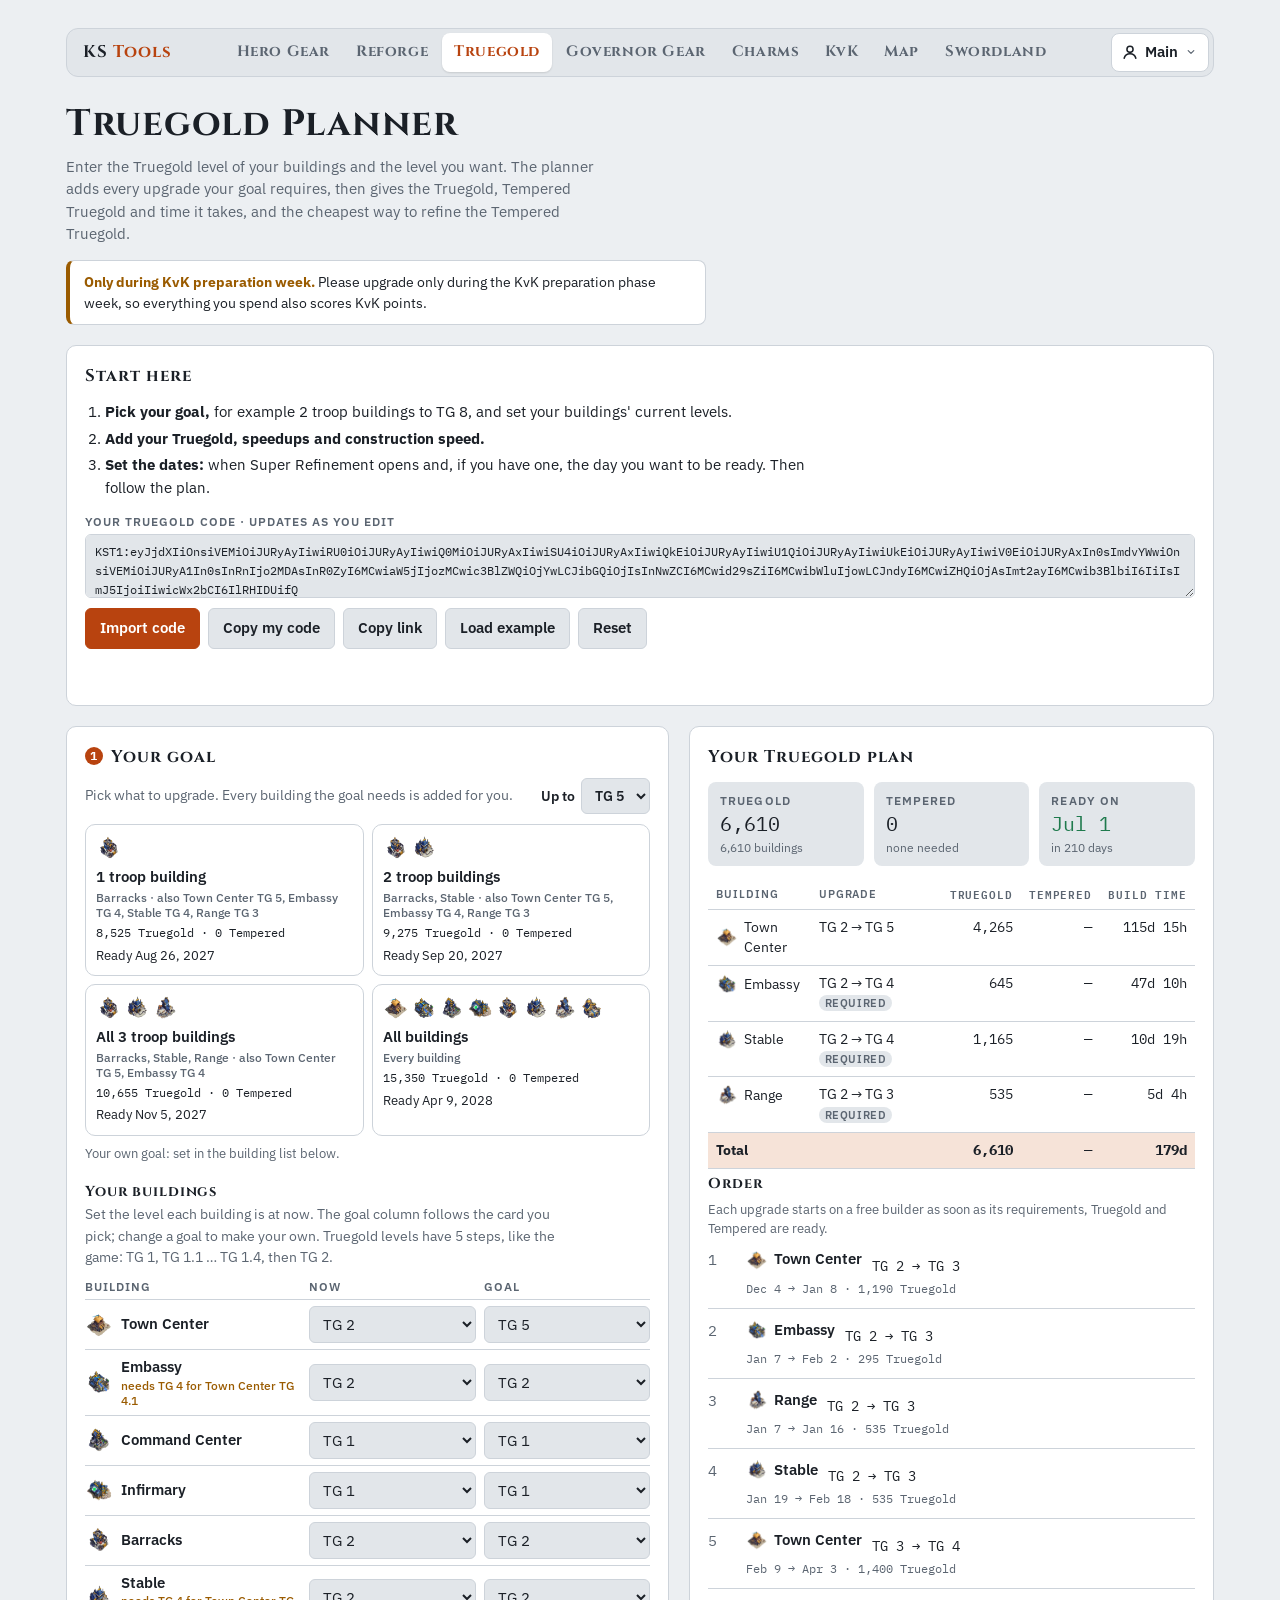
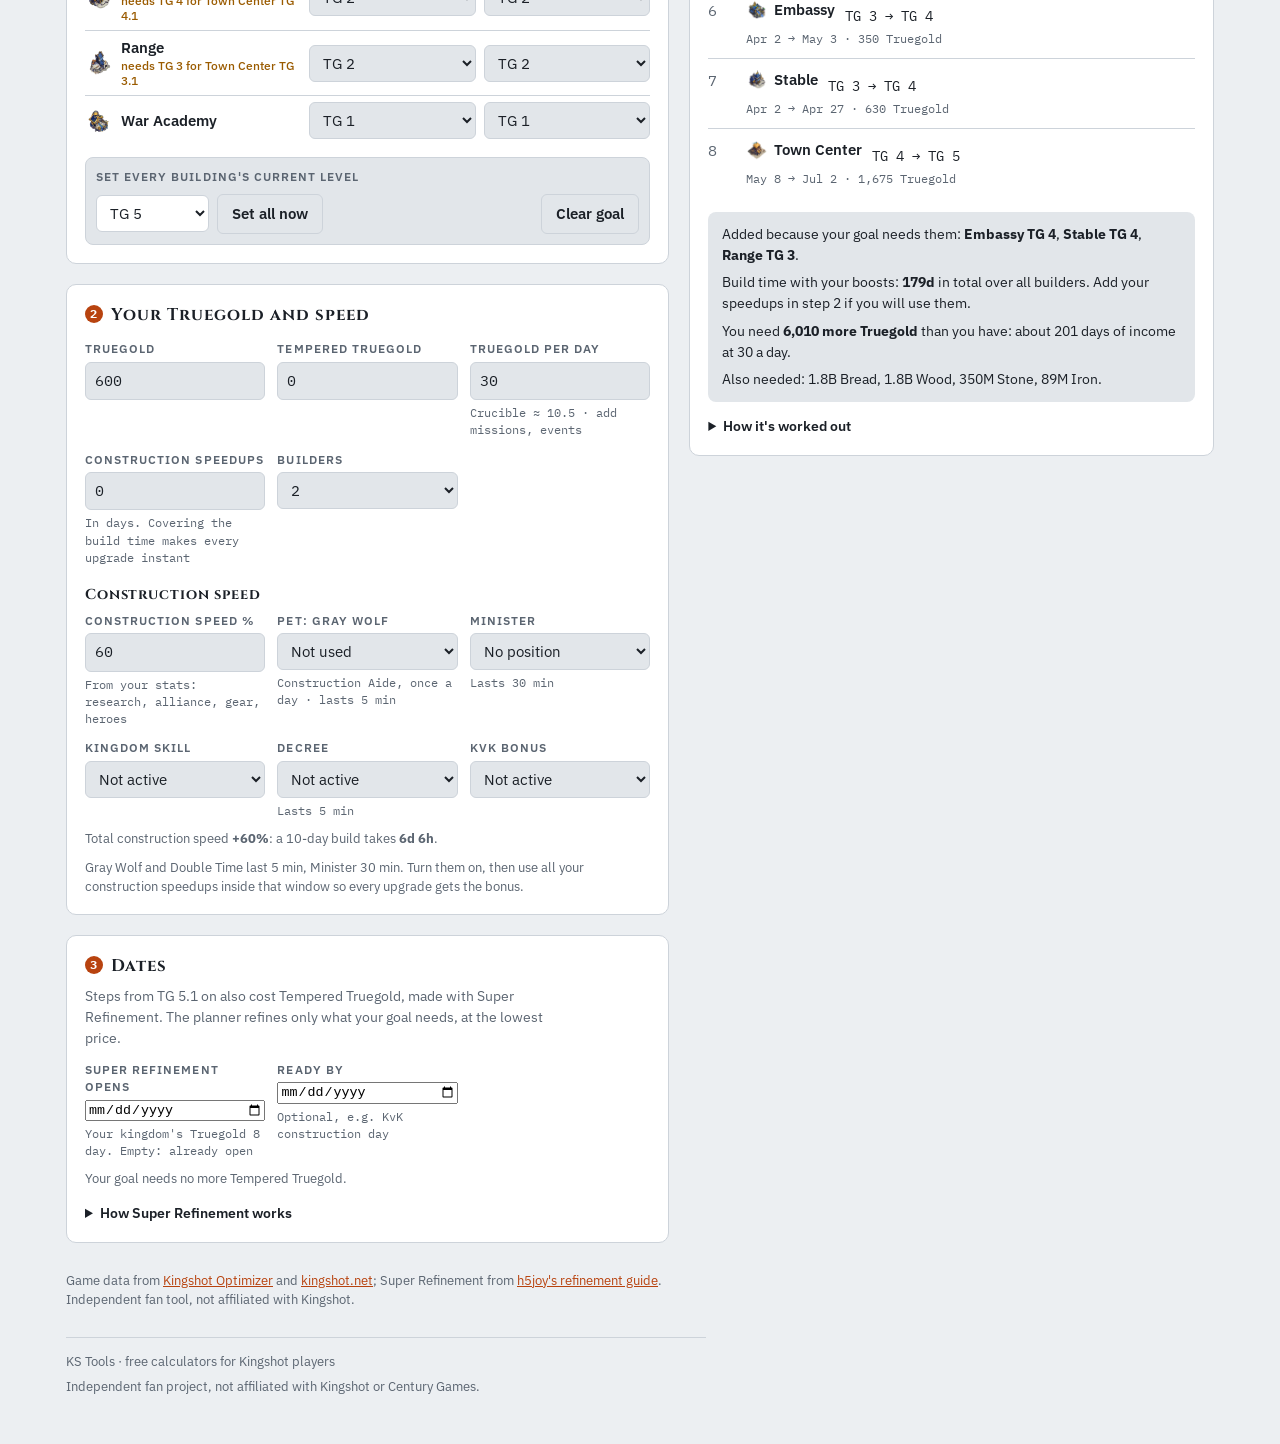
<file: truegold/index.html>
<!doctype html>
<html lang="en">
<head>
<meta charset="utf-8">
<meta name="viewport" content="width=device-width, initial-scale=1, viewport-fit=cover">
<title>Kingshot Truegold Planner | KS Tools</title>
<meta name="description" content="Free Kingshot Truegold calculator: enter your buildings' TG levels and get the Truegold, Tempered Truegold and time needed to reach your goal, plus the cheapest Super Refinement plan.">
<meta property="og:type" content="website">
<meta property="og:title" content="Kingshot Truegold Planner | KS Tools">
<meta property="og:description" content="Free Kingshot Truegold calculator: enter your buildings' TG levels and get the Truegold, Tempered Truegold and time needed to reach your goal, plus the cheapest Super Refinement plan.">
<link rel="icon" href="data:image/svg+xml,%3Csvg xmlns='http://www.w3.org/2000/svg' viewBox='0 0 32 32'%3E%3Crect width='32' height='32' rx='7' fill='%23b8430f'/%3E%3Cpath d='M9 22l9-12 2 2-9 12zM18 8l6 6' stroke='%23fff' stroke-width='2.5' stroke-linecap='round' fill='none'/%3E%3C/svg%3E">
<link rel="preconnect" href="https://fonts.googleapis.com">
<link rel="preconnect" href="https://fonts.gstatic.com" crossorigin>
<link rel="stylesheet" href="https://fonts.googleapis.com/css2?family=Cinzel:wght@600;700&family=IBM+Plex+Sans:wght@400;500;600&family=IBM+Plex+Mono:wght@400;500&display=swap">
<link rel="stylesheet" href="../assets/style.css">
<script type="speculationrules">{"prefetch":[{"where":{"href_matches":"/*"},"eagerness":"moderate"}]}</script>
</head>
<body>
<div class="wrap">
  <nav class="sitenav" aria-label="Site">
    <a class="brand" href="../">KS <span>Tools</span></a>
    <div class="apptabs"><a href="../hero-gear/">Hero Gear</a><a href="../reforge/">Reforge</a><a href="../truegold/" aria-current="page">Truegold</a><a href="../governor-gear/">Governor Gear</a><a href="../charms/">Charms</a><a href="../kvk/">KvK</a><a href="../map/">Map</a><a href="../swordland/">Swordland</a></div>
  </nav>
  <div id="app-tg">
  <header>
    <div>
      <h1>Truegold Planner</h1>
      <p class="lede">Enter the Truegold level of your buildings and the level you want. The planner adds every upgrade your goal requires, then gives the Truegold, Tempered Truegold and time it takes, and the cheapest way to refine the Tempered Truegold.</p>
    </div>
  </header>
  <p class="kvk-note" role="note"><b>Only during KvK preparation week.</b> Please upgrade only during the KvK preparation phase week, so everything you spend also scores KvK points.</p>

  <section class="panel start" aria-labelledby="h-start">
    <h2 id="h-start">Start here</h2>
    <ol class="howto">
      <li><b>Pick your goal,</b> for example 2 troop buildings to TG 8, and set your buildings' current levels.</li>
      <li><b>Add your Truegold, speedups and construction speed.</b></li>
      <li><b>Set the dates:</b> when Super Refinement opens and, if you have one, the day you want to be ready. Then follow the plan.</li>
    </ol>
    <label class="field"><span class="label">Your Truegold code · updates as you edit</span>
      <textarea id="code" spellcheck="false" placeholder="Paste a KST1: code here, then press Import code"></textarea>
    </label>
    <div class="btns" style="margin-top:10px">
      <button id="btn-import" type="button" class="primary">Import code</button>
      <button id="btn-export" type="button">Copy my code</button>
      <button id="btn-link" type="button">Copy link</button>
      <button id="btn-example" type="button">Load example</button>
      <button id="btn-blank" type="button">Reset</button>
    </div>
    <p id="msg" class="msg" role="status"></p>
  </section>

  <div class="grid">
    <div class="col">
      <section class="panel" aria-labelledby="h-bld">
        <h2 id="h-bld"><span class="stepn">1</span>Your goal</h2>
        <div class="tg-qhead"><span class="lede" style="margin:0;font-size:.88rem">Pick what to upgrade. Every building the goal needs is added for you.</span>
          <label class="tg-qlvl">Up to <select id="q-lvl" aria-label="Goal level"></select></label></div>
        <div class="tg-goals" id="q-cards"></div>
        <p class="foot" id="q-custom" style="margin:8px 0 0"></p>
        <h3 class="sub" style="margin-top:18px">Your buildings</h3>
        <p class="lede" style="margin:-4px 0 10px;font-size:.88rem">Set the level each building is at now. The goal column follows the card you pick; change a goal to make your own. Truegold levels have 5 steps, like the game: TG 1, TG 1.1 … TG 1.4, then TG 2.</p>
        <div class="tg-bhead"><span class="label">Building</span><span class="label">Now</span><span class="label">Goal</span></div>
        <div id="blds"></div>
        <div class="tg-setall">
          <span class="label">Set every building's current level</span>
          <select id="all-cur" aria-label="Set every building's current level"></select>
          <button type="button" id="all-cur-go">Set all now</button>
          <button type="button" id="goal-clear" style="margin-left:auto">Clear goal</button>
        </div>
      </section>

      <section class="panel" aria-labelledby="h-res">
        <h2 id="h-res"><span class="stepn">2</span>Your Truegold and speed</h2>
        <div class="res">
          <label class="field"><span class="label">Truegold</span><input id="r-tg" type="number" min="0" step="1"></label>
          <label class="field"><span class="label">Tempered Truegold</span><input id="r-ttg" type="number" min="0" step="1"></label>
          <label class="field"><span class="label">Truegold per day</span><input id="r-inc" type="number" min="0" step="0.5"><span class="hint">Crucible ≈ 10.5 · add missions, events</span></label>
          <label class="field"><span class="label">Construction speedups</span><input id="r-spd" type="number" min="0" step="1"><span class="hint">In days. Covering the build time makes every upgrade instant</span></label>
          <label class="field"><span class="label">Builders</span><select id="r-bld"><option value="1">1</option><option value="2">2</option></select></label>
        </div>
        <h3 class="sub" style="margin-top:18px">Construction speed</h3>
        <div class="res tg-speed">
          <label class="field"><span class="label">Construction speed %</span><input id="r-speed" type="number" min="0" step="1"><span class="hint">From your stats: research, alliance, gear, heroes</span></label>
          <label class="field"><span class="label">Pet: Gray Wolf</span><select id="b-wolf">
            <option value="0">Not used</option><option value="5">Rank 1 · 5%</option><option value="7">Rank 2 · 7%</option><option value="9">Rank 3 · 9%</option><option value="12">Rank 4 · 12%</option><option value="15">Rank 5 · 15%</option></select>
            <span class="hint">Construction Aide, once a day · lasts 5 min</span></label>
          <label class="field"><span class="label">Minister</span><select id="b-min">
            <option value="0">No position</option><option value="10">Chief Minister · 10%</option><option value="15">Chief Min. + High King · 15%</option></select>
            <span class="hint">Lasts 30 min</span></label>
          <label class="field"><span class="label">Kingdom skill</span><select id="b-gw">
            <option value="0">Not active</option><option value="10">Ground Works · 10%</option></select></label>
          <label class="field"><span class="label">Decree</span><select id="b-dt">
            <option value="0">Not active</option><option value="1">Double Time · −20% time</option></select>
            <span class="hint">Lasts 5 min</span></label>
          <label class="field"><span class="label">KvK bonus</span><select id="b-kvk">
            <option value="0">Not active</option><option value="5">KvK active · 5%</option></select>
            <span class="hint" id="kvk-hint"></span></label>
        </div>
        <p class="foot" id="speed-sum"></p>
        <p class="foot">Gray Wolf and Double Time last 5 min, Minister 30 min. Turn them on, then use all your construction speedups inside that window so every upgrade gets the bonus.</p>
      </section>

      <section class="panel" aria-labelledby="h-ttg">
        <h2 id="h-ttg"><span class="stepn">3</span>Dates</h2>
        <p class="lede" style="margin:-6px 0 12px;font-size:.88rem">Steps from TG 5.1 on also cost Tempered Truegold, made with Super Refinement. The planner refines only what your goal needs, at the lowest price.</p>
        <div class="res">
          <label class="field"><span class="label">Super Refinement opens</span><input id="r-open" type="date"><span class="hint">Your kingdom's Truegold 8 day. Empty: already open</span></label>
          <label class="field"><span class="label">Ready by</span><input id="r-by" type="date"><span class="hint">Optional, e.g. KvK construction day</span></label>
        </div>
        <div class="foot tg-refsum" id="ref-sum"></div>
        <details>
          <summary>How Super Refinement works</summary>
          <ul class="tg-facts">
            <li>It's in the Truegold Crucible, once your Town Center is TG 5 and your kingdom reaches the Truegold 8 stage.</li>
            <li>Each refinement turns Truegold into a random amount of Tempered Truegold, up to <b>100 a week</b>. The counter resets weekly; the planner takes the reset as Monday.</li>
            <li>The price rises every 20 refinements in the week (table below).</li>
            <li><b>The first refinement each day is 50% off.</b> Best routine: a batch right after the weekly reset, then one a day on the other 6 days, so the discount lands on the expensive ones.</li>
            <li>With a "Ready by" date, the planner spreads refining evenly over the weeks left, which costs less than doing it all in one week.</li>
          </ul>
          <div class="tbl"><table class="tg-tiers">
            <thead><tr><th>Refinement</th><th class="r">Truegold</th><th class="r">Avg Tempered</th><th class="r">TG per Tempered</th></tr></thead>
            <tbody id="tiers"></tbody></table></div>
        </details>
      </section>
    </div>

    <div class="col">
      <section class="panel results" aria-labelledby="h-plan">
        <h2 id="h-plan">Your Truegold plan</h2>
        <p class="tg-verdict" id="verdict" hidden></p>
        <div class="summary tg-sum">
          <div class="stat"><div class="label">Truegold</div><div class="v" id="s-tg">—</div><div class="tg-sub" id="s-tg2"></div></div>
          <div class="stat"><div class="label">Tempered</div><div class="v" id="s-ttg">—</div><div class="tg-sub" id="s-ttg2"></div></div>
          <div class="stat"><div class="label">Ready on</div><div class="v up" id="s-days">—</div><div class="tg-sub" id="s-date"></div></div>
        </div>
        <div class="tbl"><table id="per">
          <thead><tr><th>Building</th><th>Upgrade</th><th class="r">Truegold</th><th class="r">Tempered</th><th class="r">Build time</th></tr></thead>
          <tbody></tbody></table></div>
        <h3 class="sub">Order</h3>
        <p class="foot" style="margin-top:0" id="order-note"></p>
        <ol class="plan" id="order"></ol>
        <div class="notes" id="notes"></div>
        <details>
          <summary>How it's worked out</summary>
          <p>Costs, build times and requirements for every step from level 30 to TG 8 come from Kingshot Optimizer's building pages; the totals match kingshot.net (29,927 Truegold and 904 Tempered Truegold for all 8 buildings to TG 8). Academy level 30, needed for Town Center 30.1, is assumed done. Building icons are also from Kingshot Optimizer.</p>
          <p>Build time = base time ÷ (1 + construction speed + Gray Wolf + Minister + Ground Works + KvK), then × 0.8 with Double Time, the same way as Kingshot Optimizer's building calculator. The planner applies the bonuses you pick to every step. Gray Wolf and Double Time last 5 minutes and Minister 30 minutes: activate them, then spend your construction speedups inside that window so every upgrade gets the bonus. Speedups are used for the whole goal: if they cover its total build time every upgrade is instant, otherwise each build is shortened by the same share. The schedule adds your daily Truegold every day and refines once a week (the opening week, then every Monday), from the day Super Refinement opens and your Town Center is TG 5, while your goal still needs Tempered Truegold. With a "Ready by" date it spreads refining evenly over the weeks left; the shortfall shown is against the most Tempered your Truegold can buy by then. Tempered Truegold uses the average result per refinement, so real luck will vary.</p>
          <p>Refinement prices and average results come from community guides (h5joy Kingshot guide); the 50% daily discount is applied to one refinement per day.</p>
        </details>
      </section>
    </div>
  </div>

  <footer>Game data from <a href="https://kingshotoptimizer.com/buildings/" target="_blank" rel="noopener">Kingshot Optimizer</a> and <a href="https://kingshot.net/database/truegold-requirements" target="_blank" rel="noopener">kingshot.net</a>; Super Refinement from <a href="https://ks.h5joy-games.com/guides/tempered-truegold-refinement/" target="_blank" rel="noopener">h5joy's refinement guide</a>. Independent fan tool, not affiliated with Kingshot.</footer>
  </div>
  <footer class="sitefoot"><span>KS Tools · free calculators for Kingshot players</span><span>Independent fan project, not affiliated with Kingshot or Century Games.</span></footer>
</div>
<script src="../assets/common.js"></script>
<script src="../assets/jeabslist.js"></script>
<script src="../assets/accounts.js"></script>
<script src="../assets/truegold-data.js"></script>
<script src="../assets/truegold.js"></script>
</body>
</html>
</file>
<file: assets/style.css>
/* page reset */
*,*::before,*::after{box-sizing:border-box}
html{-webkit-text-size-adjust:100%}
:root{color-scheme:light;padding-top:env(safe-area-inset-top,0px);padding-bottom:env(safe-area-inset-bottom,0px)}
body{margin:0;font-size:14px}
img{max-width:100%}
[hidden]{display:none!important}
.sitenav{display:flex;flex-wrap:wrap;align-items:center;gap:10px 16px;margin-bottom:20px}
/* moving between pages: the browser keeps the nav in place and cross-fades the rest, instead of a white flash
   (Chrome/Edge 126+, Safari 18.2+; other browsers load the page as before). Pages are prefetched on hover. */
@view-transition{navigation:auto}
.sitenav{view-transition-name:sitenav}
::view-transition-old(root),::view-transition-new(root){animation-duration:.15s}
@media (prefers-reduced-motion:reduce){@view-transition{navigation:none}}
.brand{font-family:var(--display);font-weight:700;letter-spacing:.06em;color:var(--ink);text-decoration:none;font-size:1.05rem}
.brand span{color:var(--ember)}
.sitenav .apptabs{margin-bottom:0}
.apptabs a{display:inline-block;border-radius:8px;padding:8px 18px;font-family:var(--display);font-weight:700;letter-spacing:.04em;color:var(--muted);white-space:nowrap;text-decoration:none}
.apptabs a[aria-current="page"]{background:var(--panel);color:var(--ember);box-shadow:0 1px 2px rgba(0,0,0,.12)}
.apptabs a:hover{color:var(--ink)}
.apptabs a:focus-visible,.brand:focus-visible{outline:2px solid var(--ember);outline-offset:2px}
.sitefoot{margin-top:28px;padding-top:14px;border-top:1px solid var(--line);font-size:.8rem;color:var(--muted);display:flex;flex-wrap:wrap;gap:6px 18px}
.sitefoot a{color:var(--ember)}
/* Layout: forge workbench — inputs on the left bench, the upgrade order pinned on the right; stacks on phones */
:root{
  --bg:#eceff2; --panel:#ffffff; --sunk:#e2e6ea; --line:#cdd3da;
  --ink:#1b2027; --muted:#5b6571;
  --ember:#b8430f; --ember-soft:#f6e3d8;
  --red:#b3202e; --red-soft:#f7dde0; --gold:#9a6a00; --gold-soft:#f5ead0;
  --good:#1f7a4d; --warn:#9a5b00;
  --display:"Cinzel", "Trajan Pro", Georgia, serif;
  --body:"IBM Plex Sans", system-ui, -apple-system, "Segoe UI", sans-serif;
  --mono:"IBM Plex Mono", ui-monospace, Menlo, Consolas, monospace;
}
@media (prefers-color-scheme: dark){:root:not([data-theme="light"]){
  --bg:#14171c; --panel:#1c2027; --sunk:#232830; --line:#323944;
  --ink:#e6e9ed; --muted:#97a1ad;
  --ember:#f08a4b; --ember-soft:#3a2418;
  --red:#ef6b77; --red-soft:#3b1e23; --gold:#e3b54a; --gold-soft:#352c16;
  --good:#5fc995; --warn:#e3a54a; color-scheme:dark}}
:root[data-theme="dark"]{
  --bg:#14171c; --panel:#1c2027; --sunk:#232830; --line:#323944;
  --ink:#e6e9ed; --muted:#97a1ad;
  --ember:#f08a4b; --ember-soft:#3a2418;
  --red:#ef6b77; --red-soft:#3b1e23; --gold:#e3b54a; --gold-soft:#352c16;
  --good:#5fc995; --warn:#e3a54a; color-scheme:dark}

*{box-sizing:border-box}
[hidden]{display:none!important}
body{background:var(--bg);color:var(--ink);font-family:var(--body);font-size:15px;line-height:1.5}
.wrap{max-width:1180px;margin:0 auto;padding-block:28px 48px;
  padding-left:max(16px, env(safe-area-inset-left, 0px));padding-right:max(16px, env(safe-area-inset-right, 0px))}
header{display:flex;flex-wrap:wrap;align-items:flex-end;justify-content:space-between;gap:12px 24px;margin-bottom:22px}
h1{font-family:var(--display);font-weight:700;font-size:clamp(1.6rem,3.6vw,2.3rem);letter-spacing:.02em;margin:0;text-wrap:balance}
.lede{color:var(--muted);margin:4px 0 0;max-width:62ch}
h2{font-family:var(--display);font-size:1.05rem;letter-spacing:.06em;margin:0 0 12px}
.label{font-size:.72rem;letter-spacing:.09em;text-transform:uppercase;color:var(--muted);font-weight:600}
.grid{display:grid;grid-template-columns:minmax(0,1.15fr) minmax(0,1fr);gap:20px;align-items:start}
@media (max-width:880px){.grid{grid-template-columns:minmax(0,1fr)}}
.col{display:flex;flex-direction:column;gap:20px;min-width:0}
.panel{background:var(--panel);border:1px solid var(--line);border-radius:10px;padding:18px}
.bought{display:flex;flex-wrap:wrap;gap:8px;margin-bottom:12px}
.pk{display:flex;align-items:center;gap:8px;background:var(--sunk);border:1px solid var(--line);border-radius:6px;padding:6px 10px;font-weight:600;font-family:var(--mono);font-size:.88rem}
.pk small{display:block;font-family:var(--body);font-weight:400;color:var(--muted);font-size:.72rem}
.pk input[type=checkbox]{accent-color:var(--ember)}
.pk-n input{width:64px}
.chart-box{margin:14px 0 4px;overflow-x:auto}
.chart-box svg{display:block;width:100%;height:auto;min-width:320px}
.tbl{overflow-x:auto;margin-top:8px}
table{border-collapse:collapse;width:100%;font-size:.85rem;font-variant-numeric:tabular-nums}
th{font-size:.7rem;letter-spacing:.08em;text-transform:uppercase;color:var(--muted);font-weight:600;text-align:left;padding:6px 8px;border-bottom:1px solid var(--line);white-space:nowrap}
td{padding:7px 8px;border-bottom:1px solid var(--line);vertical-align:top}
td.r,th.r{text-align:right;font-family:var(--mono);white-space:nowrap}
td .unl{display:block;font-size:.75rem;color:var(--ember);margin-top:2px}
tr.zero td{color:var(--muted)}
tr.best td{background:var(--ember-soft)}
.assume{display:grid;grid-template-columns:repeat(3,minmax(0,1fr));gap:10px;margin-bottom:12px}
.assume .wide{grid-column:1/-1}
@media (max-width:460px){.assume{grid-template-columns:minmax(0,1fr)}}
.preview{display:flex;flex-direction:column;gap:12px;margin-bottom:16px}
.pv-head{display:flex;flex-wrap:wrap;justify-content:space-between;gap:2px 10px;align-items:baseline;margin-bottom:6px}
.pv-head strong{font-family:var(--display);letter-spacing:.05em;font-size:.95rem}
.pv-head span{font-family:var(--mono);font-size:.75rem;color:var(--muted);font-variant-numeric:tabular-nums}
.pv-head b{color:var(--good);font-weight:500}
.pv-row{display:grid;grid-template-columns:repeat(4,minmax(0,1fr));gap:6px}
.gcw{display:flex;flex-direction:column;align-items:center;gap:3px;min-width:0}
.gc{position:relative;width:100%;aspect-ratio:1;max-width:100%;border-radius:10px;display:grid;place-items:center;overflow:hidden;
  box-shadow:inset 0 0 0 1px rgba(255,255,255,.14),0 1px 2px rgba(0,0,0,.25)}
.gc.qR{background:linear-gradient(160deg,#a51d1d,#4d0e0e)}
.gc.qM{background:linear-gradient(160deg,#b7791f,#5a380a)}
.gc svg{width:56%;height:56%;stroke:#fff3ec;fill:rgba(255,255,255,.16);stroke-width:1.5;stroke-linecap:round;stroke-linejoin:round;filter:drop-shadow(0 1px 1px rgba(0,0,0,.35))}
.gc img{width:78%;height:78%;object-fit:contain;filter:drop-shadow(0 2px 3px rgba(0,0,0,.45));pointer-events:none;user-select:none}
.gc .ge{position:absolute;top:5px;left:7px;font-family:var(--mono);font-weight:500;font-size:.8rem;font-variant-numeric:tabular-nums;text-shadow:0 1px 1px rgba(0,0,0,.5)}
.gc.qR .ge{color:#fca5a5}.gc.qM .ge{color:#fde68a}
.gc .gf{position:absolute;bottom:4px;right:6px;font-family:var(--mono);font-size:.7rem;color:#fff;background:rgba(0,0,0,.38);border-radius:4px;padding:0 4px;font-variant-numeric:tabular-nums}
/* shared in-game tile (hero gear + governor gear): same shape, colours, labels and upgrade glow */
.gc.gt{width:min(84%,96px);overflow:visible;border-radius:16%;container-type:inline-size;
  box-shadow:inset 0 0 0 3px rgba(255,255,255,.28),inset 0 -6px 10px rgba(0,0,0,.12),0 2px 4px rgba(0,0,0,.3)}
.gc.gt.qR,.gc.gt.rL{background:linear-gradient(180deg,#f0807a,#d9534f)}
.gc.gt.qM,.gc.gt.rM{background:linear-gradient(180deg,#f5c25a,#d98c22)}
.gc.gt.rE{background:linear-gradient(180deg,#b58ae6,#8150c4)}
.gc.gt.rR{background:linear-gradient(180deg,#6fa8e8,#3f74c0)}
.gc.gt.rU{background:linear-gradient(180deg,#7cc97a,#4a9a4c)}
.gc.gt.r0{background:linear-gradient(180deg,#9aa3ad,#6b747e)}
.gc.gt img{width:86%;height:86%;object-fit:contain;filter:drop-shadow(0 2px 2px rgba(0,0,0,.35))}
.gc.gt.r0 img{width:62%;height:62%;filter:none;opacity:.9}
.gt-lbl,.gt-tag{position:absolute;font:900 15cqw/1 system-ui,sans-serif;color:#fff36a;
  -webkit-text-stroke:3px #3d2a0e;paint-order:stroke fill;font-variant-numeric:tabular-nums;white-space:nowrap}
.gt-lbl{bottom:3%;right:7%}
.gt-tag{top:5%;left:7%}
.gt-tag{display:flex;flex-direction:column;align-items:flex-start}
.gt-stars{display:flex;flex-direction:column;font-size:.8em;line-height:.95;margin-top:2%}
.gt-stars b{font-weight:900}
.gcw.up .gc.gt{outline:0;box-shadow:inset 0 0 0 3px rgba(255,255,255,.28),inset 0 -6px 10px rgba(0,0,0,.12),0 0 0 3px #ffd36a,0 0 16px 4px rgba(255,196,64,.6)}
/* upgrade marker: green arrow at the bottom-left of the tile (like the in-game upgrade arrow) */
.gcw.up .gc.gt::after{content:"";position:absolute;left:-7%;bottom:-7%;width:26%;aspect-ratio:1;border-radius:50%;
  background:#2fb35a url("data:image/svg+xml,%3Csvg xmlns='http://www.w3.org/2000/svg' viewBox='0 0 24 24'%3E%3Cpath d='M12 4 20 13h-5v7H9v-7H4z' fill='%23fff'/%3E%3C/svg%3E") center/70% no-repeat;
  border:2px solid #fff;box-shadow:0 1px 3px rgba(0,0,0,.45)}
.gcw.up .gw{color:var(--good);font-weight:600}
.gcw.same .gn{color:var(--muted);font-weight:500}
/* pieces the plan leaves alone recede, so upgrades stand out (only once a plan has upgrades) */
.preview.has-up .gcw.same .gc.gt{filter:saturate(.35) brightness(.8);opacity:.55;transition:filter .2s,opacity .2s}
.preview.has-up .gcw.same:hover .gc.gt,.preview.has-up .gcw.same:focus-visible .gc.gt{filter:none;opacity:1}
/* 5-step progress under a tile (governor gear purchases toward the next level) */
.gt-bar{display:flex;gap:2px;width:min(84%,96px);margin-top:3px}
.gt-bar i{flex:1;height:5px;border-radius:2px;background:var(--line,rgba(127,127,127,.3))}
.gt-bar i.on{background:var(--good,#2e9e5b)}
/* hero gear extras: troop badge and enhancement pill */
.preview .pv-row{gap:14px 14px;padding:8px 8px 0 8px}
.gc.gt .hg-tb{position:absolute;top:-11%;left:-11%;width:28%;height:auto;filter:drop-shadow(0 1px 2px rgba(0,0,0,.45))}
.hg-tb .bs{fill:#2f5f9e;stroke:#d6e6f7;stroke-width:1.6}
.hg-pill{position:absolute;top:-5%;right:-5%;padding:0 6cqw;border-radius:99px;border:2px solid rgba(255,255,255,.85);
  font:900 12.5cqw/1.3 system-ui,sans-serif;color:#fff;-webkit-text-stroke:2px rgba(0,0,0,.45);paint-order:stroke fill;
  box-shadow:0 1px 2px rgba(0,0,0,.35);font-variant-numeric:tabular-nums}
.hg-pill.e0{background:#8f969e}.hg-pill.e1{background:#55b45a}.hg-pill.e2{background:#3d86d4}
.hg-pill.e3{background:#9a6fd8}.hg-pill.e4{background:#e0a12a}.hg-pill.e5{background:#e2504c}
.gcw .gn{font-size:.72rem;font-weight:600;max-width:100%;overflow:hidden;text-overflow:ellipsis;white-space:nowrap}
.gcw .gw{font-family:var(--mono);font-size:.66rem;color:var(--muted);font-variant-numeric:tabular-nums}
@media (max-width:420px){.gc .ge{font-size:.68rem;top:3px;left:5px}.gc .gf{font-size:.6rem}.gcw .gw{font-size:.58rem}}
.sub{font-family:var(--display);font-size:.9rem;letter-spacing:.06em;margin:4px 0 6px}
.forms{display:grid;grid-template-columns:repeat(2,minmax(0,1fr));gap:12px}
@media (max-width:520px){.forms{grid-template-columns:minmax(0,1fr)}}
fieldset{border:1px solid var(--line);border-radius:8px;padding:8px 10px 10px;margin:0;min-width:0}
legend{padding:0 4px}
.fr{display:grid;grid-template-columns:repeat(3,minmax(0,1fr));gap:6px}
.fs{color:var(--warn);font-size:.75rem;min-height:1em;display:block;margin-top:4px}
.mixf{margin-top:12px}
.mixf input[type=range]{width:100%;accent-color:var(--ember)}
.mixo{font-family:var(--mono);font-size:.8rem;color:var(--muted)}
#form-table td{vertical-align:middle}
@media (max-width:460px){#form-table td,#form-table th{padding:6px 4px}.pick small{font-size:.7rem}}
#form-table td.top{color:var(--good);font-weight:600}
#form-table tr.sel td{background:var(--ember-soft)}
.pick{display:flex;gap:8px;align-items:flex-start;cursor:pointer}
.pick input{margin-top:4px;accent-color:var(--ember)}
.pick small{display:block;color:var(--muted);font-size:.74rem;line-height:1.35}
.packs-full{display:flex;flex-direction:column;gap:20px;margin-top:20px}
.packs-full .panel{min-width:0}
.packs-full .lede{max-width:none}
@media (min-width:881px){
  .packs-full .notes{display:grid;grid-template-columns:repeat(3,minmax(0,1fr));gap:10px 18px}
  .packs-full .chart-box svg{max-height:260px}
  .packs-full .assume{grid-template-columns:repeat(3,minmax(0,1fr)) minmax(0,2fr)}
  .packs-full .assume .wide{grid-column:auto}
}
.pts{margin-top:16px}
.pts td .unl{font-family:var(--mono);font-size:.7rem}
.start{margin-bottom:20px}
.start-head{display:flex;flex-wrap:wrap;align-items:center;justify-content:space-between;gap:8px 16px;margin-bottom:6px}
.start-head h2{margin:0}
.acct{font-size:.78rem;font-weight:600;border-radius:999px;padding:3px 10px;border:1px solid var(--line)}
.acct.ex{background:var(--gold-soft);color:var(--gold);border-color:transparent}
.acct.mine{background:var(--sunk);color:var(--good)}
.acct.empty{background:var(--ember-soft);color:var(--ember);border-color:transparent}
.howto{margin:4px 0 14px;padding-left:1.3em;display:flex;flex-direction:column;gap:4px;max-width:80ch}
.stepn{display:inline-grid;place-items:center;width:1.5em;height:1.5em;border-radius:50%;background:var(--ember);color:var(--panel);font-family:var(--mono);font-size:.75rem;margin-right:8px;vertical-align:2px}
.editlink{margin:-4px 0 10px;font-size:.82rem;color:var(--muted)}
.editlink a{color:var(--ember);font-weight:600}
.gcw{cursor:pointer;border-radius:10px}
.gcw:focus-visible{outline:2px solid var(--ember);outline-offset:3px}
.gcw:hover .gc{filter:brightness(1.12)}
.piece.flash{animation:flash 1.6s ease-out}
@keyframes flash{0%,40%{background:var(--ember-soft)}100%{background:transparent}}
@media (prefers-reduced-motion:reduce){.piece.flash{animation:none;background:var(--ember-soft)}}
button.danger{border-color:var(--red);color:var(--red)}
.shop-head{display:flex;flex-wrap:wrap;align-items:center;justify-content:space-between;gap:10px 16px;margin-bottom:14px}
.shop-head h2{margin:0}
.tabs{display:flex;gap:2px;background:var(--sunk);border:1px solid var(--line);border-radius:8px;padding:3px;max-width:100%;overflow-x:auto}
.tabs button{border:0;background:transparent;border-radius:6px;padding:7px 14px;font-weight:600;color:var(--muted);white-space:nowrap}
.tabs button[aria-selected="true"]{background:var(--panel);color:var(--ember);box-shadow:0 1px 2px rgba(0,0,0,.12)}
.tabs button:hover{filter:none;color:var(--ink)}
.why{background:var(--sunk);border-radius:8px;padding:12px 14px;margin:0 0 16px;font-size:.88rem}
.why p{margin:6px 0}
.why .sub{margin-top:0}
.why table.lim{font-size:.82rem;margin:6px 0}
.why table.lim td,.why table.lim th{padding:5px 6px}
.why tr.best td{background:var(--ember-soft)}
.why .moves{margin:4px 0 6px;padding-left:1.2em;display:flex;flex-direction:column;gap:4px}
.apptabs{display:inline-flex;gap:2px;background:var(--sunk);border:1px solid var(--line);border-radius:10px;padding:3px;margin-bottom:20px;max-width:100%;overflow-x:auto}
.apptabs button{border:0;background:transparent;border-radius:8px;padding:8px 18px;font-family:var(--display);font-weight:700;letter-spacing:.04em;color:var(--muted);white-space:nowrap}
.apptabs button[aria-selected="true"]{background:var(--panel);color:var(--ember);box-shadow:0 1px 2px rgba(0,0,0,.12)}
.apptabs button:hover{filter:none;color:var(--ink)}
.full{margin-top:20px;display:flex;flex-direction:column;gap:20px}
.gv-inv{display:grid;grid-template-columns:repeat(3,minmax(0,1fr));gap:12px;margin-bottom:12px}
@media (max-width:460px){.gv-inv{grid-template-columns:minmax(0,1fr)}}
.gv-piece{display:grid;grid-template-columns:minmax(0,1fr) minmax(0,1.6fr);gap:8px 10px;align-items:center;padding:9px 6px;border-top:1px solid var(--line);border-radius:6px}
.gv-piece:first-child{border-top:0}
@media (max-width:420px){.gv-piece{grid-template-columns:minmax(0,1fr)}}
.gv-piece.flash{animation:flash 1.6s ease-out}
@media (prefers-reduced-motion:reduce){.gv-piece.flash{animation:none;background:var(--ember-soft)}}
.gv-pn{display:flex;gap:8px;align-items:center;min-width:0;align-self:center}
.gv-pn svg{width:26px;height:26px;flex:none;stroke:var(--ember);fill:var(--ember-soft);stroke-width:1.5;stroke-linecap:round;stroke-linejoin:round}
.gv-pn img{width:34px;height:34px;flex:none;object-fit:contain}
.gv-pn small{display:block;color:var(--muted);font-size:.75rem}
.gv-lv{display:flex;flex-direction:column;gap:3px;min-width:0}
.sel2{display:flex;gap:4px;min-width:0}
.sel2 select{min-width:0;padding:6px;font-size:.84rem}
.sel2 select.st{width:58px;flex:none}
.sel2 select:disabled{opacity:.45}
.gv-sliders{display:grid;grid-template-columns:repeat(3,minmax(0,1fr));gap:14px;margin-bottom:12px}
@media (max-width:460px){.gv-sliders{grid-template-columns:minmax(0,1fr)}}
.gv-sliders input[type=range]{width:100%;accent-color:var(--ember)}
.gv-sliders output{font-family:var(--mono);color:var(--ink);letter-spacing:0;text-transform:none;margin-left:4px}
#app-gov .gcw .gw{white-space:nowrap;overflow:hidden;text-overflow:ellipsis;max-width:100%}
.gc.r0{background:linear-gradient(160deg,#5b6571,#2a3038)}
.gc.rU{background:linear-gradient(160deg,#2f7d4a,#14361f)}
.gc.rR{background:linear-gradient(160deg,#2b62b0,#122a4d)}
.gc.rE{background:linear-gradient(160deg,#7a3fb0,#33184d)}
.gc.rM{background:linear-gradient(160deg,#b7791f,#5a380a)}
.gc.rL{background:linear-gradient(160deg,#a51d1d,#4d0e0e)}
#app-gov .gc .ge{color:#fff;font-size:.68rem}
.dot{display:inline-block;width:8px;height:8px;border-radius:50%;margin-right:8px;vertical-align:1px}
.dot.rU{background:#2f9d5a}.dot.rR{background:#3a7bd5}.dot.rE{background:#9150cc}.dot.rM{background:#c98a24}.dot.rL{background:#c0392b}
.gv-up{color:var(--good);font-weight:600}
td.gv-ok{color:var(--good)} td.gv-miss{color:var(--red);font-weight:600}
tr.gv-tot td{border-top:2px solid var(--line)}
#gv-ref tfoot td{border-top:2px solid var(--line);border-bottom:0}
.chips{display:flex;flex-wrap:wrap;gap:4px}
.chips button{padding:5px 11px;font-size:.8rem;border-radius:999px;background:var(--sunk);color:var(--muted)}
.chips button[aria-pressed="true"]{background:var(--ember);border-color:var(--ember);color:var(--panel)}
#gv-plan{margin-top:10px}
.gv-all{display:flex;flex-wrap:wrap;align-items:flex-end;gap:8px 12px;background:var(--sunk);border-radius:8px;padding:10px 12px;margin-bottom:10px}
.gv-all .label{flex-basis:100%}
.gv-all .sel2{flex:1 1 220px}
.gv-all .sel2 select{background:var(--panel)}
.gv-wout{display:flex;flex-wrap:wrap;gap:6px;align-items:center;margin:12px 0 0}
.gv-wout .label{margin-right:4px}
.gvtabs{display:flex;gap:2px;background:var(--sunk);border:1px solid var(--line);border-radius:8px;padding:3px;max-width:100%;overflow-x:auto}
.gvtabs button{border:0;background:transparent;border-radius:6px;padding:7px 14px;font-weight:600;color:var(--muted);white-space:nowrap}
.gvtabs button[aria-selected="true"]{background:var(--panel);color:var(--ember);box-shadow:0 1px 2px rgba(0,0,0,.12)}
.gvtabs button:hover{filter:none;color:var(--ink)}
.cartbar{display:flex;flex-wrap:wrap;gap:8px 14px;align-items:center;justify-content:space-between;border:1px solid var(--ember);background:var(--ember-soft);border-radius:8px;padding:10px 12px;margin-bottom:12px;font-size:.86rem}
.cartbar .unl{display:block;font-family:var(--mono);font-size:.74rem;color:var(--muted);margin-top:2px}
.cartbar button{padding:6px 12px;font-size:.8rem;background:var(--panel)}
#app-hero tr.sel td{background:var(--ember-soft)}
#app-hero tr.sel td:first-child{box-shadow:inset 3px 0 0 var(--ember)}
.selbtn{padding:4px 12px;font-size:.78rem;border-radius:999px;white-space:nowrap}
.selbtn[aria-pressed="true"]{background:var(--ember);border-color:var(--ember);color:var(--panel)}
#app-gov tr.sel td,#app-ch tr.sel td{background:var(--ember-soft)}
tr.gv-cartrow td{color:var(--ember)}
.cchips{display:inline-flex;gap:3px}
.cchip{display:inline-grid;place-items:center;width:1.7em;height:1.7em;border-radius:5px;font-family:var(--mono);font-size:.75rem;font-weight:600;color:#fff}
.cchip.cA{background:#7a3fb0}.cchip.cB{background:#2b62b0}.cchip.cC{background:#b7791f}
.lvpicks{display:flex;flex-wrap:wrap;gap:10px 16px}
.lvpick{display:flex;flex-direction:column;gap:3px}
.seg{display:inline-flex;background:var(--sunk);border:1px solid var(--line);border-radius:7px;padding:2px;gap:2px}
.seg button{border:0;background:transparent;padding:5px 10px;font-size:.78rem;border-radius:5px;color:var(--muted)}
.seg button[aria-pressed="true"]{background:var(--panel);color:var(--ember);box-shadow:0 1px 2px rgba(0,0,0,.12)}
.gv-selgain{font-size:.86rem;margin:10px 0 0}
td.pick{background:var(--ember-soft);font-weight:600}
td.pick .unl{color:var(--ember)}
.wchip{font-size:.8rem;background:var(--sunk);border-radius:999px;padding:3px 10px}
.wchip b{font-family:var(--mono);font-weight:500}
#gv-why{margin:10px 0 0}
.foot{font-size:.8rem;color:var(--muted);margin:10px 0 0;max-width:70ch}

.res{display:grid;grid-template-columns:repeat(auto-fill,minmax(150px,1fr));gap:12px;align-items:start}
.hint{font-size:.72rem;color:var(--muted);font-family:var(--mono);min-height:1em}
@media (max-width:520px){.res{grid-template-columns:repeat(2,minmax(0,1fr))}}
.field{display:flex;flex-direction:column;gap:4px;min-width:0}
input[type=number],input[type=text],select,textarea{font:inherit;color:var(--ink);background:var(--sunk);border:1px solid var(--line);border-radius:6px;padding:7px 9px;width:100%;min-width:0}
input[type=number]{font-family:var(--mono);font-variant-numeric:tabular-nums}
textarea{font-family:var(--mono);font-size:.78rem;resize:vertical;min-height:64px;word-break:break-all}
input:focus-visible,select:focus-visible,textarea:focus-visible,button:focus-visible{outline:2px solid var(--ember);outline-offset:1px}
.opts{display:flex;flex-wrap:wrap;gap:14px 20px;align-items:flex-end;margin-top:14px}
.opts .field{flex:1 1 220px}
.check{display:flex;gap:8px;align-items:flex-start;flex:1 1 260px;font-size:.9rem}
.check input{margin-top:4px;accent-color:var(--ember)}
.check small{display:block;color:var(--muted)}

.troop{border-top:1px solid var(--line);padding-top:12px;margin-top:12px}
.troop:first-of-type{border-top:0;margin-top:0;padding-top:0}
.troop-head{display:flex;justify-content:space-between;align-items:baseline;margin-bottom:6px}
.troop-head strong{font-family:var(--display);letter-spacing:.05em}
.piece{display:grid;grid-template-columns:minmax(0,1.5fr) 92px 78px 70px;gap:8px;align-items:center;padding:5px 0}
.piece .nm{min-width:0;display:flex;flex-direction:column}
.piece .nm b{font-weight:600}
.piece .nm span{font-size:.78rem;color:var(--muted)}
.colhead{display:grid;grid-template-columns:minmax(0,1.5fr) 92px 78px 70px;gap:8px;padding-bottom:2px}
@media (max-width:460px){.piece,.colhead{grid-template-columns:minmax(0,1fr) 78px 66px 58px;gap:6px}}

.btns{display:flex;flex-wrap:wrap;gap:8px}
button{font:inherit;font-weight:600;border-radius:6px;padding:8px 14px;cursor:pointer;border:1px solid var(--line);background:var(--sunk);color:var(--ink)}
button.primary{background:var(--ember);border-color:var(--ember);color:var(--panel)}
button:hover{filter:brightness(1.06)}
.msg{font-size:.85rem;margin-top:8px;min-height:1.2em}
.msg.ok{color:var(--good)} .msg.err{color:var(--red)} .msg.warn{color:var(--warn)}

.summary{display:grid;grid-template-columns:repeat(3,minmax(0,1fr));gap:10px;margin-bottom:14px}
.stat{background:var(--sunk);border-radius:8px;padding:10px 12px;min-width:0}
.stat .v{font-family:var(--mono);font-size:1.25rem;font-variant-numeric:tabular-nums}
.stat .v.up{color:var(--good)}
ol.plan{list-style:none;margin:0;padding:0;display:flex;flex-direction:column}
ol.plan li{display:grid;grid-template-columns:28px minmax(0,1fr);gap:10px;padding:10px 0;border-top:1px solid var(--line)}
ol.plan li:first-child{border-top:0}
.num{font-family:var(--mono);color:var(--muted);font-variant-numeric:tabular-nums;padding-top:1px}
.step-top{display:flex;flex-wrap:wrap;gap:4px 10px;align-items:baseline}
.step-top b{font-weight:600}
.move{font-family:var(--mono);font-size:.88rem}
.cost{font-family:var(--mono);font-size:.78rem;color:var(--muted);font-variant-numeric:tabular-nums;margin-top:2px}
.chip{font-size:.7rem;font-weight:600;letter-spacing:.05em;text-transform:uppercase;border-radius:4px;padding:1px 6px}
.chip.ms{background:var(--ember-soft);color:var(--ember)}
.chip.red{background:var(--red-soft);color:var(--red)}
.chip.gold{background:var(--gold-soft);color:var(--gold)}
.notes{margin:14px 0 0;padding:12px 14px;background:var(--sunk);border-radius:8px;font-size:.88rem;display:flex;flex-direction:column;gap:6px}
.notes p{margin:0}
.empty{color:var(--muted);padding:12px 0}
details{margin-top:14px;font-size:.88rem;color:var(--muted)}
details summary{cursor:pointer;color:var(--ink);font-weight:600}
details p{margin:8px 0 0;max-width:68ch}
footer{margin-top:28px;font-size:.8rem;color:var(--muted);max-width:80ch}
footer a{color:var(--ember)}
@media (prefers-reduced-motion:reduce){*{transition:none!important}}

/* "Updating plan…" label next to the results title while a recalculation is pending */
.upd{display:none;margin-left:10px;padding:2px 9px;border-radius:99px;vertical-align:middle;
  font:600 .72rem/1.6 var(--body,system-ui),sans-serif;letter-spacing:0;text-transform:none;
  color:var(--ember);background:var(--ember-soft);border:1px solid var(--ember)}
body.is-updating .upd{display:inline-block;animation:upd 1s ease-in-out infinite alternate}
@keyframes upd{from{opacity:.55}to{opacity:1}}
@media (prefers-reduced-motion:reduce){body.is-updating .upd{animation:none}}
#gv-mat tr.gv-note td{color:var(--muted);font-size:.8rem;font-style:italic}

/* ---------- Reforge page ---------- */
.rf-inv{display:grid;grid-template-columns:repeat(auto-fill,minmax(80px,1fr));gap:14px 10px;padding:8px 6px 0}
@media (max-width:420px){.rf-inv{grid-template-columns:repeat(4,minmax(0,1fr));gap:12px 6px}}
.rf-inv .gcw .gw{font-family:var(--body);font-size:.68rem}
.rf-inv .gcw.rf .gw{color:var(--red);font-weight:600}
.rf-inv .gcw.mh .gw{color:var(--good);font-weight:600}
.rf-inv .gcw.sel .gc.gt{box-shadow:0 0 0 3px var(--panel),0 0 0 5px var(--ember)}
.rf-add{display:flex;flex-direction:column;align-items:center;justify-content:center;gap:2px;width:min(84%,96px);aspect-ratio:1;justify-self:center;
  border:2px dashed var(--line);border-radius:16%;background:var(--sunk);color:var(--muted);font:600 .72rem var(--body);cursor:pointer;padding:0}
.rf-add span{font-size:1.6rem;line-height:1}
.rf-add:hover{color:var(--ember);border-color:var(--ember)}
.rf-add:focus-visible{outline:2px solid var(--ember);outline-offset:3px}
.rf-edit{margin-top:16px;padding:14px;border:1px solid var(--line);border-radius:8px;background:var(--sunk)}
.rf-edit-head{display:flex;flex-wrap:wrap;justify-content:space-between;align-items:center;gap:8px;margin-bottom:10px}
.rf-edit-head strong{font-family:var(--display);letter-spacing:.04em}
.rf-edit-head .btns button{padding:5px 12px;font-size:.82rem}
.rf-fields{display:grid;grid-template-columns:repeat(3,minmax(0,1fr));gap:10px}
@media (max-width:460px){.rf-fields{grid-template-columns:repeat(2,minmax(0,1fr))}}
.rf-fields input,.rf-fields select{width:100%;min-width:0}
.rf-parts{display:flex;flex-wrap:wrap;gap:6px;margin-top:4px}
.rf-part{display:inline-flex;align-items:center;gap:5px;padding:3px 9px;border:1px solid var(--line);border-radius:99px;background:var(--sunk);color:var(--muted);font:500 .78rem var(--body);cursor:pointer;white-space:nowrap}
.rf-part.on{border-color:var(--good);color:var(--ink)}
.rf-part b{font-family:var(--mono);font-weight:500;color:var(--good)}
.rf-part:not(.on) b{color:var(--muted);text-decoration:line-through}
.rf-part small{color:var(--muted);font-size:.72rem}
.rf-part input{accent-color:var(--good);margin:0}
@media (max-width:480px){.apptabs a{padding:8px 9px;font-size:.86rem;letter-spacing:.02em}}
.rf-edit input[type=text],.rf-edit input[type=number],.rf-edit select{background:var(--panel)}
.kvk-note{margin:-8px 0 20px;padding:10px 14px;border:1px solid var(--line);border-left:4px solid var(--warn);border-radius:8px;background:var(--panel);font-size:.9rem;max-width:80ch}
.kvk-note b{color:var(--warn)}
.rf-seg{display:inline-flex;gap:2px;background:var(--sunk);border:1px solid var(--line);border-radius:10px;padding:3px;max-width:100%}
.rf-seg label{cursor:pointer}
.rf-seg input{position:absolute;opacity:0;pointer-events:none}
.rf-seg span{display:block;padding:7px 16px;border-radius:7px;font-weight:600;color:var(--muted)}
.rf-seg input:checked+span{background:var(--panel);color:var(--ember);box-shadow:0 1px 2px rgba(0,0,0,.12)}
.rf-seg input:focus-visible+span{outline:2px solid var(--ember);outline-offset:1px}
.rf-for{font-family:var(--body);font-size:.75rem;letter-spacing:.02em;color:var(--muted);font-weight:500;margin-left:6px}
/* Mythic +N: plain white number like the game (the coloured pill is Red only) */
.hg-plain{position:absolute;top:1%;right:5%;font:900 15cqw/1.2 system-ui,sans-serif;color:#fff;
  -webkit-text-stroke:2.5px rgba(70,40,0,.7);paint-order:stroke fill;text-shadow:0 1px 2px rgba(0,0,0,.35);font-variant-numeric:tabular-nums}
.rf-eq{display:block;margin-top:3px;color:var(--ink)}
.rf-eq b{display:inline-block;min-width:5.5em}

/* ---------- Truegold page ---------- */
.tg-bhead,.tg-brow{display:grid;grid-template-columns:minmax(0,1.3fr) minmax(0,1fr) minmax(0,1fr);gap:8px;align-items:center}
.tg-bhead{margin-bottom:4px}
.tg-brow{padding:6px 0;border-top:1px solid var(--line)}
.tg-bn{font-weight:600;min-width:0}
.tg-bn small{display:block;font-weight:500;font-size:.72rem;color:var(--warn);line-height:1.3}
.tg-facts{margin:0 0 10px;padding-left:1.2em;font-size:.88rem;display:flex;flex-direction:column;gap:3px}
.tg-tiers td,.tg-tiers th{padding:4px 8px}
#plans tbody tr{cursor:pointer}
#plans tbody tr:hover td{background:var(--sunk)}
#plans tbody tr:focus-visible{outline:2px solid var(--ember);outline-offset:-2px}
.tg-need{font-family:var(--body);font-size:.78rem;color:var(--muted);font-weight:500;letter-spacing:0;text-transform:none}
.tg-sub{font-size:.72rem;color:var(--muted);margin-top:2px;line-height:1.3}
.chip{display:inline-block;font-size:.68rem;padding:0 6px;border-radius:99px;background:var(--sunk);color:var(--muted);font-weight:600;vertical-align:1px}
@media (max-width:480px){.apptabs{flex-wrap:wrap;justify-content:center}.apptabs a{padding:7px 10px}}
.tg-speed{grid-template-columns:repeat(auto-fill,minmax(170px,1fr))}
.tg-speed select{width:100%}
.tg-setall{display:flex;flex-wrap:wrap;gap:8px;align-items:center;margin-top:12px;padding:10px;border:1px solid var(--line);border-radius:8px;background:var(--sunk)}
.tg-setall .label{flex-basis:100%}
.tg-setall select{width:auto;min-width:7.5em;background:var(--panel)}
.bico{width:28px;height:28px;flex:none;object-fit:contain}
.tg-bn{display:flex;gap:8px;align-items:center}
.tg-pn{display:inline-flex;gap:6px;align-items:center}
.tg-pn .bico{width:22px;height:22px}
.tg-qicons{display:flex;flex-wrap:wrap;gap:2px;margin-bottom:2px}
.tg-qicons .bico{width:26px;height:26px}
.tg-qhead{display:flex;flex-wrap:wrap;gap:8px;justify-content:space-between;align-items:center;margin:-4px 0 10px}
.tg-qlvl{display:flex;gap:6px;align-items:center;font-size:.85rem;font-weight:600}
.tg-qlvl select{width:auto}
.tg-goals{display:grid;grid-template-columns:repeat(2,minmax(0,1fr));gap:8px}
.tg-goal{display:flex;flex-direction:column;align-items:flex-start;gap:3px;text-align:left;padding:10px;border:1px solid var(--line);border-radius:10px;background:var(--panel);font:inherit;color:inherit;cursor:pointer;min-width:0}
.tg-goal:hover:not(:disabled){border-color:var(--ember)}
.tg-goal.on{border-color:var(--ember);background:var(--ember-soft);box-shadow:inset 0 0 0 1px var(--ember)}
.tg-goal:disabled{opacity:.55;cursor:default}
.tg-goal b{font-weight:600}
.tg-qd{display:block;font-size:.72rem;color:var(--muted);font-weight:500;line-height:1.3}
.tg-gc{font-family:var(--mono);font-size:.76rem}
.tg-gv{font-size:.8rem}
.tg-ok{color:var(--good);font-weight:600}
.tg-bad{color:var(--warn);font-weight:600}
.tg-verdict{margin:-4px 0 12px;padding:10px 12px;border-radius:8px;background:var(--sunk);border-left:4px solid var(--warn);font-size:.92rem}
.tg-verdict.ok{border-left-color:var(--good)}
@media (max-width:420px){.tg-goals{grid-template-columns:minmax(0,1fr)}}
.tg-refsum p{margin:4px 0 0}
.tg-refs{margin:4px 0 0;padding-left:18px}
.tg-refs li{margin:2px 0}
/* ---------- Charms ---------- */
.ch-pieces{display:grid;grid-template-columns:repeat(3,minmax(0,1fr));gap:8px}
.ch-pc{background:var(--sunk);border-radius:8px;padding:8px 6px 10px;min-width:0}
.ch-pn{display:flex;align-items:baseline;gap:6px;justify-content:center;margin-bottom:4px}
.ch-pn b{font-size:.85rem}
.ch-pn small{color:var(--muted);font-size:.72rem}
.ch-tri,.ch-tp>div{display:grid;grid-template-columns:1fr 1fr;gap:2px 4px;justify-items:center}
.ch-tri>:first-child,.ch-tp>div>:first-child{grid-column:1/3}
.ch-row{display:flex;flex-direction:column;align-items:center;gap:2px;min-width:0;width:100%}
.ch-ic{width:36px;height:36px;object-fit:contain;flex:none}
.ch-ic.off,.ch-tile.off img{filter:grayscale(1);opacity:.35}
.ch-row select.pos{width:100%;max-width:92px;padding:3px 2px 3px 6px;font-size:.74rem}
.ch-gains{display:grid;grid-template-columns:repeat(3,minmax(0,1fr));gap:8px;margin-bottom:14px}
.ch-gain{background:var(--sunk);border-radius:8px;padding:8px 10px;min-width:0}
.ch-gain b{display:block;font-family:var(--mono);font-weight:500;font-size:.9rem}
.ch-gain b.no{color:var(--muted)}
.seg.dim,.ch-wt.dim{opacity:.45}
.ch-gain.up b{color:var(--good)}
.ch-tiles{display:grid;grid-template-columns:repeat(auto-fill,minmax(150px,1fr));gap:10px;margin-bottom:10px}
.ch-tp{background:var(--sunk);border-radius:8px;padding:8px}
.ch-tp>div{margin-top:4px}
.ch-tile{position:relative;width:100%;max-width:60px;min-width:0;text-align:center;border-radius:6px;padding:2px 0 0}
.ch-tile img{width:100%;max-width:44px;aspect-ratio:1;object-fit:contain;display:block;margin:0 auto}
.ch-tile.up{background:var(--ember-soft);box-shadow:inset 0 0 0 1px var(--ember)}
.ch-lv{display:block;font-family:var(--mono);font-size:.7rem;line-height:1.2;white-space:nowrap}
.ch-lv s{color:var(--muted)}
.ch-lv small{display:block;font-size:.6rem;color:var(--muted)}
@media (max-width:520px){.ch-pieces{grid-template-columns:repeat(2,minmax(0,1fr));gap:6px}.ch-pc{padding:8px 3px 8px}.ch-row select.pos{font-size:.7rem;padding:3px 0 3px 3px}.ch-gains{grid-template-columns:1fr}}
/* ---------- KvK ---------- */
.kv-srcs{font-size:.86rem;margin-top:6px}
.kv-srcs p{margin:4px 0}
.kv-srcs small{color:var(--muted)}
.kv-from{color:var(--good);font-weight:600}
.kv-day{border:1px solid var(--line);border-radius:10px;padding:12px 12px 10px;margin-bottom:10px;background:var(--panel)}
.kv-day.done{border-left:4px solid var(--good)}
.kv-dh{display:flex;flex-wrap:wrap;align-items:baseline;gap:4px 10px}
.kv-dn{font-family:var(--display);font-weight:700;color:var(--ember)}
.kv-dd{color:var(--muted);font-size:.82rem}
.kv-tot{margin-left:auto;font-family:var(--mono);font-size:1.1rem}
.kv-bar{position:relative;height:8px;border-radius:99px;background:var(--sunk);margin:14px 0 18px}
.kv-bar i{position:absolute;left:0;top:0;bottom:0;border-radius:99px;background:var(--ember)}
.kv-m{position:absolute;top:-4px;width:2px;height:16px;background:var(--muted);transform:translateX(-1px)}
.kv-m.on{background:var(--good)}
.kv-m em{position:absolute;top:17px;left:50%;transform:translateX(-50%);font-style:normal;font-size:.66rem;color:var(--muted);font-family:var(--mono)}
.kv-m.on em{color:var(--good);font-weight:600}
.kv-ms{margin:0 0 6px;font-size:.84rem;color:var(--muted)}
.kv-use{list-style:none;margin:0;padding:0;font-size:.88rem}
.kv-use li{display:grid;grid-template-columns:1fr auto 4.5em;gap:8px;padding:3px 0;border-top:1px dashed var(--line)}
.kv-q{color:var(--muted);font-family:var(--mono);font-size:.82rem;text-align:right}
.kv-p{font-family:var(--mono);text-align:right}
.kv-none{margin:0;color:var(--muted);font-size:.86rem}
.kv-tr{display:grid;grid-template-columns:1fr 1fr 1fr auto auto;gap:8px;align-items:end;margin-bottom:8px}
.kv-trp{font-size:.8rem;color:var(--muted);font-family:var(--mono);padding-bottom:6px;min-width:6.5em}
.kv-trp b{color:var(--ink);font-weight:500}
.kv-del{padding:6px 10px;margin-bottom:2px}
@media (max-width:520px){.kv-tr{grid-template-columns:1fr 1fr 1fr}.kv-trp{grid-column:1/3}}
.stat .v.ch-mat{font-size:.95rem;line-height:1.35}
.stat .v.ch-mat small{font-family:var(--body);font-size:.72rem;color:var(--muted)}
/* charms: game-style Governor Gear screen */
.cg{display:grid;grid-template-columns:84px minmax(0,1fr) 84px;gap:8px;align-items:center}
.cg-side{display:grid;gap:10px}
.cg-pc{display:flex;flex-direction:column;align-items:center;gap:2px;padding:6px 2px 4px;border-radius:10px;background:var(--sunk);border:2px solid transparent;cursor:pointer;color:var(--ink);font:inherit}
.cg-pc:hover{border-color:var(--line)}
.cg-pc.on{border-color:var(--ember);background:var(--ember-soft)}
.cg-gear{width:52px;height:52px;object-fit:contain}
.cg-mini{display:flex;gap:1px}
.cg-mini img{width:17px;height:17px;object-fit:contain}
.cg-mini img.off,.cg-ch img.off{filter:grayscale(1);opacity:.35}
.cg-lvs{font-family:var(--mono);font-size:.62rem;color:var(--muted);white-space:nowrap}
.cg-mid{text-align:center;min-width:0}
.cg-name{margin:0 0 2px;font-size:.85rem}
.cg-name b{margin-right:4px}
.cg-ring{position:relative;width:100%;max-width:250px;aspect-ratio:1;margin:0 auto}
.cg-ring::before{content:"";position:absolute;inset:18%;border-radius:50%;border:6px solid var(--line)}
.cg-ch{position:absolute;display:flex;flex-direction:column;align-items:center;gap:3px;transform:translate(-50%,-50%);width:86px}
.cg-ch.k0{left:50%;top:17%}.cg-ch.k1{left:22%;top:70%}.cg-ch.k2{left:78%;top:70%}
.cg-chb{width:58px;height:58px;border-radius:50%;padding:5px;background:var(--panel);border:2px solid var(--line);cursor:pointer}
.cg-chb img{width:100%;height:100%;object-fit:contain;display:block}
.cg-ch.on .cg-chb{border-color:var(--ember);box-shadow:0 0 0 3px var(--ember-soft)}
.cg-ch select{width:100%;max-width:86px;font-size:.74rem;padding:2px 0 2px 5px}
.cg-det{margin-top:10px;background:var(--sunk);border-radius:10px;padding:10px 12px;text-align:center}
.cg-title{margin:0 0 8px;font-size:.9rem}
.cg-bar{display:flex;gap:3px;justify-content:center}
.cg-bar button{width:40px;height:12px;border-radius:3px;padding:0;background:var(--line);border:0;cursor:pointer}
.cg-bar button.on{background:var(--good)}
.cg-bar button:disabled{cursor:default;opacity:.6}
.cg-sub{margin:4px 0 8px;font-size:.78rem;color:var(--muted)}
.cg-pw{font-family:var(--mono);font-size:.9rem;margin-bottom:6px}
.cg-det .up{color:var(--good)}
.cg-st{width:auto;margin:0 auto 6px;border-collapse:collapse;font-size:.86rem}
.cg-st td{padding:2px 6px;border:0;text-align:right;font-family:var(--mono)}
.cg-st td:first-child{text-align:left;font-family:var(--body)}
.cg-cost{display:flex;flex-wrap:wrap;gap:4px 14px;justify-content:center;align-items:baseline;font-family:var(--mono);font-size:.84rem}
.cg-cost .short{color:var(--red)}
@media (max-width:520px){.cg{grid-template-columns:64px minmax(0,1fr) 64px;gap:4px}.cg-gear{width:42px;height:42px}.cg-mini img{width:14px;height:14px}
  .cg-ch{width:70px}.cg-chb{width:46px;height:46px;padding:3px}.cg-ch select{font-size:.68rem;padding:2px 0 2px 2px}.cg-bar button{width:30px}}
.gv-art{position:relative;display:block}
.gv-art img{width:56px;height:56px;object-fit:contain;display:block}
.gv-art img.off{filter:grayscale(1);opacity:.35}
.gv-tier{position:absolute;left:-2px;top:-2px;font-family:var(--display);font-weight:700;font-size:.72rem;color:var(--gold);text-shadow:0 1px 0 var(--panel)}
.gv-sel{display:flex;flex-direction:column;align-items:center;gap:6px;border:0;padding:0;background:none}
.gv-big img{width:130px;height:130px;object-fit:contain}
.gv-sel .sel2{width:100%;max-width:260px}
@media (max-width:520px){.gv-art img{width:44px;height:44px}.gv-big img{width:96px;height:96px}.gv-sel .sel2{grid-template-columns:1fr;display:grid;gap:4px}.gv-sel .sel2 select{width:100%}}

/* game account switcher (assets/accounts.js), in the site nav on every page */
.acsw{position:relative;margin-left:auto}
.acsw-btn{display:inline-flex;align-items:center;gap:6px;max-width:220px;padding:7px 10px 7px 9px;border-radius:8px;font-weight:600}
.acsw-btn svg{width:18px;height:18px;flex:none;fill:none;stroke:currentColor;stroke-width:1.7;stroke-linecap:round;stroke-linejoin:round}
.acsw-btn .acsw-car{width:14px;height:14px;color:var(--muted)}
.acsw-name{overflow:hidden;text-overflow:ellipsis;white-space:nowrap;min-width:0}
.acsw-menu{position:absolute;right:0;top:calc(100% + 6px);z-index:50;width:280px;max-width:calc(100vw - 32px);background:var(--panel);border:1px solid var(--line);border-radius:10px;box-shadow:0 8px 24px rgba(0,0,0,.18);padding:10px}
.acsw-h{margin:0 0 6px;font-size:.72rem;font-weight:600;letter-spacing:.06em;text-transform:uppercase;color:var(--muted)}
.acsw-list{display:flex;flex-direction:column;gap:2px;max-height:260px;overflow-y:auto}
.acsw-it{display:flex;justify-content:space-between;align-items:center;gap:8px;width:100%;text-align:left;border:0;background:transparent;border-radius:6px;padding:8px 10px;font-weight:500;overflow-wrap:anywhere}
.acsw-it:hover{background:var(--sunk);filter:none}
.acsw-it[aria-pressed="true"]{background:var(--ember-soft);color:var(--ember);font-weight:600}
.acsw-it small{font-size:.7rem;font-weight:500;color:var(--muted);flex:none}
.acsw-acts{display:flex;gap:6px;margin-top:8px;padding-top:8px;border-top:1px solid var(--line)}
.acsw-acts button{flex:1;padding:6px 8px;font-size:.82rem}
.acsw-form,.acsw-conf{margin-top:8px}
.acsw-lbl{display:block;font-size:.78rem;color:var(--muted);margin-bottom:4px}
.acsw-conf p{margin:0 0 6px;font-size:.84rem}
.acsw-row{display:flex;gap:6px}
.acsw-row input{flex:1;min-width:0}
.acsw-row button{padding:6px 10px;font-size:.82rem}
.acsw-foot{margin:8px 0 0;font-size:.72rem;color:var(--muted)}
@media (max-width:900px){.sitenav .apptabs{order:2}.acsw{order:1}}
@media (max-width:520px){.acsw-btn{max-width:150px}}
.acsw-av{width:22px;height:22px;border-radius:50%;object-fit:cover;flex:none}
.acsw-jl{margin-top:10px;padding-top:8px;border-top:1px solid var(--line)}
.acsw-jl form{margin-top:6px}
.acsw-gov{display:flex;align-items:center;gap:10px;margin:2px 0 8px}
.acsw-gov img{width:36px;height:36px;border-radius:50%;object-fit:cover;flex:none}
.acsw-gov b{display:block;font-size:.9rem}
.acsw-gov small{color:var(--muted);font-size:.74rem}
.acsw-tok{display:flex;justify-content:space-between;align-items:center;gap:6px;flex-wrap:wrap;margin:8px 0 0;font-size:.78rem;color:var(--good)}
.acsw-lnk{border:0;background:none;padding:0;color:var(--ember);font-size:.78rem;font-weight:600;text-decoration:underline;cursor:pointer}
.acsw-jlmsg{margin:6px 0 0;font-size:.78rem;color:var(--muted)}
.acsw-jlmsg:empty{display:none}
.acsw-jlmsg.bad{color:var(--red)}
/* Hero Gear: Jeabslist import */
.jl-pick{margin-top:12px;padding:12px;border:1px solid var(--line);border-radius:10px;background:var(--sunk)}
.jl-h{margin:0 0 10px;font-size:.86rem}
.jl-row{padding:8px 0;border-top:1px solid var(--line)}
.jl-row>.label{display:block;margin:0 0 6px}
.jl-row>.label small{text-transform:none;letter-spacing:0;font-weight:500}
.jl-cards{display:grid;grid-template-columns:repeat(auto-fill,minmax(min(100%,270px),1fr));gap:8px}
.jl-card{display:flex;flex-direction:column;align-items:stretch;gap:6px;text-align:left;padding:8px 10px;border:1px solid var(--line);border-radius:8px;background:var(--panel);font-weight:400}
.jl-card:hover{border-color:var(--ember);filter:none}
.jl-card[aria-pressed="true"]{border-color:var(--ember);box-shadow:inset 0 0 0 1px var(--ember);background:var(--ember-soft)}
.jl-name{display:flex;justify-content:space-between;align-items:baseline;gap:8px}
.jl-name small{font-size:.74rem;color:var(--muted)}
.jl-gear{display:flex;flex-wrap:wrap;gap:4px}
.jl-gear span{font-family:var(--mono);font-size:.76rem;background:var(--sunk);border-radius:5px;padding:2px 6px}
.jl-gear small{color:var(--muted)}
.jl-none{font-size:.78rem;color:var(--muted)}
/* KvK: Jeabslist dates, opponent and past preps */
.jl-kvk{margin-top:12px;font-size:.88rem}
.jl-kvk:empty{display:none}
.jl-kvk p{margin:0 0 6px}
.jl-kvk .jl-h{margin-bottom:8px}
.jl-kvk .bad{color:var(--red)}
.jl-kvk b.down{color:var(--red)}
.jl-wait{color:var(--muted)}
.jl-lnk{border:0;background:none;padding:0;color:var(--ember);font-weight:600;text-decoration:underline;cursor:pointer;font-size:inherit}
.jl-foot{font-size:.8rem;color:var(--muted)}
.jl-past{margin-top:16px}
.jl-ptab td small{display:block;font-size:.7rem;color:var(--muted)}
.jl-ptab td:nth-child(2) small{display:inline}
.jl-miss{color:var(--muted);font-style:italic}
/* Charms: your Governor Gear on the pieces (tier and stars like the Governor Gear page) */
.cg-art{position:relative;display:block;width:52px;height:52px;container-type:inline-size;line-height:0}
@media (max-width:520px){.cg-art{width:42px;height:42px}}
.cg-tag{position:absolute;top:2%;left:4%;display:flex;flex-direction:column;align-items:flex-start;font:900 22cqw/1 system-ui,sans-serif;color:#fff36a;
  -webkit-text-stroke:2px #3d2a0e;paint-order:stroke fill;white-space:nowrap}
.cg-tag:empty{display:none}
.cg-glv{display:block;font-size:.74rem;color:var(--muted)}
.acsw-acts{flex-wrap:wrap}
.acsw-acts button{min-width:calc(50% - 3px)}
.acsw-bk{margin-top:10px;padding-top:8px;border-top:1px solid var(--line)}
.acsw-bk .acsw-acts{margin-top:0;padding-top:0;border-top:0}
.acsw-bkmsg{margin:6px 0 0;font-size:.78rem;color:var(--muted)}
.acsw-bkmsg:empty{display:none}
.acsw-bkmsg.bad{color:var(--red)}
.acsw-conf .acsw-row{flex-wrap:wrap}
/* KvK: today during prep week */
.kv-when{margin:0 0 10px;padding:8px 12px;border-radius:8px;background:var(--ember-soft);font-size:.88rem}
.kv-now{font-size:.7rem;font-weight:700;text-transform:uppercase;letter-spacing:.05em;color:var(--ember)}
.kv-now:empty{display:none}
.kv-day.today{box-shadow:0 0 0 2px var(--ember)}
.kv-day.past{opacity:.55}
.kv-day.past .kv-now{color:var(--muted)}
.acsw-menu{max-height:calc(100vh - 90px);overflow-y:auto}
/* ---------- Map planner ---------- */
.mp-panel{margin-top:20px;margin-bottom:20px;padding:12px;display:flex;flex-direction:column;gap:8px}
.mp-bar{display:flex;flex-direction:column;gap:8px}
.mp-tools,.mp-bar2{display:flex;flex-wrap:wrap;gap:6px;align-items:center}
.mp-tools button,.mp-bar2 button,.mp-tools select{padding:6px 10px;font-size:.85rem}
.mp-tools button[aria-pressed="true"],.mp-tools select[aria-pressed="true"]{background:var(--ember);border-color:var(--ember);color:var(--panel)}
.mp-inl{display:inline-flex;align-items:center;gap:6px;font-size:.85rem;color:var(--muted)}
.mp-inl select{padding:5px 8px;font-size:.85rem;max-width:180px}
.mp-chk input{width:auto}
.mp-go{display:inline-flex;gap:4px}
.mp-go input{width:72px;padding:5px 8px;font-size:.85rem}
.mp-canvas{position:relative;height:min(68vh,640px);min-height:320px;border-radius:8px;overflow:hidden;border:1px solid var(--line);background:var(--sunk)}
.mp-canvas canvas{display:block;touch-action:none;cursor:grab}
.mp-hover{margin:0;font-size:.8rem;color:var(--muted);font-family:var(--mono);min-height:1.2em}
.mp-full{position:fixed;inset:0;z-index:50;margin:0;border-radius:0;padding:10px max(10px,env(safe-area-inset-right)) max(10px,env(safe-area-inset-bottom)) max(10px,env(safe-area-inset-left))}
.mp-full .mp-canvas{flex:1;height:auto}
body.mp-lock{overflow:hidden}
.mp-empty,.mp-note{color:var(--muted);font-size:.88rem;margin:6px 0}
.mp-kv{margin:0 0 10px}
.mp-row{display:flex;flex-wrap:wrap;gap:10px;margin-bottom:8px}
.mp-row .field{flex:1 1 120px}
.mp-jl{margin:0 0 14px}
.mp-jl .mp-row{align-items:flex-end}
.mp-jl .mp-kid{flex:0 0 110px}
.mp-jl .btns{flex:1 1 300px;align-items:center}
.mp-towns{margin-top:14px;padding-top:12px;border-top:1px solid var(--line)}
.mp-towns h3,.mp-grp h3{font-size:.95rem;margin:0 0 6px}
.mp-al{display:flex;flex-wrap:wrap;align-items:center;gap:6px;padding:6px 0;border-bottom:1px solid var(--line)}
.mp-al input[type=color]{width:36px;height:32px;padding:2px;flex:none}
.mp-al .mp-tag{width:70px;flex:none}
.mp-al input[data-f=name]{flex:1 1 140px;min-width:0}
.mp-cnt{font-size:.8rem;color:var(--muted)}
.mp-al button{padding:5px 10px;font-size:.8rem}
.mp-grp{margin-bottom:12px}
.mp-grp h3 i{display:inline-block;width:12px;height:12px;border-radius:3px;margin-right:6px;vertical-align:-1px}
.mp-items{list-style:none;margin:0;padding:0;display:flex;flex-direction:column;gap:2px}
.mp-item{width:100%;display:flex;justify-content:space-between;gap:8px;text-align:left;padding:4px 8px;font-size:.85rem;background:none;border:1px solid transparent}
.mp-item span{font-family:var(--mono);color:var(--muted);font-size:.8rem}
.mp-item.on{border-color:var(--ember);background:var(--ember-soft)}
.mp-bad{color:var(--red);font-weight:700;margin-right:4px}
.mp-grp summary{cursor:pointer;font-size:.85rem;color:var(--muted);padding:4px 0}
.mp-rules summary{cursor:pointer;font-weight:600}
.mp-rules ul{padding-left:18px;font-size:.88rem}
.mp-rules p{font-size:.88rem;color:var(--muted)}
.mp-tools select{width:auto}
#tw-names{font-family:var(--body);font-size:.9rem;word-break:normal}
.mp-colrow{align-items:center}
.mp-colrow input[type=color]{width:40px;height:30px;padding:2px}
.mp-colrow button{padding:5px 10px;font-size:.8rem}
.mp-ex{width:auto;max-width:100%}

/* ---------- Swordland planner ---------- */
.sw-chatbox{margin-top:10px}
.sw-chatbox summary,.sw-pastebox summary{cursor:pointer;font-weight:600;font-size:.9rem}
.sw-chatbox textarea{width:100%;min-height:180px;margin-top:8px;font-family:var(--mono);font-size:.8rem}
.sw-steps{display:flex;flex-wrap:wrap;gap:6px;margin-bottom:12px}
.sw-steps button{display:flex;flex-direction:column;align-items:flex-start;gap:1px;padding:7px 14px;background:var(--sunk);border:1px solid var(--line);color:var(--ink)}
.sw-steps button small{font-weight:400;font-size:.75rem;color:var(--muted)}
.sw-steps button[aria-selected=true]{background:var(--ember);border-color:var(--ember);color:#fff}
.sw-steps button[aria-selected=true] small{color:#fff;opacity:.85}
.sw-stepedit{display:flex;flex-wrap:wrap;gap:10px;align-items:flex-end}
.sw-stepedit .field{flex:1 1 150px}
.sw-side{display:flex;flex-wrap:wrap;gap:14px;align-items:center;margin-top:12px;font-size:.9rem}
.sw-side label{display:flex;gap:6px;align-items:center;cursor:pointer}
/* battlefield: fixed game colours in both themes */
.sw-map{position:relative;width:100%;aspect-ratio:600/520;container-type:inline-size;border-radius:14px;overflow:hidden;
  background:radial-gradient(ellipse at 50% 50%,#c78345 0%,#b8743a 55%,#9c6232 100%);
  -webkit-user-select:none;user-select:none}
.sw-map::before,.sw-map::after{content:"";position:absolute;width:42%;aspect-ratio:1;background:#d9c3a5;transform:rotate(45deg);pointer-events:none;box-shadow:inset 0 0 0 3px #c9ad88}
.sw-map::before{left:-24%;top:-24%}
.sw-map::after{right:-24%;bottom:-24%}
.sw-spawn{position:absolute;top:54%;width:11%;aspect-ratio:1;transform:translate(-50%,-50%) rotate(45deg);border:2px solid;border-radius:4px;pointer-events:none}
.sw-spawn span{position:absolute;left:50%;top:50%;transform:translate(-50%,-50%) rotate(-45deg);white-space:nowrap;font-size:clamp(.5rem,1.7cqw,.72rem);font-weight:600;color:#fff;text-shadow:0 1px 2px #000}
.sw-blue{left:7%;border-color:#4aa3ff;background:rgba(74,163,255,.35);box-shadow:0 0 18px #4aa3ff}
.sw-red{left:93%;border-color:#ff5a4a;background:rgba(255,90,74,.35);box-shadow:0 0 18px #ff5a4a}
.sw-spawn.ours{border-width:3px}
.sw-b{position:absolute;transform:translate(-50%,-50%);display:flex;flex-direction:column;align-items:center;gap:1px;padding:2px;width:15cqw;
  background:transparent;border:2px solid transparent;border-radius:10px;color:#1b2027;font-weight:600;line-height:1.15;z-index:1}
.sw-b:hover{background:rgba(255,255,255,.14)}
.sw-b.sel{border-color:#fff;background:rgba(255,255,255,.2);z-index:2}
.sw-b.drop{border-color:#ffd24a;background:rgba(255,210,74,.3)}
.sw-b img{width:11cqw;height:8.5cqw;object-fit:contain;filter:drop-shadow(0 2px 2px rgba(0,0,0,.35))}
.sw-b.big img{width:17cqw;height:13cqw}
.sw-b.uc img{width:7cqw;height:5cqw}
.sw-b.big{width:20cqw}
.sw-lab{background:#e9d3a6;border-radius:4px;padding:1px 5px;font-size:clamp(.48rem,1.65cqw,.74rem);white-space:nowrap}
.sw-b.uc .sw-lab{background:#f2b3b0}
.sw-b.big .sw-lab{background:#fff3df}
.sw-lead,.sw-lock,.sw-more{font-size:clamp(.46rem,1.55cqw,.7rem);border-radius:4px;padding:1px 5px;max-width:100%;overflow:hidden;text-overflow:ellipsis;white-space:nowrap}
.sw-lead{background:#b8430f;color:#fff}
.sw-lock{background:rgba(0,0,0,.55);color:#fff;font-weight:500}
.sw-more{background:rgba(255,255,255,.85);color:#1b2027;font-weight:500}
.sw-b.lock img{filter:grayscale(.7) brightness(.85)}
.sw-ord{position:absolute;left:6%;top:0;min-width:1.6em;height:1.6em;border-radius:50%;background:#1b2027;color:#fff;font-style:normal;font-size:clamp(.5rem,1.7cqw,.75rem);display:grid;place-items:center;border:2px solid #fff}
.sw-sel-head{display:flex;gap:12px;align-items:center}
.sw-sel-head img{width:72px;height:56px;object-fit:contain}
.sw-sel-head h3{margin:0;font-family:var(--display);font-size:1.1rem}
.sw-sel-head p{margin:2px 0 0;color:var(--muted);font-size:.85rem}
.sw-pts,.sw-fx,.sw-hint{font-size:.85rem;margin:8px 0 0}
.sw-fx{color:var(--gold)}
.sw-hint{color:var(--muted)}
.sw-form{display:grid;grid-template-columns:repeat(auto-fit,minmax(150px,1fr));gap:10px;margin:12px 0 10px}
#sel .field{margin-top:8px}
#sel select,#sel input{width:100%}
.sw-chips{display:flex;flex-wrap:wrap;gap:6px;margin:4px 0 6px}
.sw-chips:empty{display:none}
.sw-chip{display:inline-flex;align-items:center;gap:4px;background:var(--ember-soft);border-radius:999px;padding:2px 4px 2px 10px;font-size:.82rem}
.sw-chip.is-sub{background:var(--gold-soft)}
.sw-chip button{padding:0 6px;border:0;background:transparent;font-size:1rem;line-height:1;color:var(--muted)}
.sw-plan{margin:0;padding:0;list-style:none;display:flex;flex-direction:column;gap:6px}
.sw-plan button{width:100%;text-align:left;font-weight:400;font-size:.86rem;background:var(--sunk);border:1px solid var(--line);color:var(--ink);padding:7px 10px}
.sw-plan button span{font-weight:600}
.sw-plan em{display:block;color:var(--muted);font-size:.8rem}
.sw-free{font-size:.85rem;margin:10px 0 0}
.sw-warn{margin:10px 0 0;padding-left:18px;color:var(--warn);font-size:.85rem}
.sw-rhead{display:flex;flex-wrap:wrap;align-items:baseline;justify-content:space-between;gap:8px}
.sw-count{font-family:var(--mono);font-size:.85rem;color:var(--muted)}
.sw-pastebox{margin-bottom:10px}
.sw-pastebox textarea{width:100%;min-height:120px;margin-top:8px}
.sw-roster{list-style:none;margin:0;padding:0;display:flex;flex-direction:column;gap:4px}
.sw-row{display:grid;grid-template-columns:2.4em minmax(0,1fr) 5.6em 6.8em auto auto;
  grid-template-areas:"num name pow st ctl mv" ". task task task task task";gap:4px 6px;align-items:center;padding:4px 0;border-bottom:1px solid var(--line)}
.sw-num{grid-area:num}.sw-n{grid-area:name}.sw-p{grid-area:pow}.sw-st{grid-area:st}.sw-ctl{grid-area:ctl}.sw-task{grid-area:task}.sw-mv{grid-area:mv}
.sw-ctl{display:flex;flex-wrap:wrap;align-items:center;gap:6px 10px}
.sw-row.is-sub{opacity:.85}
.sw-row.is-sub .sw-num{background:var(--gold-soft);color:var(--gold)}
.sw-row input[type=text]{width:100%;padding:5px 8px}
.sw-num{display:block;text-align:center;border-radius:6px;padding:5px 0;-webkit-user-select:none;user-select:none;font-family:var(--mono);font-size:.8rem;cursor:grab;background:var(--sunk);border:1px solid var(--line);color:var(--ink)}
.sw-row.pick .sw-num{background:var(--ember);border-color:var(--ember);color:#fff}
.sw-tier{width:6.6em;padding:5px 6px;font-size:.8rem;font-weight:600}
.sw-in{display:flex;align-items:center;gap:4px;font-size:.75rem;color:var(--muted);white-space:nowrap}
.sw-in input[type=number]{width:3.4em;padding:5px 4px}
.sw-in select{width:auto;padding:5px 4px;font-size:.8rem}
.sw-loot input{margin:0}
.sw-use{font-family:var(--mono);font-size:.78rem;color:var(--muted);white-space:nowrap}
.sw-use.over{color:var(--red);font-weight:600}
.sw-task{font-size:.8rem;color:var(--muted)}
.sw-mv{display:flex;gap:2px}
.sw-mv button{padding:3px 7px;font-size:.65rem}
.t-Ap{color:#b8430f}.t-A{color:#9a6a00}.t-B{color:#2f6fd0}.t-C{color:var(--muted)}
.sw-tiers{margin:8px 0 4px;padding-left:18px;font-size:.84rem;color:var(--muted);display:flex;flex-direction:column;gap:3px}
.sw-tiers b{font-family:var(--mono)}
.sw-lead b{font-weight:500;opacity:.9}
@media (max-width:640px){
  .sw-row{grid-template-columns:2.4em minmax(0,1fr) 4.8em 6.6em;grid-template-areas:"num name pow st" "ctl ctl ctl ctl" "task task task mv"}
  .sw-ctl{gap:6px 8px}
}


.sw-grid{grid-template-columns:minmax(0,1.7fr) minmax(0,1fr)}
@media (max-width:880px){.sw-grid{grid-template-columns:minmax(0,1fr)}}
.sw-st{padding:4px 6px;font-size:.78rem;background:transparent;border:1px solid var(--good);color:var(--good)}
.sw-st.is-sub{border-color:#2f6fd0;color:#2f6fd0}
.sw-count .over{color:var(--red);font-weight:600}
.sw-why{margin:0;padding-left:18px;display:flex;flex-direction:column;gap:8px;font-size:.88rem;line-height:1.5}

/* ---------- one site bar: brand, page tabs and the account switcher together ----------
   Wide screens: one line. Narrower: brand + account on top, the tabs wrap on a second line inside the same
   bar (never a hidden sideways scroll). */
.sitenav{flex-wrap:nowrap;background:var(--sunk);border:1px solid var(--line);border-radius:12px;padding:4px 4px 4px 16px;gap:4px 12px}
.sitenav .apptabs{flex:1 1 auto;justify-content:center;flex-wrap:wrap;background:none;border:0;padding:0;border-radius:0;overflow:visible}
.sitenav .apptabs a{padding:8px 12px}
.sitenav .brand{flex:none}
.sitenav .acsw{flex:none;margin-left:0}
.sitenav .acsw-btn{background:var(--panel)}
@media (max-width:1130px){
  .sitenav{flex-wrap:wrap;padding:6px 6px 4px 14px}
  .sitenav .brand{order:1;margin-right:auto}
  .sitenav .acsw{order:2}
  .sitenav .apptabs{order:3;flex-basis:100%;border-top:1px solid var(--line);padding-top:4px}
}
@media (max-width:480px){.sitenav{padding:6px 6px 4px 12px}.sitenav .apptabs a{padding:7px 9px}}
</file>
